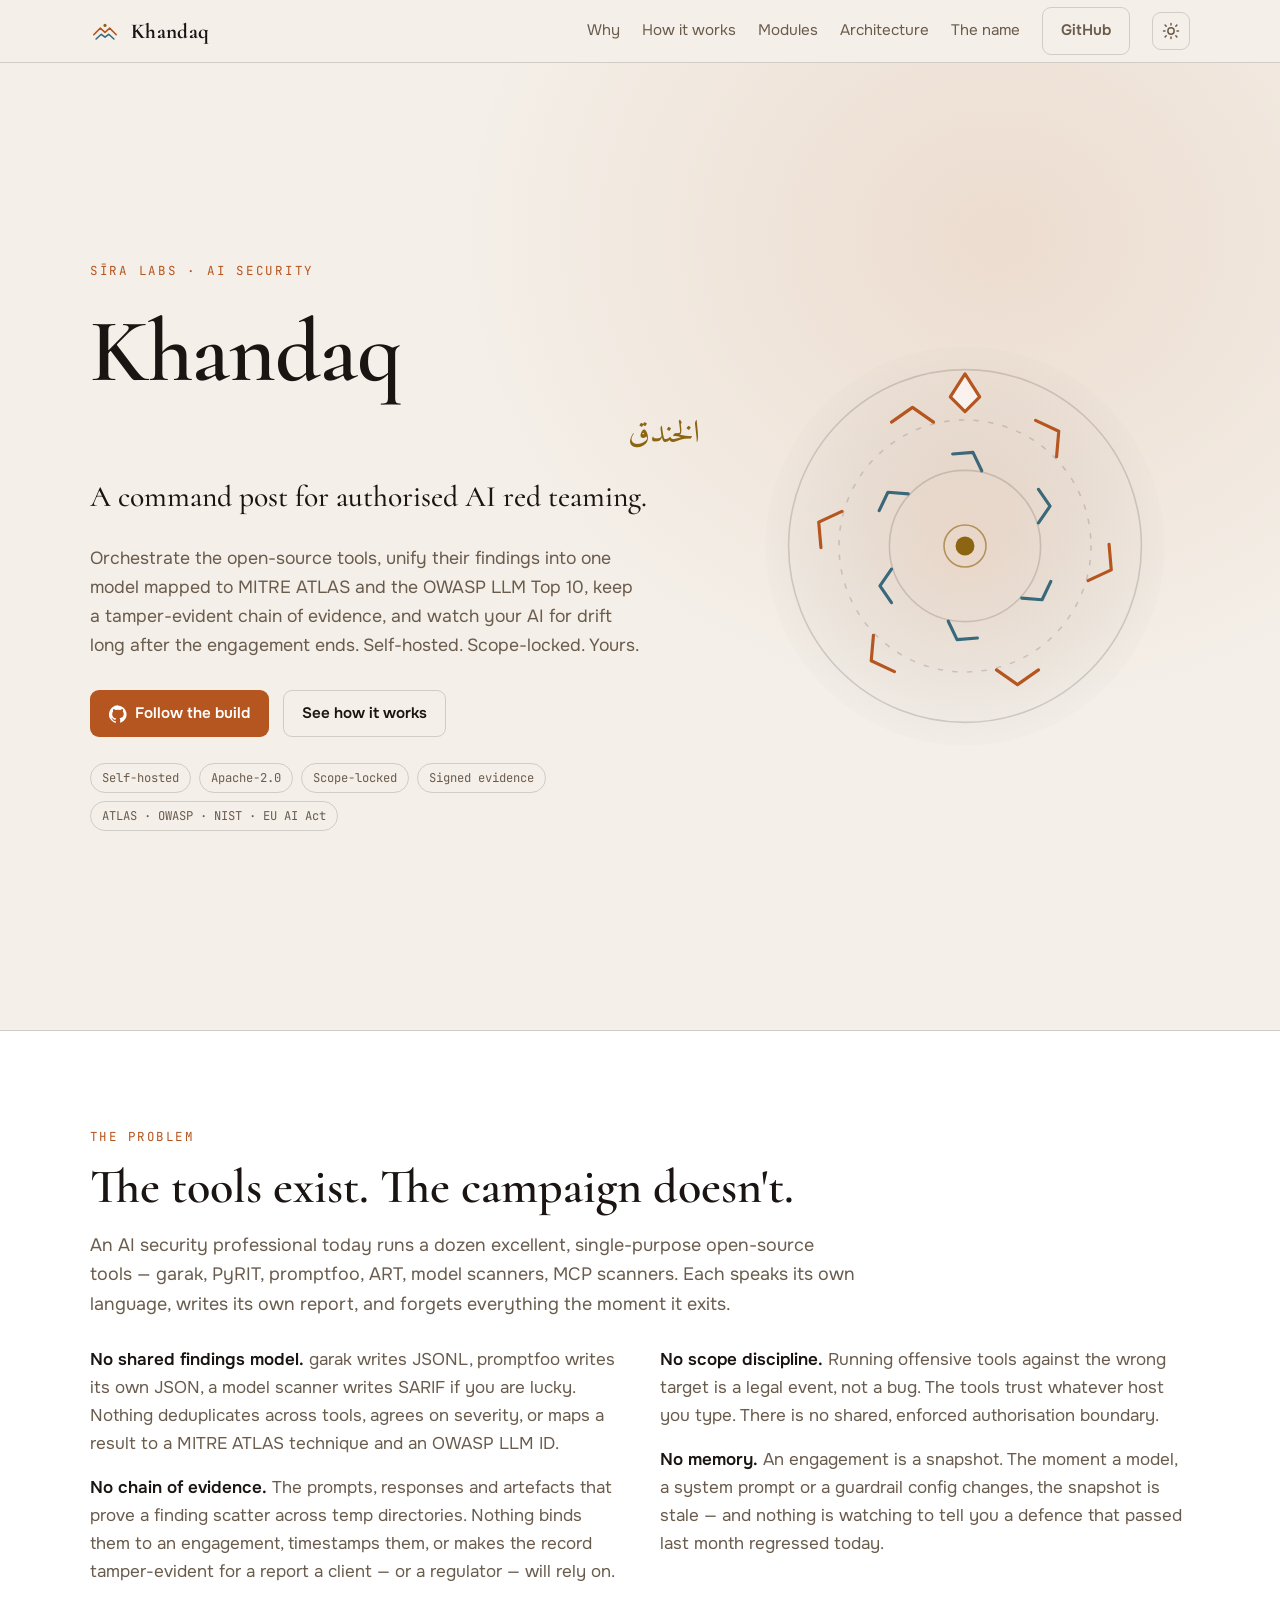
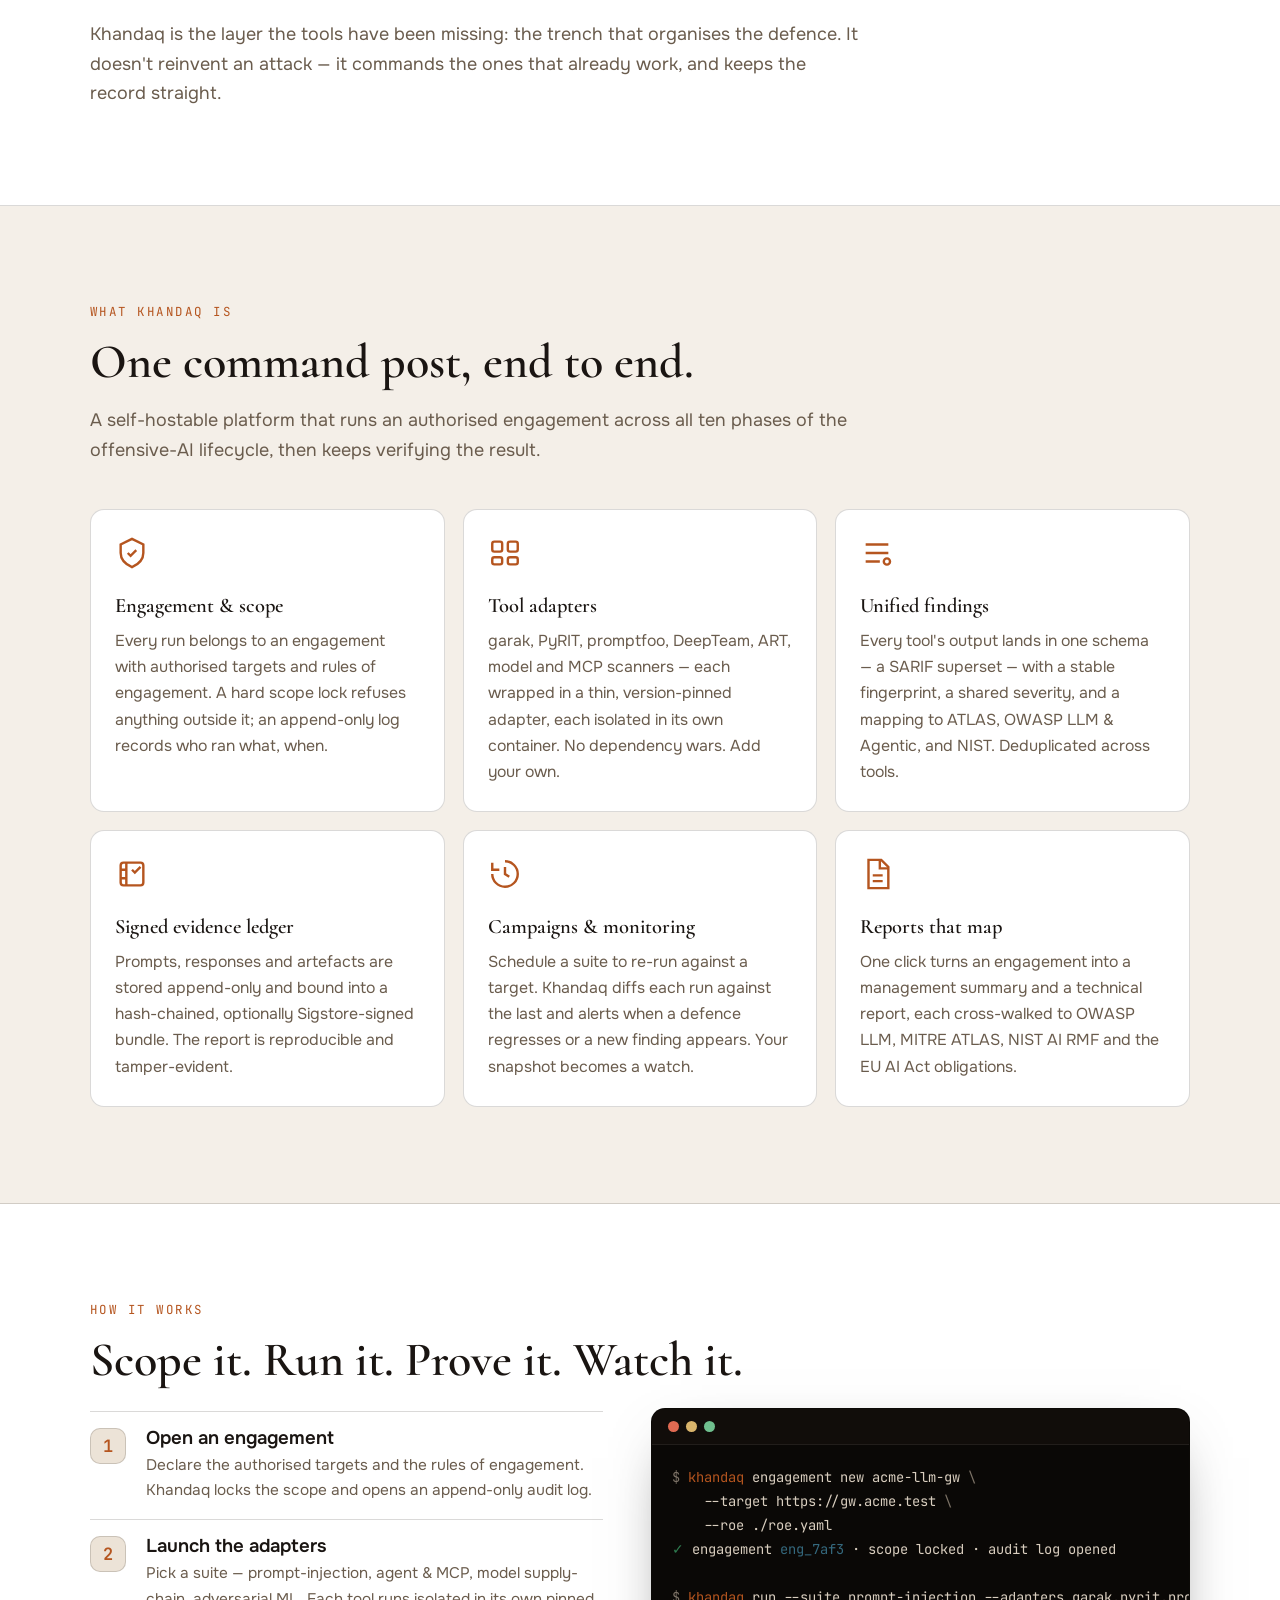
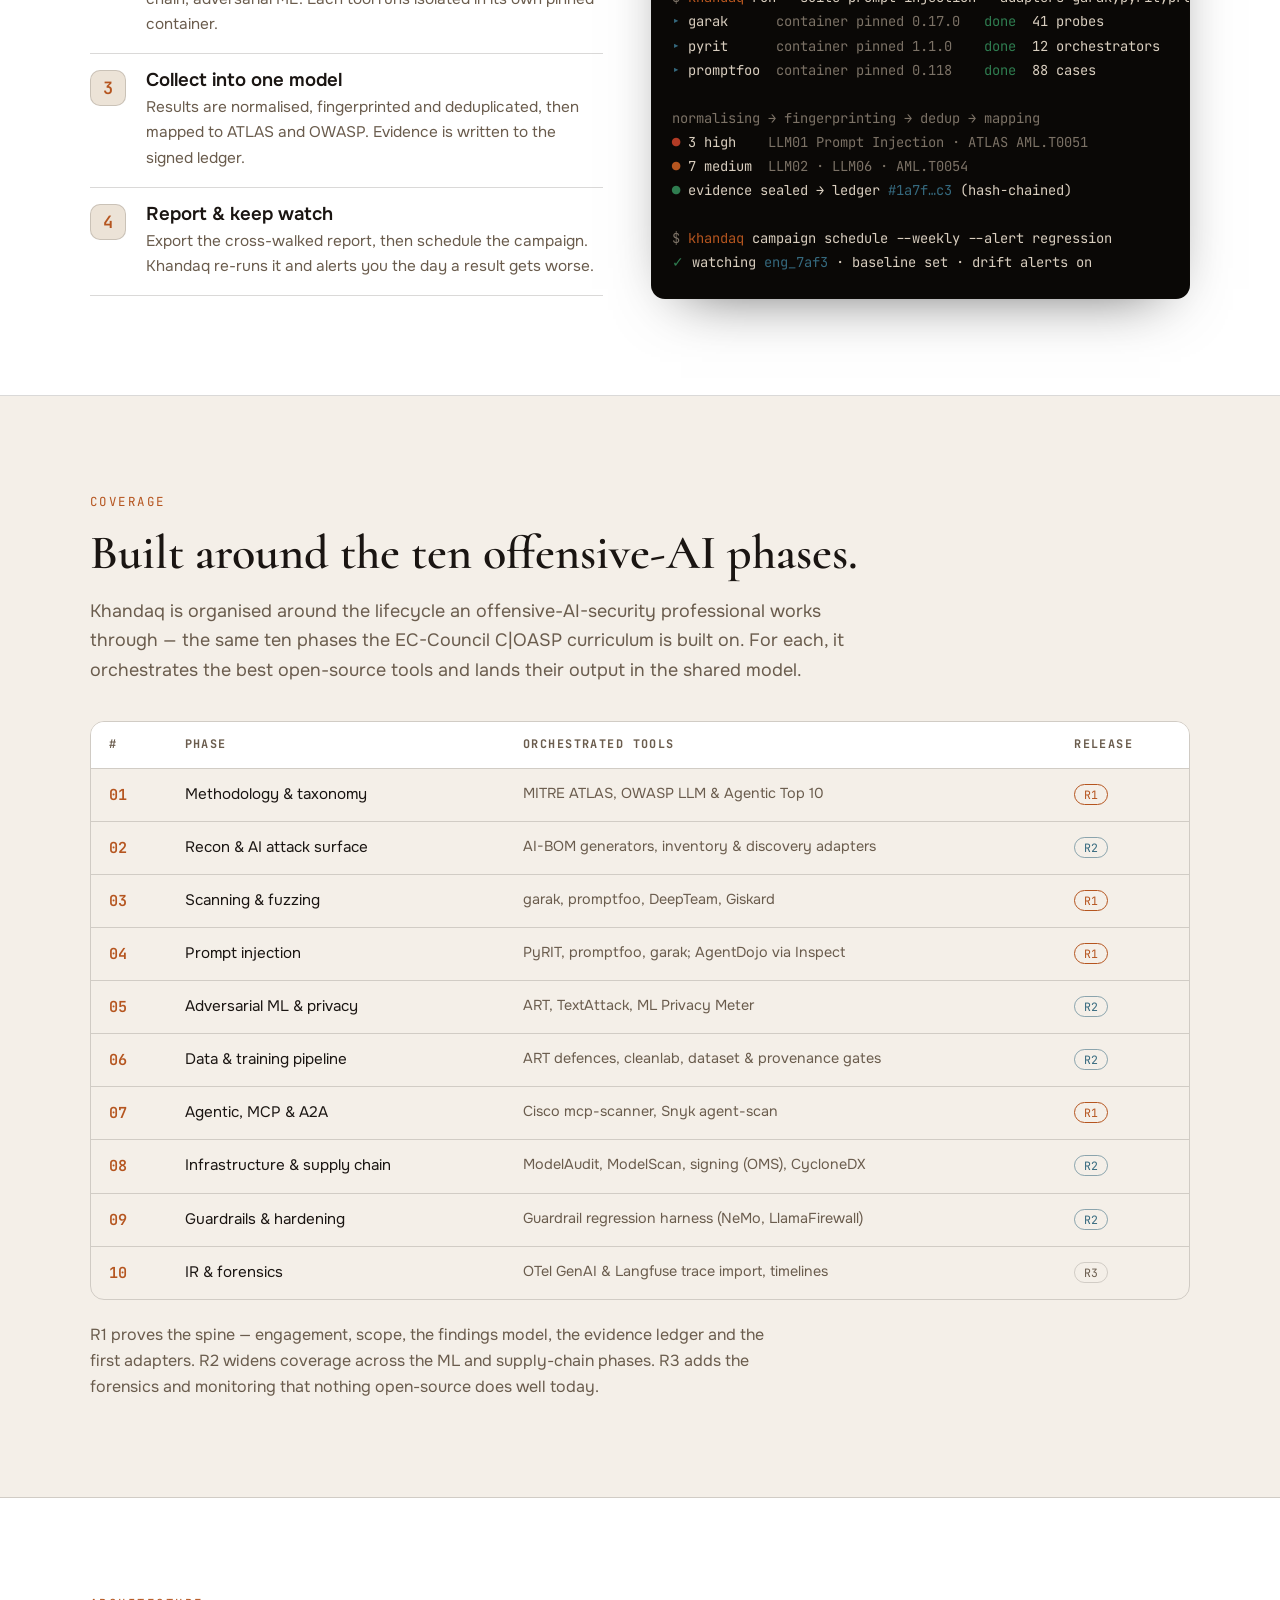
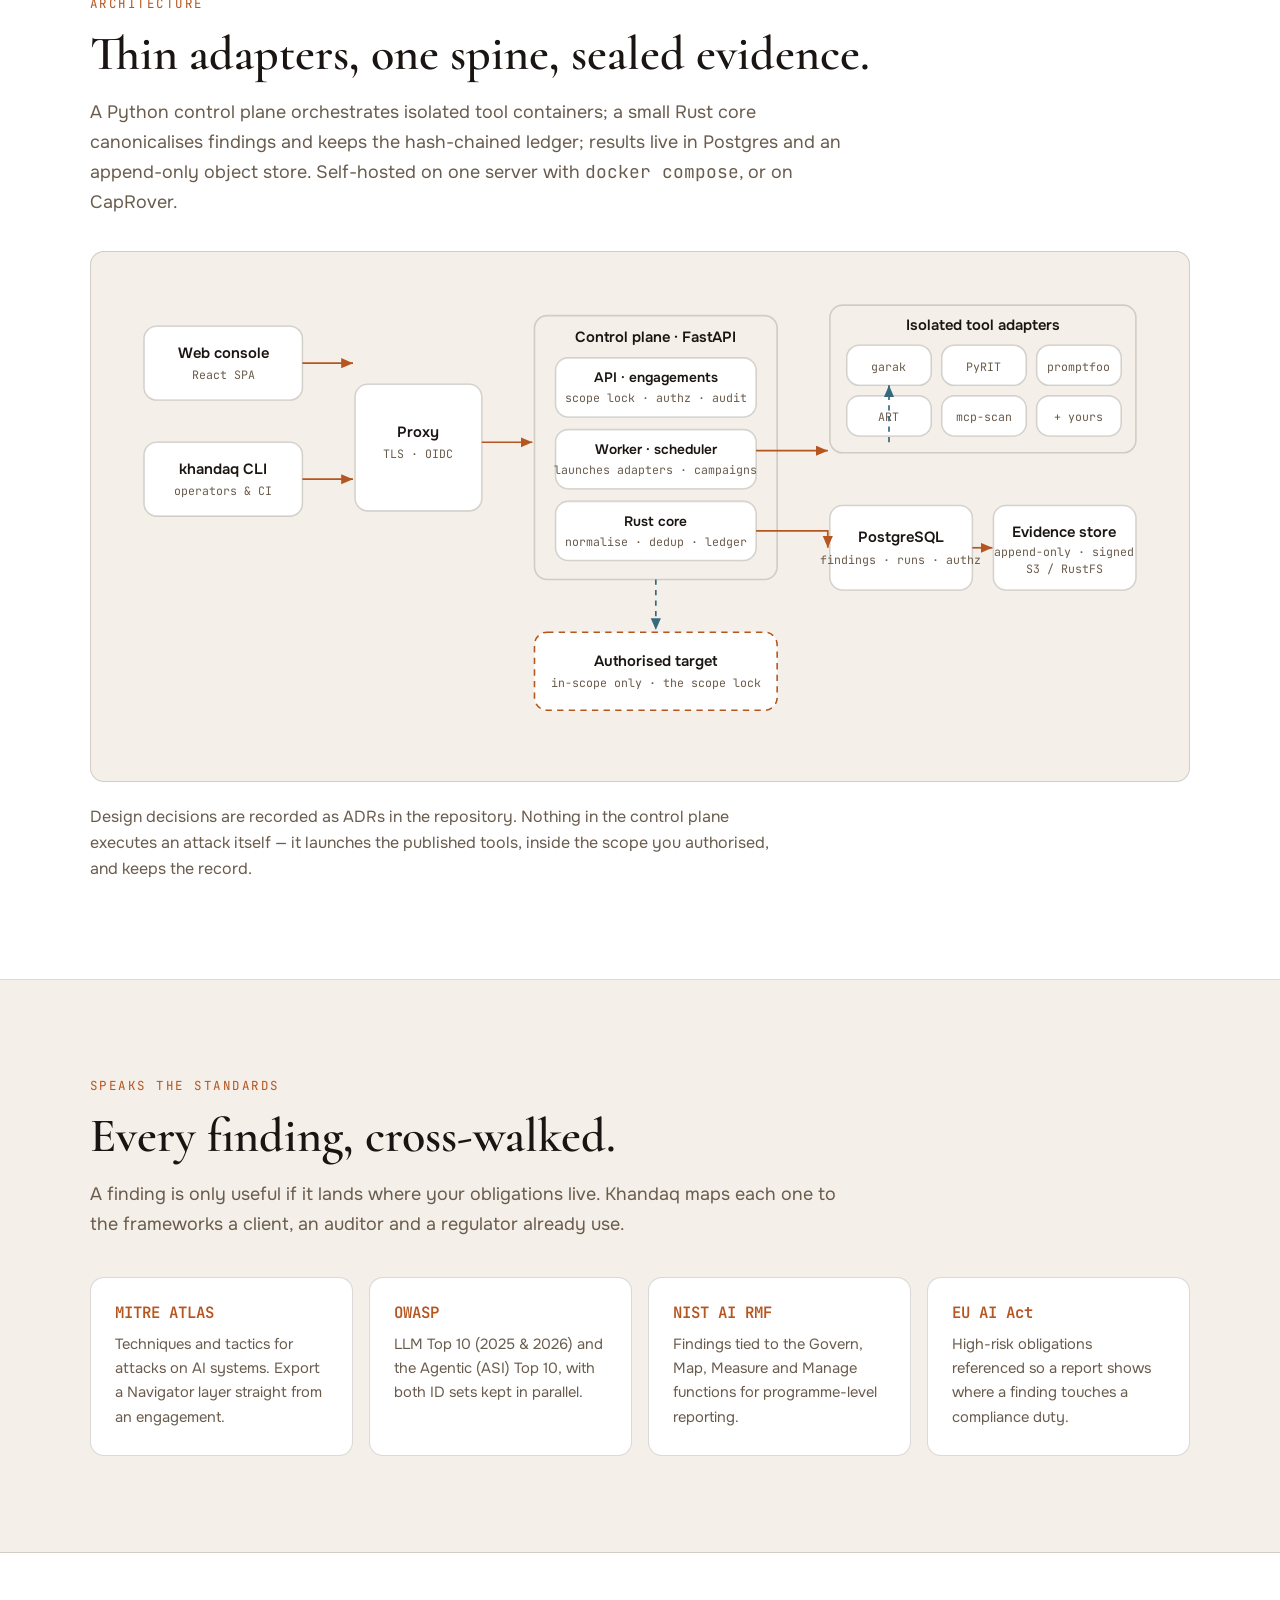
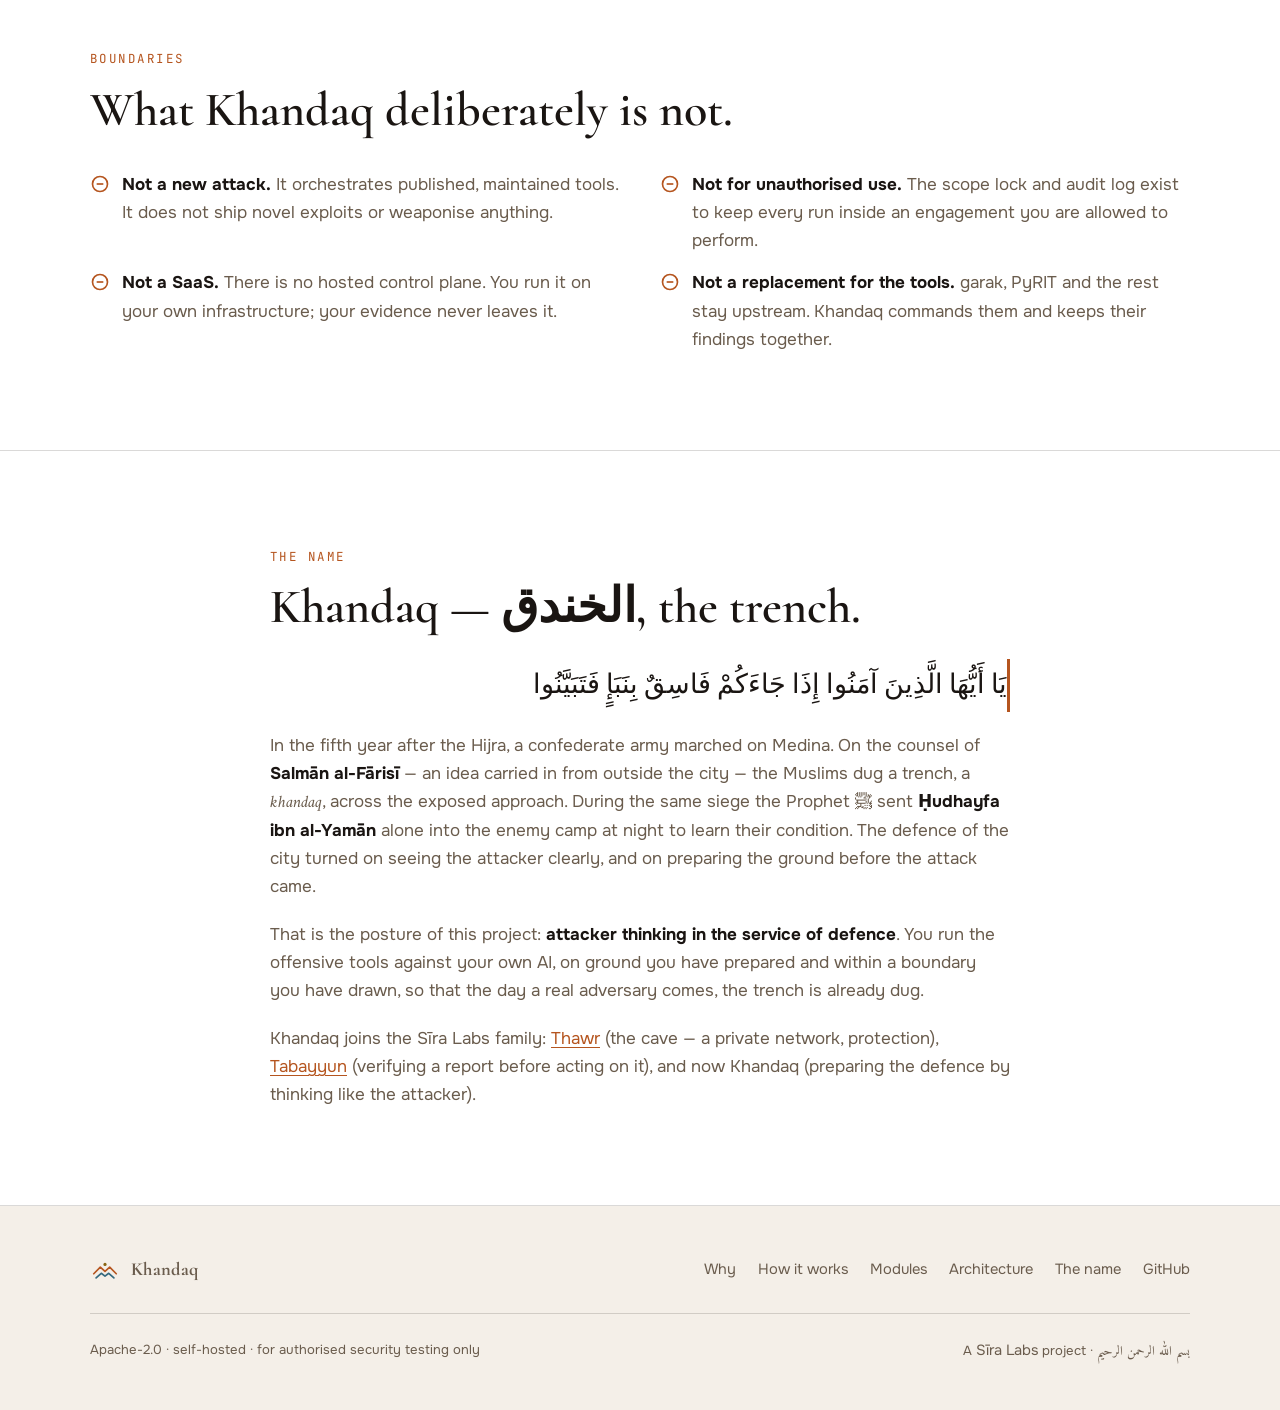
<file: khandaq/index.html>
<!doctype html>
<html lang="en">
<head>
<meta charset="utf-8">
<meta name="viewport" content="width=device-width, initial-scale=1, viewport-fit=cover">
<meta name="color-scheme" content="dark light">
<meta name="description" content="Khandaq is a self-hosted command post for authorised AI red-team engagements. It orchestrates the open-source tools, unifies their findings, keeps a tamper-evident chain of evidence, and watches your AI for drift over time.">
<meta property="og:title" content="Khandaq">
<meta property="og:description" content="A self-hosted command post for authorised AI red teaming. Orchestrate the tools, unify the findings, sign the evidence, watch for drift.">
<meta property="og:type" content="website">
<title>Khandaq</title>
<link rel="icon" href="data:image/svg+xml,%3Csvg xmlns=%22http://www.w3.org/2000/svg%22 viewBox=%220 0 64 64%22 width=%2264%22 height=%2264%22 role=%22img%22 aria-label=%22Khandaq%22%3E%3Crect width=%2264%22 height=%2264%22 rx=%2212%22 fill=%22%23161210%22/%3E%3Cg fill=%22none%22 stroke=%22%23d97a44%22 stroke-width=%223.4%22 stroke-linecap=%22round%22 stroke-linejoin=%22round%22%3E%3Cpath d=%22M10 40 L22 28 L32 36 L42 28 L54 40%22/%3E%3Cpath d=%22M14 48 L24 40 L32 45 L40 40 L50 48%22 stroke=%22%237fa6b8%22/%3E%3C/g%3E%3Ccircle cx=%2232%22 cy=%2222%22 r=%223.2%22 fill=%22%23e8ddcf%22/%3E%3C/svg%3E" type="image/svg+xml">
<link rel="preconnect" href="https://fonts.googleapis.com">
<link rel="preconnect" href="https://fonts.gstatic.com" crossorigin>
<link rel="stylesheet" href="https://fonts.googleapis.com/css2?family=Amiri:wght@400;700&family=Cormorant:wght@500;600;700&family=JetBrains+Mono:wght@400;500&family=Onest:wght@400;500;600&display=swap">
<style>
/* Layout: sticky header, hero (copy left, trench-earthwork rosette right), problem band,
   feature grid, steps beside a console panel, modules coverage table, architecture diagram,
   framework mapping, "not" list, origin note, footer. Geometry only, no figurative imagery. */
:root {
  --bg: #0f0d0b;
  --surface: #1a1613;
  --surface-2: #241e18;
  --fg: #f1ebe3;
  --muted: #b1a493;
  --accent: #d97a44;        /* ember / trench earth — the alert, the dug line */
  --accent-ink: #1a0d05;
  --steel: #7fa6b8;         /* defensive steel — the second line */
  --gold: #d9b46b;
  --bad: #e06a52;
  --ok: #6fbf8e;
  --line: rgba(217, 122, 68, 0.22);
  --glow: rgba(217, 122, 68, 0.14);
  --display: "Cormorant", "Iowan Old Style", Georgia, serif;
  --body: "Onest", system-ui, -apple-system, "Segoe UI", sans-serif;
  --mono: "JetBrains Mono", ui-monospace, SFMono-Regular, Menlo, Consolas, monospace;
  --arabic: "Amiri", "Noto Naskh Arabic", "Traditional Arabic", serif;
  color-scheme: dark;
}
@media (prefers-color-scheme: light) {
  :root:not([data-theme="dark"]) {
    --bg: #f4efe8; --surface: #ffffff; --surface-2: #ece3d7; --fg: #1a1512; --muted: #6a5c4d;
    --accent: #b5551f; --accent-ink: #ffffff; --steel: #35697e; --gold: #8a6512;
    --bad: #b23b25; --ok: #2f7d50;
    --line: rgba(26, 21, 18, 0.16); --glow: rgba(181, 85, 31, 0.12);
    color-scheme: light;
  }
}
:root[data-theme="light"] {
  --bg: #f4efe8; --surface: #ffffff; --surface-2: #ece3d7; --fg: #1a1512; --muted: #6a5c4d;
  --accent: #b5551f; --accent-ink: #ffffff; --steel: #35697e; --gold: #8a6512;
  --bad: #b23b25; --ok: #2f7d50;
  --line: rgba(26, 21, 18, 0.16); --glow: rgba(181, 85, 31, 0.12);
  color-scheme: light;
}

*, *::before, *::after { box-sizing: border-box; }
html { scroll-behavior: smooth; }
body {
  margin: 0; background: var(--bg); color: var(--fg);
  font: 400 1.0625rem/1.65 var(--body);
  -webkit-font-smoothing: antialiased; overflow-x: hidden;
}
a { color: var(--accent); text-underline-offset: 3px; }
a:hover { text-decoration-thickness: 2px; }
:focus-visible { outline: 2px solid var(--accent); outline-offset: 3px; border-radius: 3px; }
h1, h2, h3 { font-family: var(--display); font-weight: 600; margin: 0; text-wrap: balance; line-height: 1.12; }
p { margin: 0; }
code, pre, .mono { font-family: var(--mono); }
.wrap { width: 100%; max-width: 1180px; margin-inline: auto; padding-inline: clamp(16px, 4vw, 40px); }
.sr { position: absolute; width: 1px; height: 1px; overflow: hidden; clip: rect(0 0 0 0); white-space: nowrap; }
.skip { position: absolute; left: 16px; top: -60px; background: var(--accent); color: var(--accent-ink); padding: 8px 14px; z-index: 30; border-radius: 6px; }
.skip:focus { top: 8px; }
.ar { font-family: var(--arabic); }

/* header */
.bar { position: sticky; top: 0; z-index: 20; backdrop-filter: blur(10px);
  background: color-mix(in srgb, var(--bg) 82%, transparent); border-bottom: 1px solid var(--line); }
.bar .wrap { display: flex; align-items: center; gap: 18px; height: 62px; }
.brand { display: flex; align-items: center; gap: 11px; font-family: var(--display); font-size: 1.32rem; font-weight: 700; letter-spacing: .3px; color: var(--fg); text-decoration: none; }
.brand svg { width: 30px; height: 30px; flex: none; }
.nav { margin-left: auto; display: flex; gap: 22px; align-items: center; }
.nav a { color: var(--muted); text-decoration: none; font-size: .95rem; }
.nav a:hover { color: var(--fg); }
.btn { display: inline-flex; align-items: center; gap: 8px; border-radius: 9px; padding: 10px 18px;
  font-weight: 600; font-size: .95rem; text-decoration: none; border: 1px solid transparent; cursor: pointer; }
.btn-primary { background: var(--accent); color: var(--accent-ink); }
.btn-primary:hover { filter: brightness(1.07); }
.btn-ghost { background: transparent; color: var(--fg); border-color: var(--line); }
.btn-ghost:hover { border-color: var(--accent); }
.toggle { background: transparent; border: 1px solid var(--line); color: var(--muted); width: 38px; height: 38px; border-radius: 9px; cursor: pointer; display: grid; place-items: center; }
.toggle:hover { color: var(--fg); border-color: var(--accent); }
@media (max-width: 860px) { .nav a:not(.icononly) { display: none; } }

/* hero */
.hero { position: relative; overflow: hidden; border-bottom: 1px solid var(--line); }
.hero::before { content: ""; position: absolute; inset: 0;
  background: radial-gradient(60% 70% at 78% 18%, var(--glow), transparent 70%); pointer-events: none; }
.hero .wrap { display: grid; grid-template-columns: 1.15fr .85fr; gap: 40px; align-items: center; padding-block: clamp(52px, 8vw, 104px); }
.eyebrow { font-family: var(--mono); font-size: .78rem; letter-spacing: .22em; text-transform: uppercase; color: var(--accent); margin-bottom: 20px; }
.hero h1 { font-size: clamp(3.1rem, 8vw, 5.6rem); letter-spacing: -1px; }
.hero .tagline { font-family: var(--display); font-size: clamp(1.35rem, 3vw, 1.85rem); color: var(--fg); margin-top: 12px; font-weight: 500; }
.hero .ar-name { font-family: var(--arabic); font-size: 2rem; color: var(--gold); margin-top: 6px; direction: rtl; }
.hero p.lede { color: var(--muted); font-size: 1.1rem; margin-top: 22px; max-width: 46ch; }
.cta { margin-top: 30px; display: flex; gap: 14px; flex-wrap: wrap; }
.hero-art { aspect-ratio: 1; width: 100%; max-width: 420px; margin-inline: auto; }
@media (max-width: 880px) { .hero .wrap { grid-template-columns: 1fr; } .hero-art { grid-row: 1; max-width: 300px; } }

.tags { margin-top: 26px; display: flex; flex-wrap: wrap; gap: 8px; }
.tag { font-family: var(--mono); font-size: .76rem; color: var(--muted); border: 1px solid var(--line); border-radius: 999px; padding: 4px 11px; }

/* section scaffolding */
section { padding-block: clamp(52px, 8vw, 96px); border-bottom: 1px solid var(--line); }
.kicker { font-family: var(--mono); font-size: .78rem; letter-spacing: .2em; text-transform: uppercase; color: var(--accent); margin-bottom: 14px; }
.h2 { font-size: clamp(2rem, 4.4vw, 3rem); }
.lead { color: var(--muted); font-size: 1.12rem; max-width: 64ch; margin-top: 16px; }

/* problem band */
.band { background: var(--surface); }
.problem-grid { display: grid; grid-template-columns: 1fr 1fr; gap: 40px; margin-top: 10px; align-items: start; }
@media (max-width: 760px) { .problem-grid { grid-template-columns: 1fr; } }
.problem-grid p { color: var(--muted); margin-top: 16px; }
.problem-grid strong { color: var(--fg); font-weight: 600; }

/* feature grid */
.features { display: grid; grid-template-columns: repeat(3, 1fr); gap: 18px; margin-top: 44px; }
@media (max-width: 920px) { .features { grid-template-columns: repeat(2, 1fr); } }
@media (max-width: 580px) { .features { grid-template-columns: 1fr; } }
.card { background: var(--surface); border: 1px solid var(--line); border-radius: 14px; padding: 26px 24px; }
.card .ic { width: 34px; height: 34px; color: var(--accent); margin-bottom: 16px; }
.card h3 { font-size: 1.28rem; }
.card p { color: var(--muted); margin-top: 10px; font-size: .99rem; }

/* steps + console */
.how { display: grid; grid-template-columns: 1fr 1.05fr; gap: 48px; align-items: center; margin-top: 20px; }
@media (max-width: 860px) { .how { grid-template-columns: 1fr; } }
.steps { list-style: none; margin: 0; padding: 0; counter-reset: s; }
.steps li { position: relative; padding-left: 56px; padding-block: 16px; border-top: 1px solid var(--line); }
.steps li:last-child { border-bottom: 1px solid var(--line); }
.steps li::before { counter-increment: s; content: counter(s); position: absolute; left: 0; top: 16px;
  width: 36px; height: 36px; border-radius: 10px; background: var(--surface-2); color: var(--accent);
  border: 1px solid var(--line); display: grid; place-items: center; font-family: var(--mono); font-weight: 600; }
.steps h3 { font-size: 1.16rem; font-family: var(--body); font-weight: 600; }
.steps p { color: var(--muted); margin-top: 4px; font-size: .96rem; }
.console { background: #0a0806; border: 1px solid var(--line); border-radius: 14px; overflow: hidden; box-shadow: 0 20px 60px -30px rgba(0,0,0,.7); }
:root[data-theme="light"] .console, @media (prefers-color-scheme: light) { }
.console .top { display: flex; gap: 7px; padding: 12px 16px; border-bottom: 1px solid rgba(255,255,255,.07); background: #110d0a; }
.console .top i { width: 11px; height: 11px; border-radius: 50%; display: block; }
.console pre { margin: 0; padding: 20px 20px 24px; font-size: .86rem; line-height: 1.75; color: #d9cebf; overflow-x: auto; }
.console .c-accent { color: var(--accent); }
.console .c-steel { color: var(--steel); }
.console .c-ok { color: var(--ok); }
.console .c-bad { color: var(--bad); }
.console .c-dim { color: #7c7266; }

/* modules table */
.tablewrap { margin-top: 36px; overflow-x: auto; border: 1px solid var(--line); border-radius: 14px; }
table { border-collapse: collapse; width: 100%; font-size: .95rem; min-width: 640px; }
th, td { text-align: left; padding: 13px 18px; border-bottom: 1px solid var(--line); vertical-align: top; }
thead th { font-family: var(--mono); font-size: .74rem; letter-spacing: .12em; text-transform: uppercase; color: var(--muted); background: var(--surface); }
tbody tr:last-child td { border-bottom: none; }
td .m-no { font-family: var(--mono); color: var(--accent); font-weight: 600; }
td.tools { color: var(--muted); font-size: .9rem; }
.pill { font-family: var(--mono); font-size: .72rem; padding: 2px 9px; border-radius: 999px; border: 1px solid var(--line); white-space: nowrap; }
.pill.r1 { color: var(--accent); border-color: var(--accent); }
.pill.r2 { color: var(--steel); border-color: color-mix(in srgb, var(--steel) 55%, transparent); }
.pill.r3 { color: var(--muted); }

/* architecture */
.arch { background: var(--surface); }
.diagram { margin-top: 34px; width: 100%; border: 1px solid var(--line); border-radius: 14px; background: var(--bg); padding: clamp(16px, 3vw, 32px); }
.diagram svg { width: 100%; height: auto; display: block; }

/* framework map */
.fw { display: grid; grid-template-columns: repeat(4, 1fr); gap: 16px; margin-top: 38px; }
@media (max-width: 860px) { .fw { grid-template-columns: repeat(2, 1fr); } }
@media (max-width: 460px) { .fw { grid-template-columns: 1fr; } }
.fw .card h3 { font-family: var(--mono); font-size: .98rem; color: var(--accent); }
.fw .card p { font-size: .92rem; }

/* not list */
.not { display: grid; grid-template-columns: repeat(2, 1fr); gap: 14px 40px; margin-top: 34px; }
@media (max-width: 680px) { .not { grid-template-columns: 1fr; } }
.not div { display: flex; gap: 12px; align-items: flex-start; color: var(--muted); }
.not svg { color: var(--accent); flex: none; margin-top: 3px; }

/* origin */
.origin { background: var(--surface); }
.origin .wrap { max-width: 820px; }
.origin blockquote { border-inline-start: 3px solid var(--accent); margin: 24px 0 0; padding: 4px 0 4px 22px; color: var(--fg); font-family: var(--display); font-size: 1.5rem; }
.origin p { color: var(--muted); margin-top: 20px; }

/* footer */
footer { padding-block: 48px; }
.foot { display: flex; flex-wrap: wrap; gap: 20px 40px; align-items: center; justify-content: space-between; }
.foot .brand { font-size: 1.15rem; }
.foot nav { display: flex; gap: 22px; flex-wrap: wrap; }
.foot a { color: var(--muted); text-decoration: none; font-size: .92rem; }
.foot a:hover { color: var(--fg); }
.foot small { color: var(--muted); font-size: .82rem; }
.sira { color: var(--gold); }
.rot { animation: rot 48s linear infinite; transform-origin: 50% 50%; }
@media (prefers-reduced-motion: reduce) { .rot { animation: none; } html { scroll-behavior: auto; } }
@keyframes rot { to { transform: rotate(360deg); } }
</style>
<link rel="canonical" href="https://siralabs.org/khandaq/">
<meta property="og:url" content="https://siralabs.org/khandaq/">
</head>
<body>
<a class="skip" href="#main">Skip to content</a>

<header class="bar">
  <div class="wrap">
    <a class="brand" href="#top" aria-label="Khandaq home">
      <svg viewBox="0 0 64 64" aria-hidden="true"><rect width="64" height="64" rx="13" fill="none"/>
        <g fill="none" stroke="var(--accent)" stroke-width="3.4" stroke-linecap="round" stroke-linejoin="round">
          <path d="M8 40 L22 26 L32 35 L42 26 L56 40"/></g>
        <g fill="none" stroke="var(--steel)" stroke-width="3.4" stroke-linecap="round" stroke-linejoin="round">
          <path d="M13 49 L24 39 L32 45 L40 39 L51 49"/></g>
        <circle cx="32" cy="20" r="3.4" fill="var(--gold)"/></svg>
      Khandaq
    </a>
    <nav class="nav">
      <a href="#why">Why</a>
      <a href="#how">How it works</a>
      <a href="#modules">Modules</a>
      <a href="#architecture">Architecture</a>
      <a href="#origin">The name</a>
      <a class="btn btn-ghost" href="https://github.com/Sira-Labs/Khandaq">GitHub</a>
      <button class="toggle icononly" id="themeBtn" aria-label="Toggle colour theme" title="Toggle theme">
        <svg width="18" height="18" viewBox="0 0 24 24" fill="none" stroke="currentColor" stroke-width="2" stroke-linecap="round"><circle cx="12" cy="12" r="4.2"/><path d="M12 2v2M12 20v2M4.2 4.2l1.4 1.4M18.4 18.4l1.4 1.4M2 12h2M20 12h2M4.2 19.8l1.4-1.4M18.4 5.6l1.4-1.4"/></svg>
      </button>
    </nav>
  </div>
</header>

<a id="top"></a>
<main id="main">

<!-- HERO -->
<section class="hero" style="border-bottom:1px solid var(--line)">
  <div class="wrap">
    <div>
      <div class="eyebrow">Sīra Labs · AI security</div>
      <h1>Khandaq</h1>
      <div class="ar-name ar">الخندق</div>
      <p class="tagline">A command post for authorised AI red teaming.</p>
      <p class="lede">Orchestrate the open-source tools, unify their findings into one model mapped
        to MITRE ATLAS and the OWASP LLM Top 10, keep a tamper-evident chain of evidence, and
        watch your AI for drift long after the engagement ends. Self-hosted. Scope-locked. Yours.</p>
      <div class="cta">
        <a class="btn btn-primary" href="https://github.com/Sira-Labs/Khandaq">
          <svg width="18" height="18" viewBox="0 0 24 24" fill="currentColor" aria-hidden="true"><path d="M12 .5a12 12 0 0 0-3.8 23.4c.6.1.8-.3.8-.6v-2c-3.3.7-4-1.6-4-1.6-.6-1.4-1.4-1.8-1.4-1.8-1-.7.1-.7.1-.7 1.2.1 1.8 1.2 1.8 1.2 1 1.8 2.8 1.3 3.5 1 .1-.8.4-1.3.8-1.6-2.7-.3-5.5-1.3-5.5-5.9 0-1.3.5-2.4 1.2-3.2 0-.3-.5-1.5.2-3.2 0 0 1-.3 3.3 1.2a11.5 11.5 0 0 1 6 0C17.3 5 18.3 5.3 18.3 5.3c.7 1.7.2 2.9.1 3.2.8.8 1.2 1.9 1.2 3.2 0 4.6-2.8 5.6-5.5 5.9.4.4.8 1.1.8 2.2v3.3c0 .3.2.7.8.6A12 12 0 0 0 12 .5Z"/></svg>
          Follow the build
        </a>
        <a class="btn btn-ghost" href="#how">See how it works</a>
      </div>
      <div class="tags" aria-label="At a glance">
        <span class="tag">Self-hosted</span>
        <span class="tag">Apache-2.0</span>
        <span class="tag">Scope-locked</span>
        <span class="tag">Signed evidence</span>
        <span class="tag">ATLAS · OWASP · NIST · EU AI Act</span>
      </div>
    </div>
    <!-- Trench-earthwork rosette: nested chevron lines ringing a centre (Medina). Geometry only. -->
    <svg class="hero-art" viewBox="0 0 400 400" role="img" aria-label="Nested defensive earthworks ringing a centre point">
      <defs>
        <radialGradient id="rg" cx="50%" cy="50%" r="55%">
          <stop offset="0%" stop-color="var(--glow)"/><stop offset="100%" stop-color="transparent"/>
        </radialGradient>
      </defs>
      <circle cx="200" cy="200" r="190" fill="url(#rg)"/>
      <g class="rot">
        <g fill="none" stroke-linecap="round" stroke-linejoin="round">
          <!-- outer defensive ring, chevroned (the trench profile) -->
          <circle cx="200" cy="200" r="168" stroke="var(--line)" stroke-width="1.5"/>
          <circle cx="200" cy="200" r="120" stroke="var(--line)" stroke-width="1.5" stroke-dasharray="4 10"/>
          <circle cx="200" cy="200" r="72" stroke="var(--line)" stroke-width="1.5"/>
        </g>
        <!-- 12 chevron spokes = earthwork segments -->
        <g fill="none" stroke="var(--accent)" stroke-width="3" stroke-linecap="round" stroke-linejoin="round">
          <g id="chev"><path d="M200 36 l14 22 l-14 14 l-14 -14 z" fill="var(--surface)"/></g>
        </g>
      </g>
      <!-- static radial chevrons -->
      <g fill="none" stroke-linecap="round" stroke-linejoin="round" transform="translate(200,200)">
        <g stroke="var(--accent)" stroke-width="3">
          <path d="M-70 -118 l20 -14 l20 14" transform="rotate(0)"/>
          <path d="M-70 -118 l20 -14 l20 14" transform="rotate(60)"/>
          <path d="M-70 -118 l20 -14 l20 14" transform="rotate(120)"/>
          <path d="M-70 -118 l20 -14 l20 14" transform="rotate(180)"/>
          <path d="M-70 -118 l20 -14 l20 14" transform="rotate(240)"/>
          <path d="M-70 -118 l20 -14 l20 14" transform="rotate(300)"/>
        </g>
        <g stroke="var(--steel)" stroke-width="3">
          <path d="M-54 -70 l16 -11 l16 11" transform="rotate(30)"/>
          <path d="M-54 -70 l16 -11 l16 11" transform="rotate(90)"/>
          <path d="M-54 -70 l16 -11 l16 11" transform="rotate(150)"/>
          <path d="M-54 -70 l16 -11 l16 11" transform="rotate(210)"/>
          <path d="M-54 -70 l16 -11 l16 11" transform="rotate(270)"/>
          <path d="M-54 -70 l16 -11 l16 11" transform="rotate(330)"/>
        </g>
      </g>
      <circle cx="200" cy="200" r="9" fill="var(--gold)"/>
      <circle cx="200" cy="200" r="20" fill="none" stroke="var(--gold)" stroke-width="1.5" opacity=".6"/>
    </svg>
  </div>
</section>

<!-- WHY -->
<section id="why" class="band">
  <div class="wrap">
    <div class="kicker">The problem</div>
    <h2 class="h2">The tools exist. The campaign doesn't.</h2>
    <p class="lead">An AI security professional today runs a dozen excellent, single-purpose open-source
      tools — garak, PyRIT, promptfoo, ART, model scanners, MCP scanners. Each speaks its own language,
      writes its own report, and forgets everything the moment it exits.</p>
    <div class="problem-grid">
      <div>
        <p><strong>No shared findings model.</strong> garak writes JSONL, promptfoo writes its own JSON,
          a model scanner writes SARIF if you are lucky. Nothing deduplicates across tools, agrees on
          severity, or maps a result to a MITRE ATLAS technique and an OWASP LLM ID.</p>
        <p><strong>No chain of evidence.</strong> The prompts, responses and artefacts that prove a finding
          scatter across temp directories. Nothing binds them to an engagement, timestamps them, or makes
          the record tamper-evident for a report a client — or a regulator — will rely on.</p>
      </div>
      <div>
        <p><strong>No scope discipline.</strong> Running offensive tools against the wrong target is a
          legal event, not a bug. The tools trust whatever host you type. There is no shared, enforced
          authorisation boundary.</p>
        <p><strong>No memory.</strong> An engagement is a snapshot. The moment a model, a system prompt or
          a guardrail config changes, the snapshot is stale — and nothing is watching to tell you a defence
          that passed last month regressed today.</p>
      </div>
    </div>
    <p class="lead" style="margin-top:34px">Khandaq is the layer the tools have been missing: the trench
      that organises the defence. It doesn't reinvent an attack — it commands the ones that already work,
      and keeps the record straight.</p>
  </div>
</section>

<!-- WHAT IT IS / FEATURES -->
<section id="what">
  <div class="wrap">
    <div class="kicker">What Khandaq is</div>
    <h2 class="h2">One command post, end to end.</h2>
    <p class="lead">A self-hostable platform that runs an authorised engagement across all ten phases of
      the offensive-AI lifecycle, then keeps verifying the result.</p>
    <div class="features">
      <article class="card">
        <svg class="ic" viewBox="0 0 24 24" fill="none" stroke="currentColor" stroke-width="1.7"><path d="M12 2 4 6v6c0 5 3.5 8 8 10 4.5-2 8-5 8-10V6l-8-4Z"/><path d="M9 12l2 2 4-4"/></svg>
        <h3>Engagement &amp; scope</h3>
        <p>Every run belongs to an engagement with authorised targets and rules of engagement.
          A hard scope lock refuses anything outside it; an append-only log records who ran what, when.</p>
      </article>
      <article class="card">
        <svg class="ic" viewBox="0 0 24 24" fill="none" stroke="currentColor" stroke-width="1.7"><rect x="3" y="4" width="7" height="7" rx="1.5"/><rect x="14" y="4" width="7" height="7" rx="1.5"/><rect x="3" y="15" width="7" height="5" rx="1.5"/><rect x="14" y="15" width="7" height="5" rx="1.5"/></svg>
        <h3>Tool adapters</h3>
        <p>garak, PyRIT, promptfoo, DeepTeam, ART, model and MCP scanners — each wrapped in a thin,
          version-pinned adapter, each isolated in its own container. No dependency wars. Add your own.</p>
      </article>
      <article class="card">
        <svg class="ic" viewBox="0 0 24 24" fill="none" stroke="currentColor" stroke-width="1.7"><path d="M4 6h16M4 12h16M4 18h10"/><circle cx="19" cy="18" r="2.2"/></svg>
        <h3>Unified findings</h3>
        <p>Every tool's output lands in one schema — a SARIF superset — with a stable fingerprint,
          a shared severity, and a mapping to ATLAS, OWASP LLM &amp; Agentic, and NIST. Deduplicated across tools.</p>
      </article>
      <article class="card">
        <svg class="ic" viewBox="0 0 24 24" fill="none" stroke="currentColor" stroke-width="1.7"><rect x="4" y="4" width="16" height="16" rx="2"/><path d="M8 4v16M4 9h4M4 15h4"/><path d="M12 9l2 2 4-4"/></svg>
        <h3>Signed evidence ledger</h3>
        <p>Prompts, responses and artefacts are stored append-only and bound into a hash-chained,
          optionally Sigstore-signed bundle. The report is reproducible and tamper-evident.</p>
      </article>
      <article class="card">
        <svg class="ic" viewBox="0 0 24 24" fill="none" stroke="currentColor" stroke-width="1.7"><path d="M3 12a9 9 0 1 0 9-9"/><path d="M3 4v5h5"/><path d="M12 7v5l3 2"/></svg>
        <h3>Campaigns &amp; monitoring</h3>
        <p>Schedule a suite to re-run against a target. Khandaq diffs each run against the last and
          alerts when a defence regresses or a new finding appears. Your snapshot becomes a watch.</p>
      </article>
      <article class="card">
        <svg class="ic" viewBox="0 0 24 24" fill="none" stroke="currentColor" stroke-width="1.7"><path d="M6 2h9l5 5v15H6z"/><path d="M14 2v6h6M9 13h7M9 17h7"/></svg>
        <h3>Reports that map</h3>
        <p>One click turns an engagement into a management summary and a technical report, each cross-walked
          to OWASP LLM, MITRE ATLAS, NIST AI RMF and the EU AI Act obligations.</p>
      </article>
    </div>
  </div>
</section>

<!-- HOW IT WORKS -->
<section id="how" class="band">
  <div class="wrap">
    <div class="kicker">How it works</div>
    <h2 class="h2">Scope it. Run it. Prove it. Watch it.</h2>
    <div class="how">
      <ol class="steps">
        <li><h3>Open an engagement</h3><p>Declare the authorised targets and the rules of engagement.
          Khandaq locks the scope and opens an append-only audit log.</p></li>
        <li><h3>Launch the adapters</h3><p>Pick a suite — prompt-injection, agent &amp; MCP, model
          supply-chain, adversarial ML. Each tool runs isolated in its own pinned container.</p></li>
        <li><h3>Collect into one model</h3><p>Results are normalised, fingerprinted and deduplicated,
          then mapped to ATLAS and OWASP. Evidence is written to the signed ledger.</p></li>
        <li><h3>Report &amp; keep watch</h3><p>Export the cross-walked report, then schedule the campaign.
          Khandaq re-runs it and alerts you the day a result gets worse.</p></li>
      </ol>
      <div class="console" aria-hidden="true">
        <div class="top"><i style="background:#e06a52"></i><i style="background:#d9b46b"></i><i style="background:#6fbf8e"></i></div>
<pre><span class="c-dim">$</span> <span class="c-accent">khandaq</span> engagement new acme-llm-gw <span class="c-dim">\</span>
    --target https://gw.acme.test <span class="c-dim">\</span>
    --roe ./roe.yaml
<span class="c-ok">✓</span> engagement <span class="c-steel">eng_7af3</span> · scope locked · audit log opened

<span class="c-dim">$</span> <span class="c-accent">khandaq</span> run --suite prompt-injection --adapters garak,pyrit,promptfoo
<span class="c-steel">▸</span> garak      <span class="c-dim">container pinned 0.17.0</span>   <span class="c-ok">done</span>  41 probes
<span class="c-steel">▸</span> pyrit      <span class="c-dim">container pinned 1.1.0</span>    <span class="c-ok">done</span>  12 orchestrators
<span class="c-steel">▸</span> promptfoo  <span class="c-dim">container pinned 0.118</span>    <span class="c-ok">done</span>  88 cases

<span class="c-dim">normalising → fingerprinting → dedup → mapping</span>
<span class="c-bad">●</span> 3 high    <span class="c-dim">LLM01 Prompt Injection · ATLAS AML.T0051</span>
<span class="c-accent">●</span> 7 medium  <span class="c-dim">LLM02 · LLM06 · AML.T0054</span>
<span class="c-ok">●</span> evidence sealed → ledger <span class="c-steel">#1a7f…c3</span> (hash-chained)

<span class="c-dim">$</span> <span class="c-accent">khandaq</span> campaign schedule --weekly --alert regression
<span class="c-ok">✓</span> watching <span class="c-steel">eng_7af3</span> · baseline set · drift alerts on</pre>
      </div>
    </div>
  </div>
</section>

<!-- MODULES -->
<section id="modules">
  <div class="wrap">
    <div class="kicker">Coverage</div>
    <h2 class="h2">Built around the ten offensive-AI phases.</h2>
    <p class="lead">Khandaq is organised around the lifecycle an offensive-AI-security professional works
      through — the same ten phases the EC-Council C|OASP curriculum is built on. For each, it orchestrates
      the best open-source tools and lands their output in the shared model.</p>
    <div class="tablewrap">
      <table>
        <thead><tr><th>#</th><th>Phase</th><th>Orchestrated tools</th><th>Release</th></tr></thead>
        <tbody>
          <tr><td><span class="m-no">01</span></td><td>Methodology &amp; taxonomy</td><td class="tools">MITRE ATLAS, OWASP LLM &amp; Agentic Top 10</td><td><span class="pill r1">R1</span></td></tr>
          <tr><td><span class="m-no">02</span></td><td>Recon &amp; AI attack surface</td><td class="tools">AI-BOM generators, inventory &amp; discovery adapters</td><td><span class="pill r2">R2</span></td></tr>
          <tr><td><span class="m-no">03</span></td><td>Scanning &amp; fuzzing</td><td class="tools">garak, promptfoo, DeepTeam, Giskard</td><td><span class="pill r1">R1</span></td></tr>
          <tr><td><span class="m-no">04</span></td><td>Prompt injection</td><td class="tools">PyRIT, promptfoo, garak; AgentDojo via Inspect</td><td><span class="pill r1">R1</span></td></tr>
          <tr><td><span class="m-no">05</span></td><td>Adversarial ML &amp; privacy</td><td class="tools">ART, TextAttack, ML Privacy Meter</td><td><span class="pill r2">R2</span></td></tr>
          <tr><td><span class="m-no">06</span></td><td>Data &amp; training pipeline</td><td class="tools">ART defences, cleanlab, dataset &amp; provenance gates</td><td><span class="pill r2">R2</span></td></tr>
          <tr><td><span class="m-no">07</span></td><td>Agentic, MCP &amp; A2A</td><td class="tools">Cisco mcp-scanner, Snyk agent-scan</td><td><span class="pill r1">R1</span></td></tr>
          <tr><td><span class="m-no">08</span></td><td>Infrastructure &amp; supply chain</td><td class="tools">ModelAudit, ModelScan, signing (OMS), CycloneDX</td><td><span class="pill r2">R2</span></td></tr>
          <tr><td><span class="m-no">09</span></td><td>Guardrails &amp; hardening</td><td class="tools">Guardrail regression harness (NeMo, LlamaFirewall)</td><td><span class="pill r2">R2</span></td></tr>
          <tr><td><span class="m-no">10</span></td><td>IR &amp; forensics</td><td class="tools">OTel GenAI &amp; Langfuse trace import, timelines</td><td><span class="pill r3">R3</span></td></tr>
        </tbody>
      </table>
    </div>
    <p class="lead" style="margin-top:22px;font-size:1rem">R1 proves the spine — engagement, scope, the findings
      model, the evidence ledger and the first adapters. R2 widens coverage across the ML and supply-chain
      phases. R3 adds the forensics and monitoring that nothing open-source does well today.</p>
  </div>
</section>

<!-- ARCHITECTURE -->
<section id="architecture" class="arch">
  <div class="wrap">
    <div class="kicker">Architecture</div>
    <h2 class="h2">Thin adapters, one spine, sealed evidence.</h2>
    <p class="lead">A Python control plane orchestrates isolated tool containers; a small Rust core
      canonicalises findings and keeps the hash-chained ledger; results live in Postgres and an
      append-only object store. Self-hosted on one server with <code>docker compose</code>, or on CapRover.</p>
    <div class="diagram">
      <svg viewBox="0 0 980 440" role="img" aria-label="Khandaq architecture: browser and CLI talk to the API; a worker launches isolated tool adapters; the Rust core normalises findings into Postgres and a signed evidence store.">
        <defs>
          <style>
            .bx{fill:var(--surface);stroke:var(--line);stroke-width:1.5;rx:12}
            .lbl{font-family:var(--body);font-size:14px;fill:var(--fg);font-weight:600}
            .sub{font-family:var(--mono);font-size:11px;fill:var(--muted)}
            .fl{stroke:var(--accent);stroke-width:1.6;fill:none;marker-end:url(#ar)}
            .fl2{stroke:var(--steel);stroke-width:1.6;fill:none;stroke-dasharray:5 5;marker-end:url(#ar2)}
          </style>
          <marker id="ar" markerWidth="9" markerHeight="9" refX="7" refY="3" orient="auto"><path d="M0 0l7 3-7 3z" fill="var(--accent)"/></marker>
          <marker id="ar2" markerWidth="9" markerHeight="9" refX="7" refY="3" orient="auto"><path d="M0 0l7 3-7 3z" fill="var(--steel)"/></marker>
        </defs>
        <!-- clients -->
        <rect class="bx" x="20" y="40" width="150" height="70" rx="12"/><text class="lbl" x="95" y="70" text-anchor="middle">Web console</text><text class="sub" x="95" y="90" text-anchor="middle">React SPA</text>
        <rect class="bx" x="20" y="150" width="150" height="70" rx="12"/><text class="lbl" x="95" y="180" text-anchor="middle">khandaq CLI</text><text class="sub" x="95" y="200" text-anchor="middle">operators &amp; CI</text>
        <!-- proxy -->
        <rect class="bx" x="220" y="95" width="120" height="120" rx="12"/><text class="lbl" x="280" y="145" text-anchor="middle">Proxy</text><text class="sub" x="280" y="165" text-anchor="middle">TLS · OIDC</text>
        <!-- control plane -->
        <rect class="bx" x="390" y="30" width="230" height="250" rx="12" style="fill:var(--bg)"/>
        <text class="lbl" x="505" y="55" text-anchor="middle">Control plane · FastAPI</text>
        <rect class="bx" x="410" y="70" width="190" height="56" rx="10"/><text class="lbl" x="505" y="93" text-anchor="middle" style="font-size:13px">API · engagements</text><text class="sub" x="505" y="112" text-anchor="middle">scope lock · authz · audit</text>
        <rect class="bx" x="410" y="138" width="190" height="56" rx="10"/><text class="lbl" x="505" y="161" text-anchor="middle" style="font-size:13px">Worker · scheduler</text><text class="sub" x="505" y="180" text-anchor="middle">launches adapters · campaigns</text>
        <rect class="bx" x="410" y="206" width="190" height="56" rx="10"/><text class="lbl" x="505" y="229" text-anchor="middle" style="font-size:13px">Rust core</text><text class="sub" x="505" y="248" text-anchor="middle">normalise · dedup · ledger</text>
        <!-- adapters -->
        <rect class="bx" x="670" y="20" width="290" height="140" rx="12" style="fill:var(--bg)"/>
        <text class="lbl" x="815" y="44" text-anchor="middle">Isolated tool adapters</text>
        <rect class="bx" x="686" y="58" width="80" height="38" rx="9"/><text class="sub" x="726" y="82" text-anchor="middle">garak</text>
        <rect class="bx" x="776" y="58" width="80" height="38" rx="9"/><text class="sub" x="816" y="82" text-anchor="middle">PyRIT</text>
        <rect class="bx" x="866" y="58" width="80" height="38" rx="9"/><text class="sub" x="906" y="82" text-anchor="middle">promptfoo</text>
        <rect class="bx" x="686" y="106" width="80" height="38" rx="9"/><text class="sub" x="726" y="130" text-anchor="middle">ART</text>
        <rect class="bx" x="776" y="106" width="80" height="38" rx="9"/><text class="sub" x="816" y="130" text-anchor="middle">mcp-scan</text>
        <rect class="bx" x="866" y="106" width="80" height="38" rx="9"/><text class="sub" x="906" y="130" text-anchor="middle">+ yours</text>
        <!-- storage -->
        <rect class="bx" x="670" y="210" width="135" height="80" rx="12"/><text class="lbl" x="737" y="245" text-anchor="middle">PostgreSQL</text><text class="sub" x="737" y="265" text-anchor="middle">findings · runs · authz</text>
        <rect class="bx" x="825" y="210" width="135" height="80" rx="12"/><text class="lbl" x="892" y="240" text-anchor="middle">Evidence store</text><text class="sub" x="892" y="258" text-anchor="middle">append-only · signed</text><text class="sub" x="892" y="274" text-anchor="middle">S3 / RustFS</text>
        <!-- target -->
        <rect class="bx" x="390" y="330" width="230" height="74" rx="12" style="stroke:var(--accent);stroke-dasharray:6 5"/>
        <text class="lbl" x="505" y="362" text-anchor="middle">Authorised target</text><text class="sub" x="505" y="382" text-anchor="middle">in-scope only · the scope lock</text>
        <!-- flows -->
        <path class="fl" d="M170 75 H218"/><path class="fl" d="M170 185 H218"/>
        <path class="fl" d="M340 150 H388"/>
        <path class="fl" d="M600 158 H668"/>
        <path class="fl" d="M600 234 H668 V250"/>
        <path class="fl" d="M805 250 H824"/>
        <path class="fl2" d="M726 150 V96"/>
        <path class="fl2" d="M505 280 V328"/>
      </svg>
    </div>
    <p class="lead" style="margin-top:22px;font-size:1rem">Design decisions are recorded as ADRs in the
      repository. Nothing in the control plane executes an attack itself — it launches the published tools,
      inside the scope you authorised, and keeps the record.</p>
  </div>
</section>

<!-- FRAMEWORK MAP -->
<section id="frameworks">
  <div class="wrap">
    <div class="kicker">Speaks the standards</div>
    <h2 class="h2">Every finding, cross-walked.</h2>
    <p class="lead">A finding is only useful if it lands where your obligations live. Khandaq maps each one
      to the frameworks a client, an auditor and a regulator already use.</p>
    <div class="fw">
      <article class="card"><h3>MITRE ATLAS</h3><p>Techniques and tactics for attacks on AI systems. Export a Navigator layer straight from an engagement.</p></article>
      <article class="card"><h3>OWASP</h3><p>LLM Top 10 (2025 &amp; 2026) and the Agentic (ASI) Top 10, with both ID sets kept in parallel.</p></article>
      <article class="card"><h3>NIST AI RMF</h3><p>Findings tied to the Govern, Map, Measure and Manage functions for programme-level reporting.</p></article>
      <article class="card"><h3>EU AI Act</h3><p>High-risk obligations referenced so a report shows where a finding touches a compliance duty.</p></article>
    </div>
  </div>
</section>

<!-- NOT -->
<section class="band">
  <div class="wrap">
    <div class="kicker">Boundaries</div>
    <h2 class="h2">What Khandaq deliberately is not.</h2>
    <div class="not">
      <div><svg width="20" height="20" viewBox="0 0 24 24" fill="none" stroke="currentColor" stroke-width="2"><circle cx="12" cy="12" r="9"/><path d="M8 12h8"/></svg><span><strong style="color:var(--fg)">Not a new attack.</strong> It orchestrates published, maintained tools. It does not ship novel exploits or weaponise anything.</span></div>
      <div><svg width="20" height="20" viewBox="0 0 24 24" fill="none" stroke="currentColor" stroke-width="2"><circle cx="12" cy="12" r="9"/><path d="M8 12h8"/></svg><span><strong style="color:var(--fg)">Not for unauthorised use.</strong> The scope lock and audit log exist to keep every run inside an engagement you are allowed to perform.</span></div>
      <div><svg width="20" height="20" viewBox="0 0 24 24" fill="none" stroke="currentColor" stroke-width="2"><circle cx="12" cy="12" r="9"/><path d="M8 12h8"/></svg><span><strong style="color:var(--fg)">Not a SaaS.</strong> There is no hosted control plane. You run it on your own infrastructure; your evidence never leaves it.</span></div>
      <div><svg width="20" height="20" viewBox="0 0 24 24" fill="none" stroke="currentColor" stroke-width="2"><circle cx="12" cy="12" r="9"/><path d="M8 12h8"/></svg><span><strong style="color:var(--fg)">Not a replacement for the tools.</strong> garak, PyRIT and the rest stay upstream. Khandaq commands them and keeps their findings together.</span></div>
    </div>
  </div>
</section>

<!-- ORIGIN -->
<section id="origin" class="origin">
  <div class="wrap">
    <div class="kicker">The name</div>
    <h2 class="h2">Khandaq — الخندق, the trench.</h2>
    <blockquote class="ar" dir="rtl" style="font-size:1.7rem">يَا أَيُّهَا الَّذِينَ آمَنُوا إِذَا جَاءَكُمْ فَاسِقٌ بِنَبَإٍ فَتَبَيَّنُوا</blockquote>
    <p>In the fifth year after the Hijra, a confederate army marched on Medina. On the counsel of
      <strong style="color:var(--fg)">Salmān al-Fārisī</strong> — an idea carried in from outside the city — the
      Muslims dug a trench, a <em class="ar">khandaq</em>, across the exposed approach. During the same siege
      the Prophet ﷺ sent <strong style="color:var(--fg)">Ḥudhayfa ibn al-Yamān</strong> alone into the enemy
      camp at night to learn their condition. The defence of the city turned on seeing the attacker clearly,
      and on preparing the ground before the attack came.</p>
    <p>That is the posture of this project: <strong style="color:var(--fg)">attacker thinking in the service of
      defence</strong>. You run the offensive tools against your own AI, on ground you have prepared and within
      a boundary you have drawn, so that the day a real adversary comes, the trench is already dug.</p>
    <p>Khandaq joins the Sīra Labs family: <a href="https://github.com/Sira-Labs/Thawr">Thawr</a> (the cave —
      a private network, protection), <a href="https://github.com/Sira-Labs/Tabayyun">Tabayyun</a> (verifying a
      report before acting on it), and now Khandaq (preparing the defence by thinking like the attacker).</p>
  </div>
</section>

</main>

<footer>
  <div class="wrap">
    <div class="foot">
      <a class="brand" href="#top">
        <svg viewBox="0 0 64 64" width="26" height="26" aria-hidden="true">
          <g fill="none" stroke="var(--accent)" stroke-width="3.6" stroke-linecap="round" stroke-linejoin="round"><path d="M8 40 L22 26 L32 35 L42 26 L56 40"/></g>
          <g fill="none" stroke="var(--steel)" stroke-width="3.6" stroke-linecap="round" stroke-linejoin="round"><path d="M13 49 L24 39 L32 45 L40 39 L51 49"/></g>
          <circle cx="32" cy="20" r="3.4" fill="var(--gold)"/></svg>
        Khandaq
      </a>
      <nav>
        <a href="#why">Why</a><a href="#how">How it works</a><a href="#modules">Modules</a>
        <a href="#architecture">Architecture</a><a href="#origin">The name</a>
        <a href="https://github.com/Sira-Labs/Khandaq">GitHub</a>
      </nav>
    </div>
    <div class="foot" style="margin-top:28px;border-top:1px solid var(--line);padding-top:24px">
      <small>Apache-2.0 · self-hosted · for authorised security testing only</small>
      <small>A <a class="sira" href="/">Sīra Labs</a> project · <span class="ar">بسم الله الرحمن الرحيم</span></small>
    </div>
  </div>
</footer>

<script>
  (function () {
    var key = "khandaq-theme";
    var btn = document.getElementById("themeBtn");
    try { var saved = localStorage.getItem(key); if (saved) document.documentElement.setAttribute("data-theme", saved); } catch (e) {}
    btn.addEventListener("click", function () {
      var cur = document.documentElement.getAttribute("data-theme");
      var next = cur === "light" ? "dark" : (cur === "dark" ? "light" : (matchMedia("(prefers-color-scheme: dark)").matches ? "light" : "dark"));
      document.documentElement.setAttribute("data-theme", next);
      try { localStorage.setItem(key, next); } catch (e) {}
    });
  })();
</script>
</body>
</html>
</file>
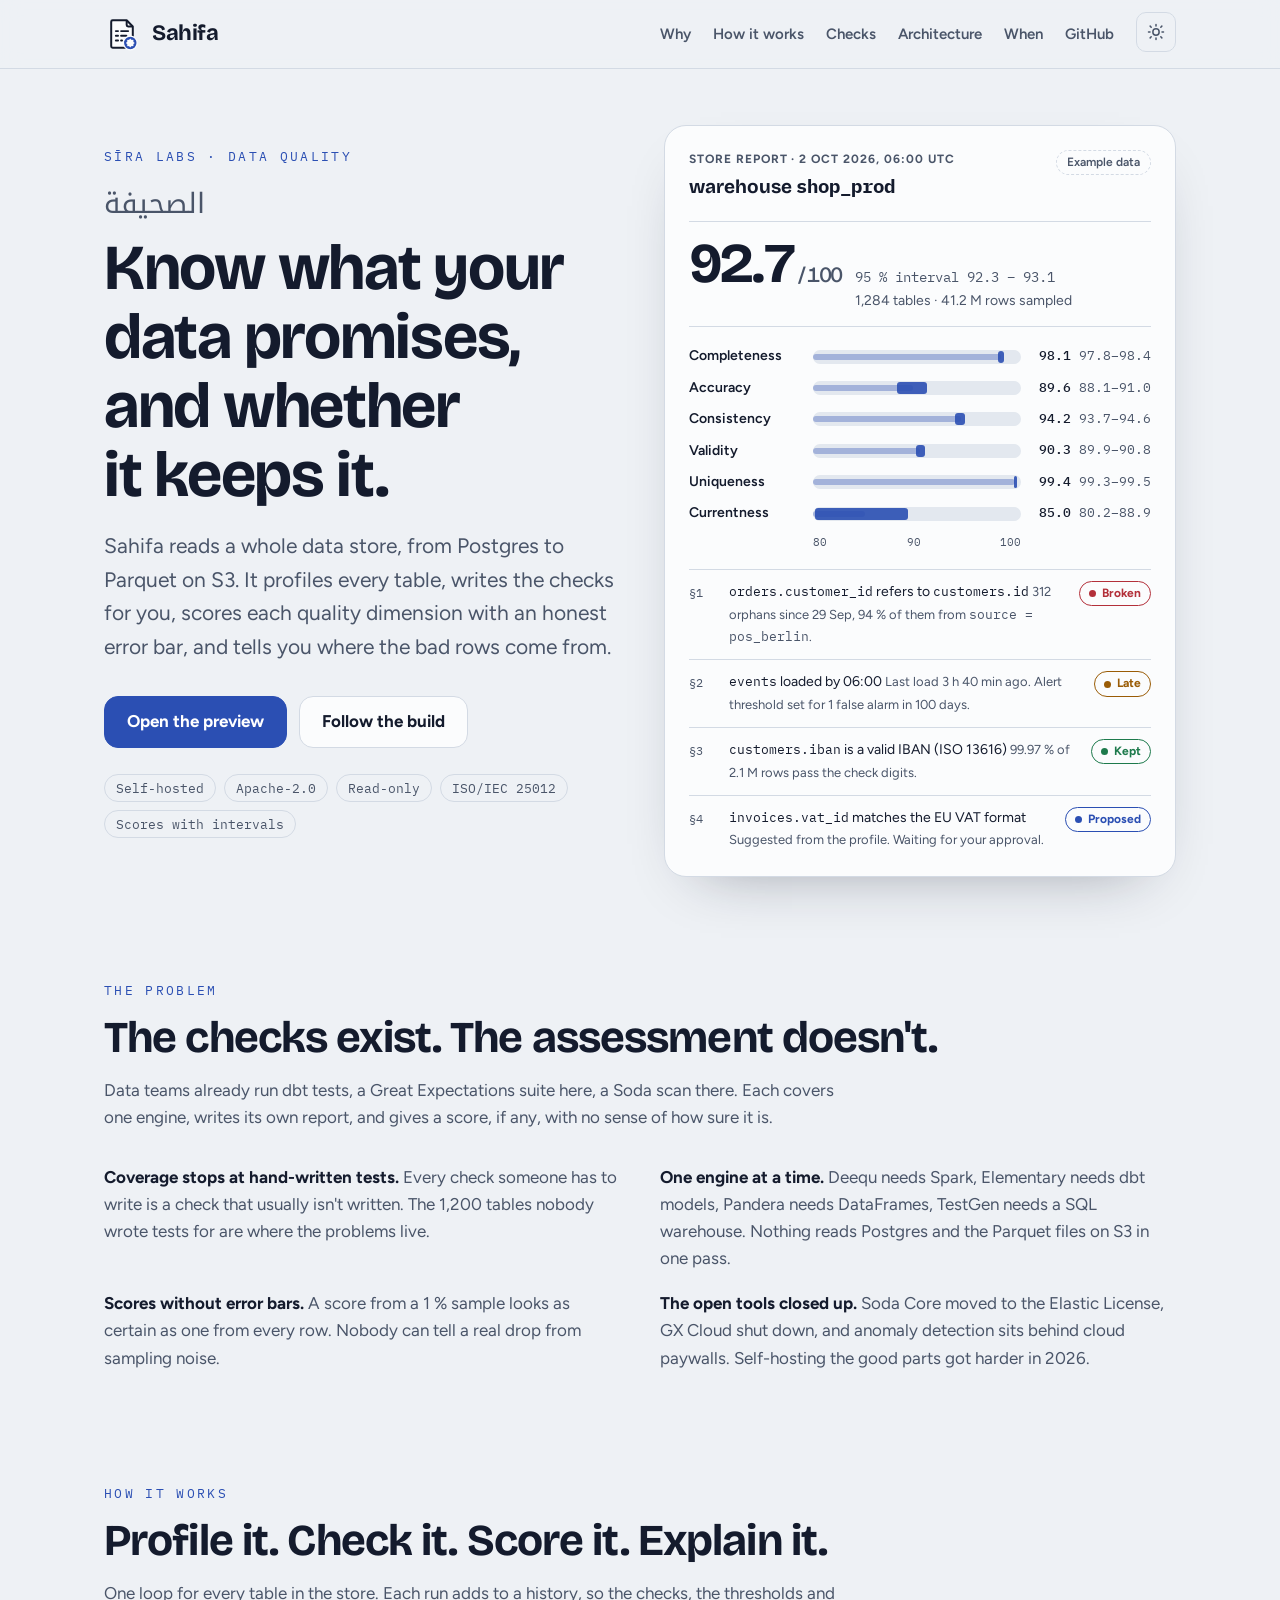
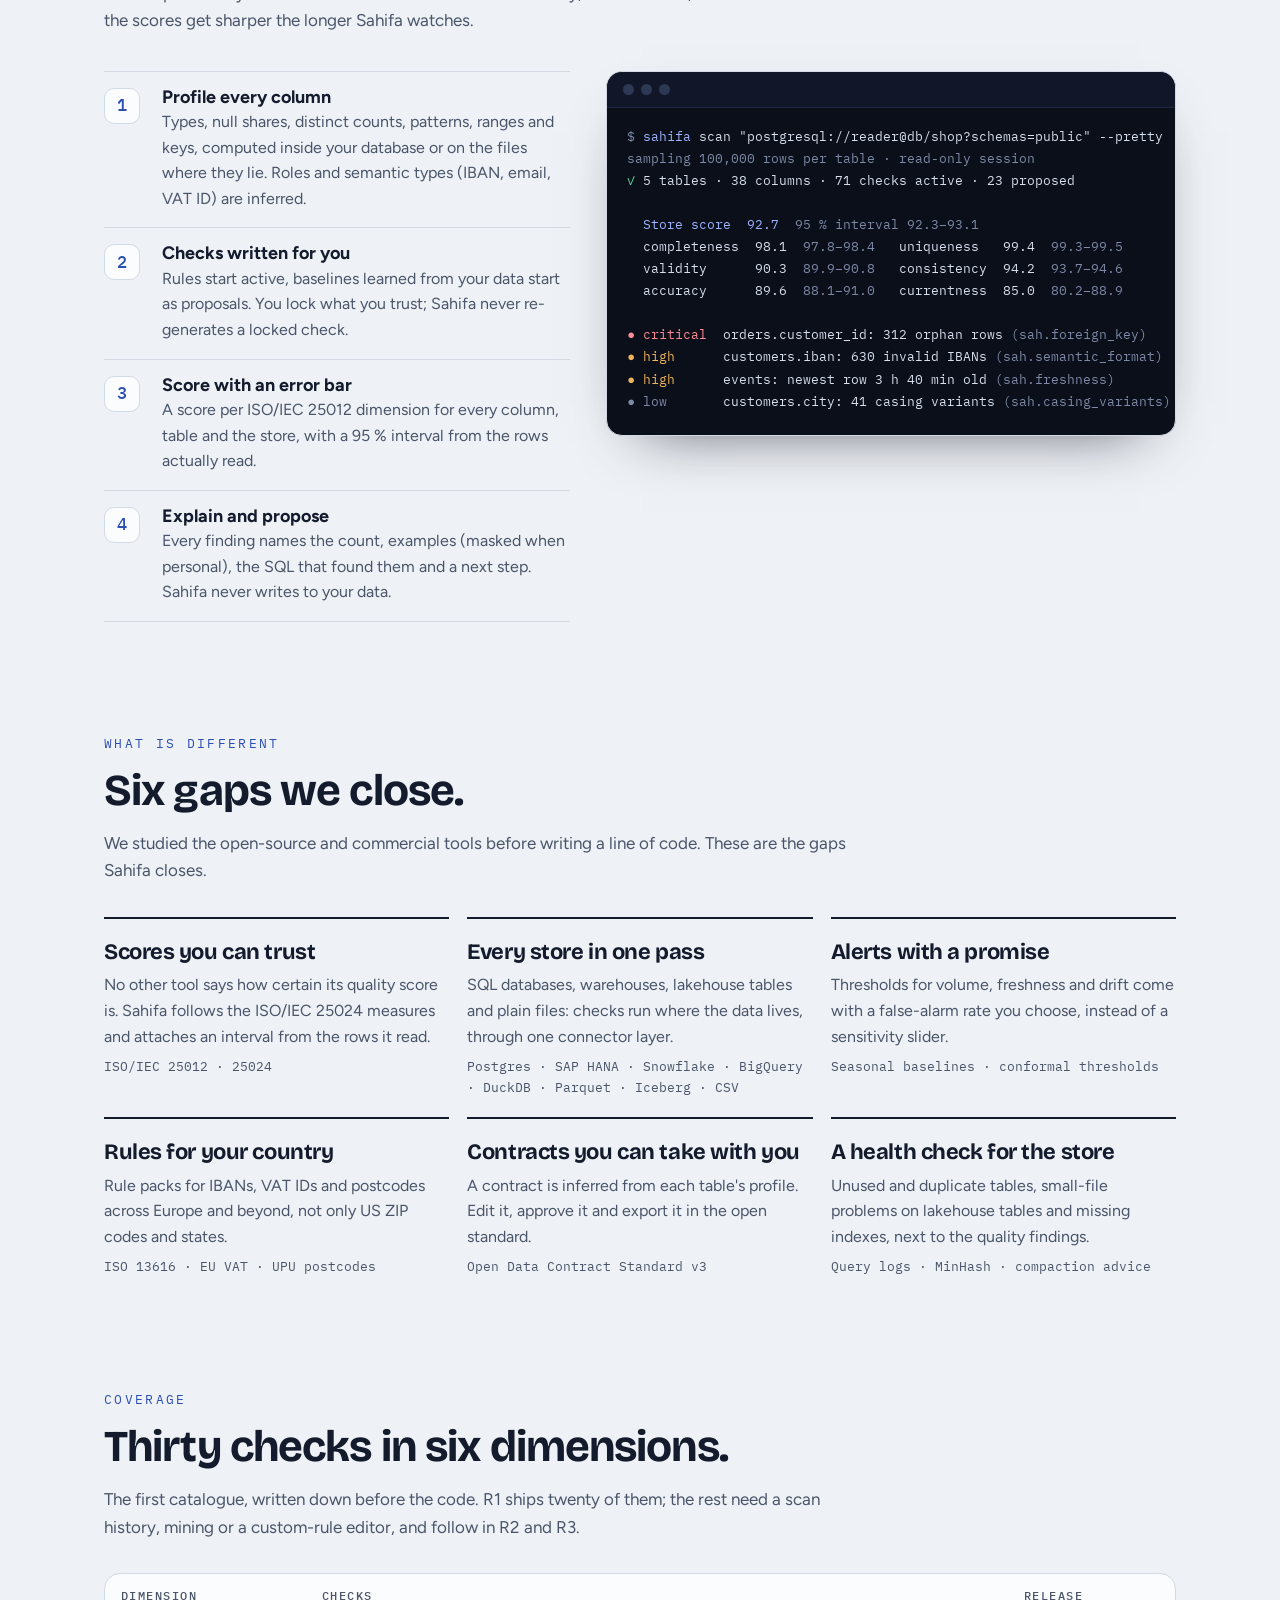
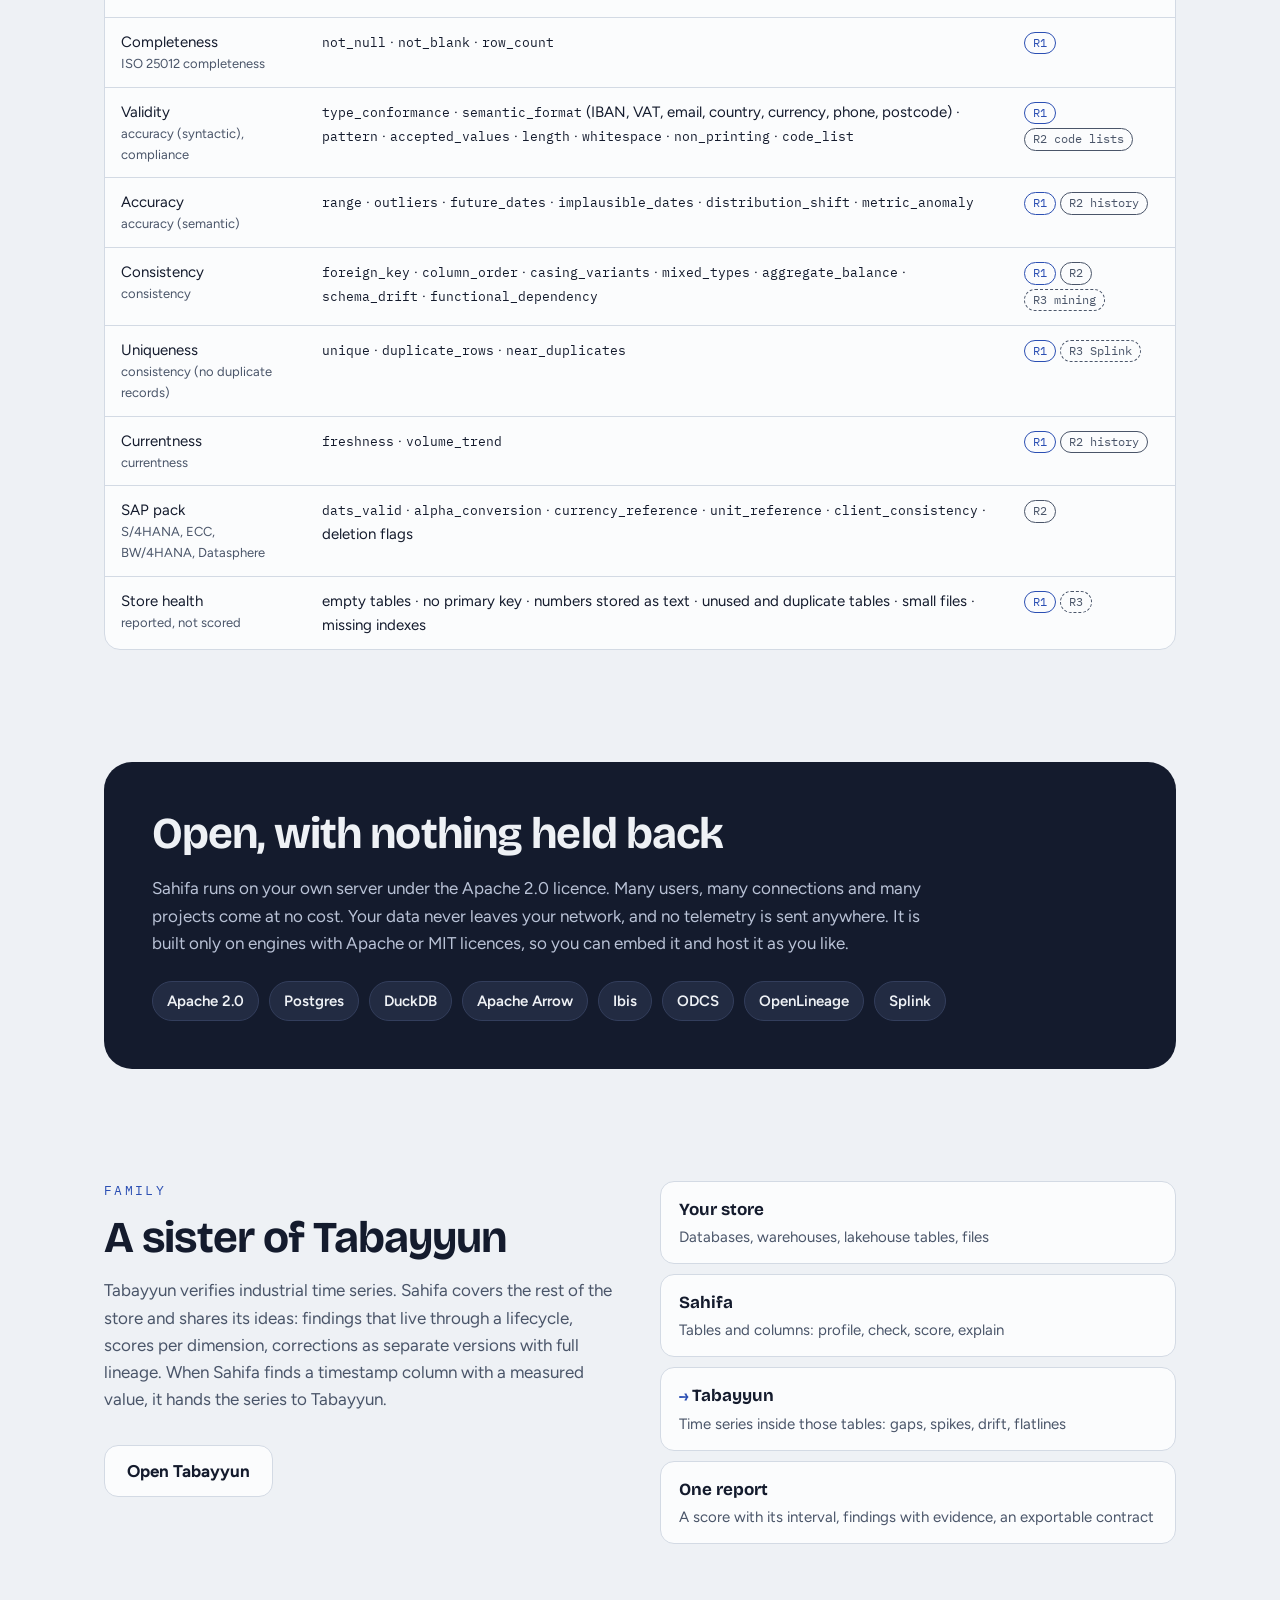
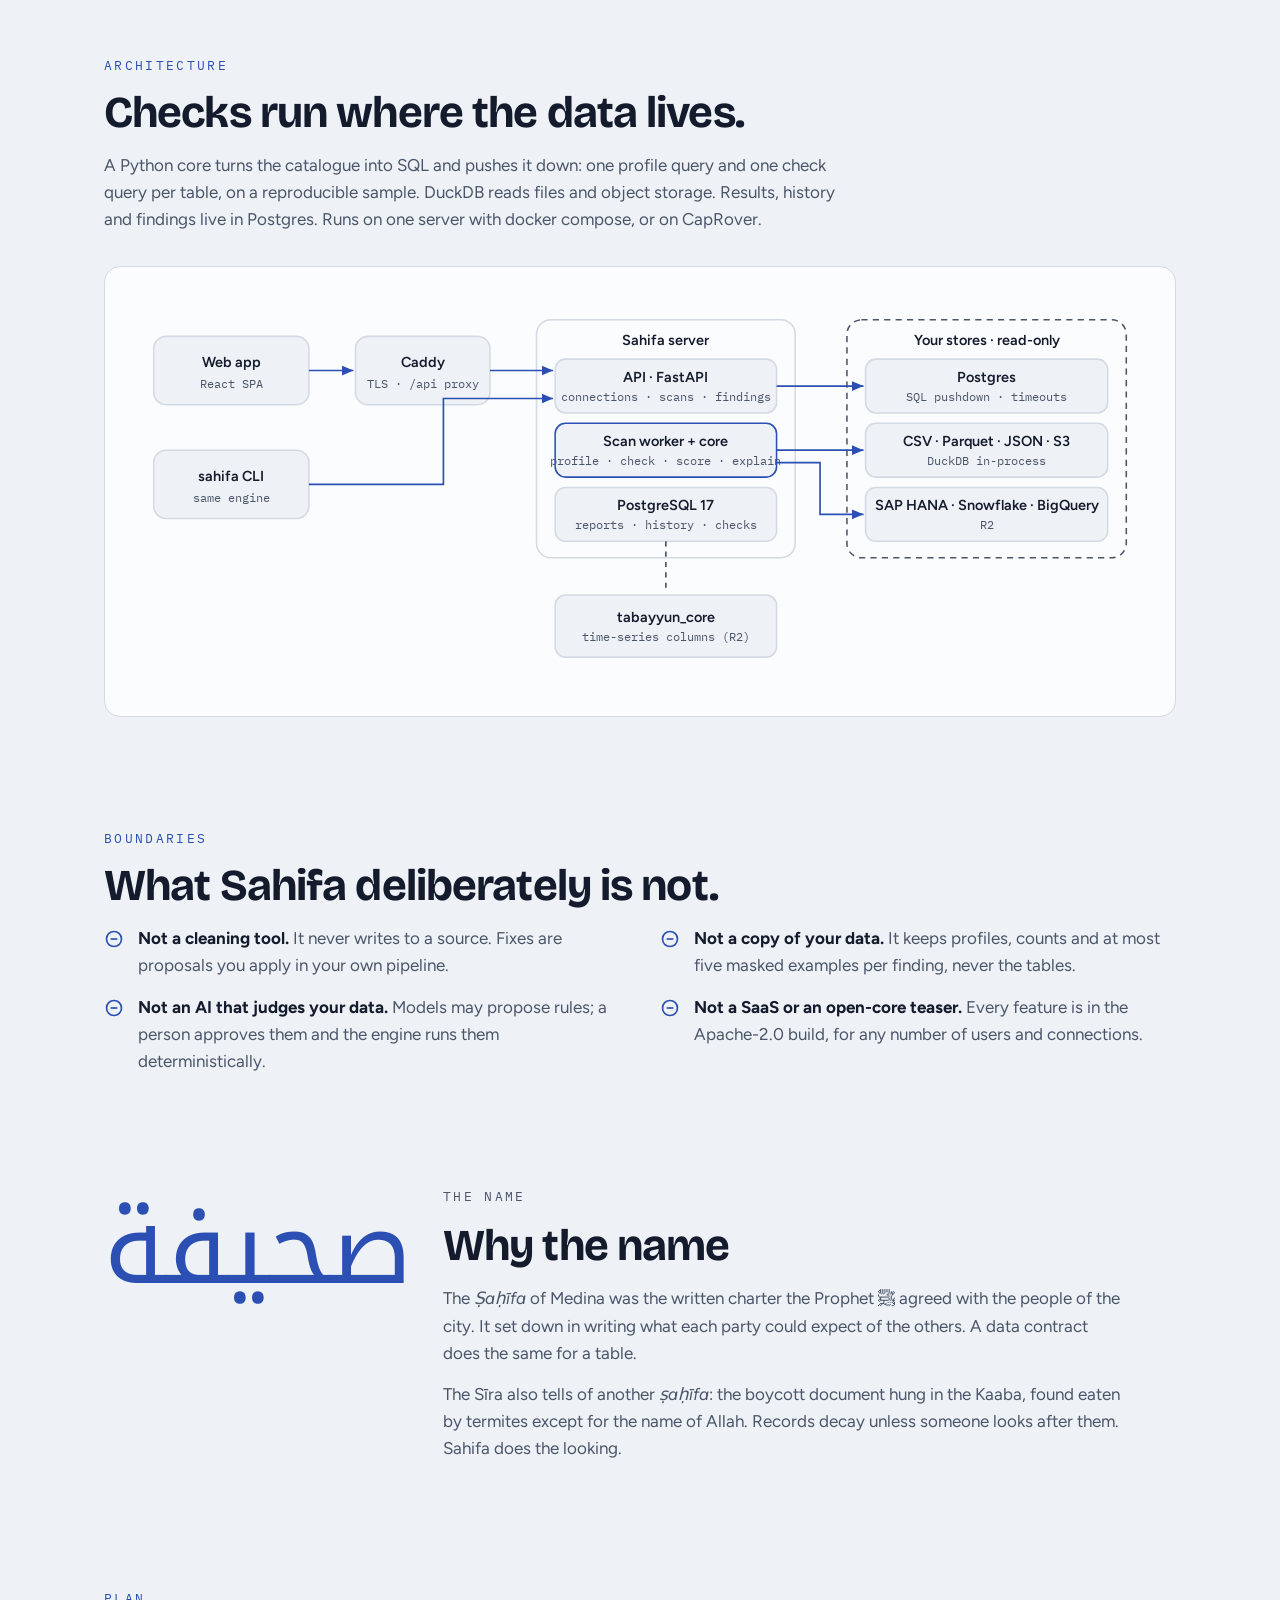
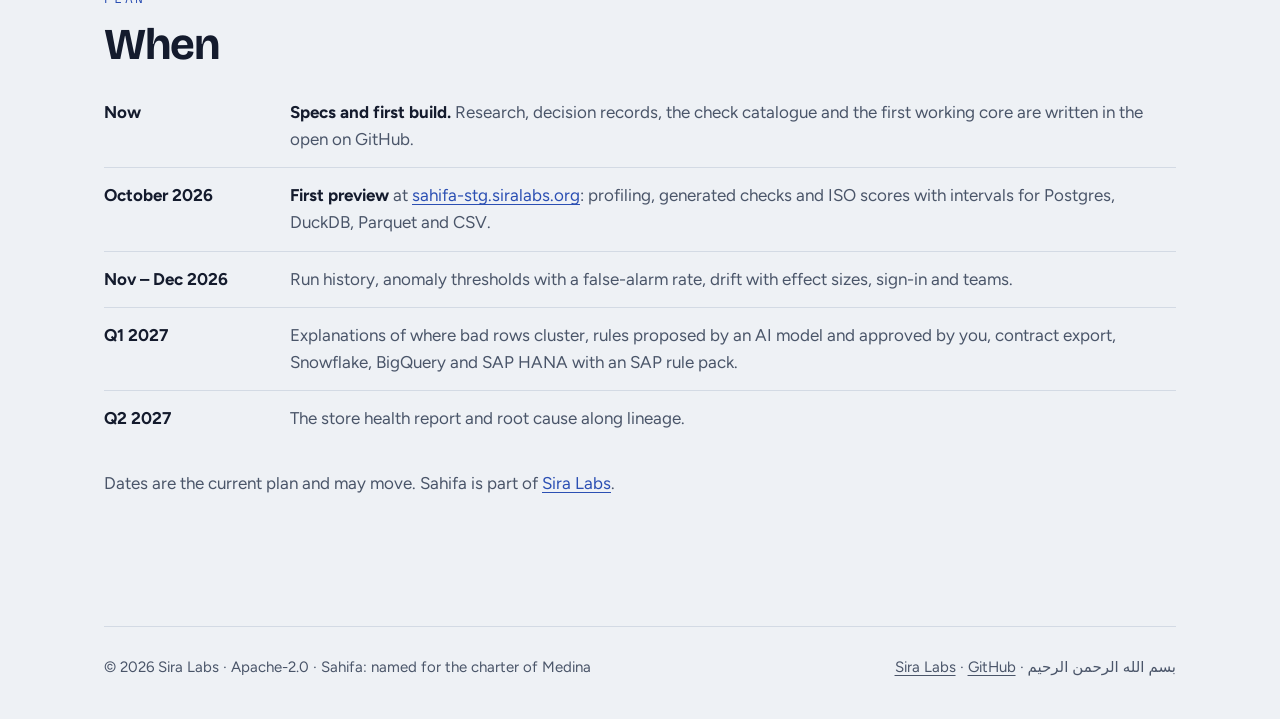
<file: sahifa/index.html>
<!doctype html>
<html lang="en">
<head>
<meta charset="utf-8">
<meta name="viewport" content="width=device-width, initial-scale=1, viewport-fit=cover">
<meta name="color-scheme" content="light dark">
<title>Sahifa</title>
<meta name="description" content="Sahifa assesses whole data stores: it profiles every table, generates the checks, scores each ISO/IEC 25012 dimension with a 95 % interval, and explains every finding. Self-hosted, read-only, Apache-2.0.">
<meta name="theme-color" content="#141b2d">
<meta property="og:title" content="Sahifa">
<meta property="og:description" content="Know what your data promises, and whether it keeps it. Self-hosted data quality for whole data stores.">
<meta property="og:image" content="https://siralabs.org/sahifa/assets/social-preview.png">
<meta property="og:type" content="website">
<meta name="twitter:card" content="summary_large_image">
<link rel="icon" href="assets/favicon.svg" type="image/svg+xml">
<link rel="preconnect" href="https://fonts.googleapis.com">
<link rel="preconnect" href="https://fonts.gstatic.com" crossorigin>
<link rel="stylesheet" href="https://fonts.googleapis.com/css2?family=Bricolage+Grotesque:opsz,wght@12..96,500;12..96,700&family=Figtree:wght@400;500;600;700&family=IBM+Plex+Mono:wght@400;500&family=Noto+Kufi+Arabic:wght@500;700&display=swap">
<style>
/* Layout: Sira Labs product page. Header, hero (thesis left, an example "charter" report right:
   a store score with its interval, ISO 25012 dimensions as interval bars, numbered clauses),
   the four-step loop, what sets it apart, the open band, sister-of-Tabayyun, the name, when.
   Fonts and spacing follow siralabs.org (assets/site.css); the lapis-ink palette is Sahifa's. */
:root {
  --bg: #eef1f5;
  --surface: #fbfcfd;
  --surface-2: #e3e8ef;
  --line: #d3dae4;
  --fg: #141b2d;
  --muted: #4a5569;
  --accent: #2b4fb3;
  --accent-ink: #ffffff;
  --ok: #1d7a4c;
  --warn: #9a5c06;
  --bad: #b3303a;
  --band-bg: #141b2d;
  --band-fg: #eef1f5;
  --band-muted: #b9c2d6;
  --band-chip: #222b42;
  --band-line: #333e5c;
  --band-accent: #9db4ff;
  --radius: 18px;
  --max: 1120px;
  --font-display: "Bricolage Grotesque", "Segoe UI", system-ui, sans-serif;
  --font-body: Figtree, "Segoe UI", system-ui, sans-serif;
  --font-mono: "IBM Plex Mono", ui-monospace, SFMono-Regular, Menlo, Consolas, monospace;
  --font-ar: "Noto Kufi Arabic", "Geeza Pro", sans-serif;
}
@media (prefers-color-scheme: dark) {
  :root:not([data-theme="light"]) {
    --bg: #0d1220; --surface: #151c2e; --surface-2: #1c2539; --line: #283350;
    --fg: #e8ecf4; --muted: #a6b0c5; --accent: #93abff; --accent-ink: #0d1220;
    --ok: #4cc38a; --warn: #e3a440; --bad: #f2777f;
    --band-bg: #e8ecf4; --band-fg: #141b2d; --band-muted: #4a5569; --band-chip: #d6dce7;
    --band-line: #c3cad8; --band-accent: #2b4fb3;
    color-scheme: dark;
  }
}
:root[data-theme="dark"] {
  --bg: #0d1220; --surface: #151c2e; --surface-2: #1c2539; --line: #283350;
  --fg: #e8ecf4; --muted: #a6b0c5; --accent: #93abff; --accent-ink: #0d1220;
  --ok: #4cc38a; --warn: #e3a440; --bad: #f2777f;
  --band-bg: #e8ecf4; --band-fg: #141b2d; --band-muted: #4a5569; --band-chip: #d6dce7;
  --band-line: #c3cad8; --band-accent: #2b4fb3;
  color-scheme: dark;
}

* { box-sizing: border-box; }
html { scroll-behavior: smooth; }
@media (prefers-reduced-motion: reduce) { html { scroll-behavior: auto; } }
body {
  margin: 0;
  background: var(--bg);
  color: var(--fg);
  font-family: var(--font-body);
  font-size: 17px;
  line-height: 1.6;
  -webkit-font-smoothing: antialiased;
}
a { color: var(--accent); text-underline-offset: 3px; }
a:focus-visible, .button:focus-visible { outline: 3px solid var(--accent); outline-offset: 3px; border-radius: 6px; }
.wrap { max-width: var(--max); margin: 0 auto; padding-inline: clamp(16px, 4vw, 24px); }
.skip { position: absolute; left: -999px; }
.skip:focus { left: 16px; top: 16px; background: var(--surface); padding: 8px 12px; z-index: 10; }
.mono { font-family: var(--font-mono); font-variant-numeric: tabular-nums; }

h1, h2, h3 { font-family: var(--font-display); letter-spacing: -0.02em; line-height: 1.08; margin: 0; text-wrap: balance; }
h1 { font-size: clamp(38px, 5.4vw, 64px); font-weight: 700; }
h2 { font-size: clamp(30px, 4vw, 44px); font-weight: 700; margin-bottom: 16px; }
h3 { font-size: 22px; font-weight: 700; }
p { margin: 0; }

/* Header */
.site-header { display: flex; align-items: center; justify-content: space-between; gap: 16px; padding-block: 22px; flex-wrap: wrap; }
.brand { display: flex; align-items: center; gap: 12px; color: var(--fg); text-decoration: none; font-family: var(--font-display); font-weight: 700; font-size: 22px; letter-spacing: -0.02em; }
.brand svg { width: 36px; height: 36px; }
.nav { display: flex; gap: 22px; flex-wrap: wrap; }
.nav a { color: var(--muted); text-decoration: none; font-weight: 600; font-size: 15px; min-height: 44px; display: inline-flex; align-items: center; }
.nav a:hover { color: var(--fg); }

/* Hero */
.hero { padding-block: 56px 48px; display: grid; grid-template-columns: minmax(0, 1fr) minmax(0, 1fr); gap: 48px; align-items: center; }
.hero .ar { font-family: var(--font-ar); font-size: 28px; color: var(--muted); margin: 0 0 6px; }
.lede { font-size: clamp(19px, 2vw, 21px); color: var(--muted); max-width: 32em; margin-top: 20px; text-wrap: pretty; }
.actions { display: flex; flex-wrap: wrap; gap: 12px; margin-top: 32px; }
.button { display: inline-flex; align-items: center; min-height: 52px; padding-inline: 22px; border-radius: 14px; font-weight: 700; text-decoration: none; border: 1px solid var(--line); color: var(--fg); background: var(--surface); }
.button.primary { background: var(--accent); color: var(--accent-ink); border-color: var(--accent); }

/* The charter: an example store report */
.charter { background: var(--surface); border: 1px solid var(--line); border-radius: 22px; padding: 24px; display: grid; gap: 18px; box-shadow: 0 24px 60px -36px rgba(20, 27, 45, 0.45); min-width: 0; }
.charter-head { display: flex; justify-content: space-between; align-items: flex-start; gap: 12px; flex-wrap: wrap; }
.eyebrow { font-size: 12px; font-weight: 700; letter-spacing: 0.08em; text-transform: uppercase; color: var(--muted); }
.charter-title { font-family: var(--font-display); font-weight: 700; font-size: 19px; margin-top: 2px; }
.example { font-size: 12px; font-weight: 600; color: var(--muted); border: 1px dashed var(--line); border-radius: 999px; padding: 2px 10px; white-space: nowrap; }
.score-row { display: flex; align-items: baseline; gap: 14px; flex-wrap: wrap; border-block: 1px solid var(--line); padding-block: 14px; }
.score { font-family: var(--font-display); font-weight: 700; font-size: 56px; line-height: 1; letter-spacing: -0.03em; }
.score small { font-size: 22px; color: var(--muted); font-weight: 500; }
.score-meta { font-size: 14px; color: var(--muted); display: grid; gap: 2px; }

.dims { display: grid; gap: 9px; margin: 0; padding: 0; list-style: none; }
.dim { display: grid; grid-template-columns: 112px minmax(0, 1fr) 118px; align-items: center; gap: 12px; font-size: 14px; }
.dim .name { font-weight: 600; }
.dim .val { text-align: right; font-size: 13px; color: var(--muted); }
.dim .val b { color: var(--fg); font-weight: 500; }
.track { position: relative; height: 14px; border-radius: 7px; background: var(--surface-2); }
/* Scale: 80 % at the left edge, 100 % at the right. left = (v - 80) / 20. */
.track .fill { position: absolute; inset-block: 4px; left: 0; border-radius: 3px; background: color-mix(in srgb, var(--accent) 35%, transparent); }
.track .ci { position: absolute; inset-block: 1px; border-radius: 3px; background: var(--accent); opacity: 0.9; min-width: 3px; }
.axis { display: grid; grid-template-columns: 112px minmax(0, 1fr) 118px; gap: 12px; font-size: 11px; color: var(--muted); }
.axis span:nth-child(2) { display: flex; justify-content: space-between; }

.clauses { list-style: none; margin: 0; padding: 0; display: grid; border-top: 1px solid var(--line); }
.clause { display: grid; grid-template-columns: 30px minmax(0, 1fr) auto; gap: 10px; padding-block: 11px; border-bottom: 1px solid var(--line); font-size: 14px; align-items: start; }
.clause:last-child { border-bottom: 0; padding-bottom: 0; }
.clause .n { font-family: var(--font-mono); color: var(--muted); font-size: 12px; padding-top: 2px; }
.clause code { font-family: var(--font-mono); font-size: 12.5px; }
.clause .why { color: var(--muted); font-size: 13px; margin-top: 2px; }
.chip { font-size: 12px; font-weight: 700; border-radius: 999px; padding: 2px 9px; border: 1px solid currentColor; white-space: nowrap; display: inline-flex; align-items: center; gap: 6px; }
.chip::before { content: ""; width: 7px; height: 7px; border-radius: 50%; background: currentColor; }
.chip.ok { color: var(--ok); }
.chip.bad { color: var(--bad); }
.chip.warn { color: var(--warn); }
.chip.info { color: var(--accent); }

/* Sections */
section { padding-block: 56px; }
.section-intro { color: var(--muted); max-width: 44em; margin: 0 0 32px; }
.grid { display: grid; gap: 18px; }
.grid-4 { grid-template-columns: repeat(4, minmax(0, 1fr)); }
.grid-3 { grid-template-columns: repeat(3, minmax(0, 1fr)); }
.card { background: var(--surface); border: 1px solid var(--line); border-radius: var(--radius); padding: 24px; display: flex; flex-direction: column; gap: 10px; min-width: 0; }
.card p { color: var(--muted); font-size: 16px; }
.step-number { font-family: var(--font-display); font-weight: 700; font-size: 15px; color: var(--accent); letter-spacing: 0.06em; text-transform: uppercase; }
.feature { padding: 22px 0 0; border-top: 2px solid var(--fg); display: grid; gap: 8px; align-content: start; }
.feature p { color: var(--muted); font-size: 16px; }
.feature .proof { font-size: 13px; color: var(--muted); font-family: var(--font-mono); }

.band { background: var(--band-bg); color: var(--band-fg); border-radius: 28px; padding: clamp(28px, 5vw, 48px); display: grid; gap: 18px; }
.band h2 { color: var(--band-fg); margin: 0; }
.band p { color: var(--band-muted); max-width: 46em; }
.band a { color: var(--band-accent); }
.sources { display: flex; flex-wrap: wrap; gap: 10px; padding: 0; margin: 6px 0 0; list-style: none; }
.sources li { padding: 7px 14px; border-radius: 999px; background: var(--band-chip); border: 1px solid var(--band-line); color: var(--band-fg); font-weight: 600; font-size: 15px; }

.split { display: grid; grid-template-columns: minmax(0, 1fr) minmax(0, 1fr); gap: 40px; align-items: start; }
.flow { display: grid; gap: 10px; margin: 0; padding: 0; list-style: none; }
.flow li { background: var(--surface); border: 1px solid var(--line); border-radius: 14px; padding: 14px 18px; display: grid; gap: 2px; }
.flow li b { font-family: var(--font-display); font-size: 17px; }
.flow li span { color: var(--muted); font-size: 15px; }
.flow .to { color: var(--accent); font-weight: 700; }

.name-block { display: grid; grid-template-columns: auto minmax(0, 1fr); gap: 32px; align-items: start; }
.name-block .big-ar { font-family: var(--font-ar); font-size: clamp(56px, 9vw, 104px); line-height: 1.2; color: var(--accent); }
.name-block p { color: var(--muted); max-width: 40em; margin-bottom: 14px; }

.timeline { list-style: none; padding: 0; margin: 0; display: grid; }
.timeline li { display: grid; grid-template-columns: 170px minmax(0, 1fr); gap: 16px; padding-block: 14px; border-bottom: 1px solid var(--line); }
.timeline li:last-child { border-bottom: 0; }
.timeline .when { font-weight: 700; }
.timeline span:last-child { color: var(--muted); }
.timeline strong { color: var(--fg); }

.site-footer { border-top: 1px solid var(--line); padding-block: 28px 40px; margin-top: 40px; color: var(--muted); font-size: 15px; display: flex; justify-content: space-between; flex-wrap: wrap; gap: 12px; }
.site-footer a { color: var(--muted); }

@media (max-width: 960px) {
  .hero, .split { grid-template-columns: 1fr; }
  .grid-4 { grid-template-columns: repeat(2, minmax(0, 1fr)); }
  .grid-3 { grid-template-columns: 1fr; }
  .name-block { grid-template-columns: 1fr; gap: 8px; }
  .timeline li { grid-template-columns: 1fr; gap: 2px; }
}
@media (max-width: 560px) {
  .grid-4 { grid-template-columns: 1fr; }
  .charter { padding: 18px; }
  .dim, .axis { grid-template-columns: 92px minmax(0, 1fr); }
  .dim .val { grid-column: 2; text-align: left; margin-top: -4px; }
  .axis span:last-child { display: none; }
  .clause { grid-template-columns: 24px minmax(0, 1fr); }
  .clause .chip { grid-column: 2; justify-self: start; }
  .score { font-size: 46px; }
}

/* Sticky header with theme toggle (family pattern, as on the Thawr and Khandaq pages) */
.topbar { position: sticky; top: env(safe-area-inset-top, 0px); z-index: 20; backdrop-filter: blur(10px);
  background: color-mix(in srgb, var(--bg) 84%, transparent); border-bottom: 1px solid var(--line); }
.topbar .site-header { padding-block: 12px; }
.toggle { background: transparent; border: 1px solid var(--line); color: var(--muted); width: 40px; height: 40px;
  border-radius: 10px; cursor: pointer; display: inline-grid; place-items: center; }
.toggle:hover { color: var(--fg); border-color: var(--accent); }
.eyebrow-top { font-family: var(--font-mono); font-size: 13px; letter-spacing: 0.18em; text-transform: uppercase; color: var(--accent); margin-bottom: 14px; }
.tags { margin-top: 26px; display: flex; flex-wrap: wrap; gap: 8px; padding: 0; list-style: none; }
.tags li { font-family: var(--font-mono); font-size: 12.5px; color: var(--muted); border: 1px solid var(--line); border-radius: 999px; padding: 3px 11px; }
.kicker { font-family: var(--font-mono); font-size: 13px; letter-spacing: 0.18em; text-transform: uppercase; color: var(--accent); margin-bottom: 12px; }

/* Problem band */
.problem { display: grid; grid-template-columns: minmax(0, 1fr) minmax(0, 1fr); gap: 18px 40px; }
.problem p { color: var(--muted); }
.problem strong { color: var(--fg); }

/* Terminal */
.how-split { display: grid; grid-template-columns: minmax(0, 0.9fr) minmax(0, 1.1fr); gap: 36px; align-items: start; margin-top: 36px; }
.console { background: #0b0f1a; border: 1px solid var(--line); border-radius: 16px; overflow: hidden; min-width: 0;
  box-shadow: 0 24px 60px -36px rgba(13, 18, 32, 0.8); }
.console .top { display: flex; gap: 7px; padding: 12px 16px; background: #111728; border-bottom: 1px solid #1f2840; }
.console .top i { width: 11px; height: 11px; border-radius: 50%; display: block; background: #2d3854; }
.console pre { margin: 0; padding: 18px 20px 22px; font: 13px/1.7 var(--font-mono); color: #d7deec; overflow-x: auto; }
.console .d { color: #7d89a6; } .console .a { color: #9db4ff; } .console .g { color: #5fd09a; }
.console .w { color: #f0b45a; } .console .b { color: #ff8c94; }
.loop { list-style: none; margin: 0; padding: 0; display: grid; gap: 0; }
.loop li { display: grid; grid-template-columns: 44px minmax(0, 1fr); gap: 14px; padding-block: 16px; border-top: 1px solid var(--line); }
.loop li:last-child { border-bottom: 1px solid var(--line); }
.loop .n { width: 36px; height: 36px; border-radius: 10px; display: grid; place-items: center; font-family: var(--font-mono);
  font-weight: 500; color: var(--accent); background: var(--surface); border: 1px solid var(--line); }
.loop h3 { font-family: var(--font-body); font-size: 18px; font-weight: 700; letter-spacing: 0; }
.loop p { color: var(--muted); font-size: 16px; margin-top: 2px; }

/* Coverage table */
.tablewrap { overflow-x: auto; border: 1px solid var(--line); border-radius: 16px; background: var(--surface); }
table { border-collapse: collapse; width: 100%; min-width: 640px; font-size: 15px; }
th, td { text-align: left; padding: 12px 16px; border-bottom: 1px solid var(--line); vertical-align: top; }
thead th { font-family: var(--font-mono); font-size: 12px; letter-spacing: 0.12em; text-transform: uppercase; color: var(--muted); font-weight: 500; }
tbody tr:last-child td { border-bottom: 0; }
td code { font-family: var(--font-mono); font-size: 13px; }
td .iso { color: var(--muted); font-size: 13px; display: block; }
.pill { font-family: var(--font-mono); font-size: 11.5px; padding: 1px 8px; border-radius: 999px; border: 1px solid currentColor; white-space: nowrap; margin: 2px 4px 2px 0; display: inline-block; }
.pill.r1 { color: var(--accent); } .pill.r2 { color: var(--muted); } .pill.r3 { color: var(--muted); border-style: dashed; }

/* Architecture */
.diagram { border: 1px solid var(--line); border-radius: 16px; background: var(--surface); padding: clamp(14px, 3vw, 28px); overflow-x: auto; }
.diagram svg { width: 100%; min-width: 640px; height: auto; display: block; }
.diagram .bx { fill: var(--bg); stroke: var(--line); stroke-width: 1.5; }
.diagram .bx-hi { fill: var(--bg); stroke: var(--accent); stroke-width: 1.5; }
.diagram .bx-ro { fill: none; stroke: var(--muted); stroke-width: 1.5; stroke-dasharray: 6 5; }
.diagram .lbl { font: 600 14px var(--font-body); fill: var(--fg); }
.diagram .sub { font: 11.5px var(--font-mono); fill: var(--muted); }
.diagram .fl { stroke: var(--accent); stroke-width: 1.6; fill: none; }
.diagram .fl2 { stroke: var(--muted); stroke-width: 1.6; fill: none; stroke-dasharray: 5 5; }

/* Not list */
.not { display: grid; grid-template-columns: repeat(2, minmax(0, 1fr)); gap: 14px 40px; }
.not div { display: grid; grid-template-columns: 22px minmax(0, 1fr); gap: 12px; color: var(--muted); }
.not svg { color: var(--accent); margin-top: 4px; }
.not strong { color: var(--fg); }
.foot-note { color: var(--muted); font-size: 14px; }

@media (max-width: 960px) {
  .problem, .how-split, .not { grid-template-columns: 1fr; }
  .nav a.hide-sm { display: none; }
}
</style>
<link rel="canonical" href="https://siralabs.org/sahifa/">
<meta property="og:url" content="https://siralabs.org/sahifa/">
</head>
<body>

<a class="skip" href="#main">Skip to content</a>
<div class="topbar"><div class="wrap">
  <header class="site-header">
    <a class="brand" href="#main" aria-label="Sahifa">
      <svg viewBox="0 0 400 400" aria-hidden="true"><g transform="translate(0,0) scale(1.0)"><path d="M96 48 H252 L320 116 V336 Q320 352 304 352 H96 Q80 352 80 336 V64 Q80 48 96 48 Z" fill="var(--surface)" stroke="var(--fg)" stroke-width="22" stroke-linejoin="round"/><path d="M252 48 V100 Q252 116 268 116 H320" fill="none" stroke="var(--fg)" stroke-width="22" stroke-linejoin="round"/><g stroke="var(--fg)" stroke-width="22" stroke-linecap="round"><line x1="132" y1="168" x2="156" y2="168"/><line x1="190" y1="168" x2="268" y2="168"/><line x1="132" y1="220" x2="156" y2="220"/><line x1="190" y1="220" x2="248" y2="220"/><line x1="132" y1="272" x2="156" y2="272"/><line x1="190" y1="272" x2="200" y2="272"/></g><circle cx="292" cy="300" r="76" fill="var(--accent)" stroke="var(--surface)" stroke-width="14"/><path d="M292.00 254.00 L305.47 267.47 L324.53 267.47 L324.53 286.53 L338.00 300.00 L324.53 313.47 L324.53 332.53 L305.47 332.53 L292.00 346.00 L278.53 332.53 L259.47 332.53 L259.47 313.47 L246.00 300.00 L259.47 286.53 L259.47 267.47 L278.53 267.47 Z" fill="var(--surface)" stroke="var(--surface)" stroke-width="4" stroke-linejoin="round"/></g></svg>
      Sahifa
    </a>
    <nav class="nav" aria-label="Main">
      <a class="hide-sm" href="#why">Why</a>
      <a class="hide-sm" href="#how">How it works</a>
      <a class="hide-sm" href="#coverage">Checks</a>
      <a class="hide-sm" href="#architecture">Architecture</a>
      <a class="hide-sm" href="#when">When</a>
      <a href="https://github.com/Sira-Labs/Sahifa">GitHub</a>
      <button class="toggle" id="theme-toggle" type="button" aria-label="Switch between light and dark theme" title="Switch theme">
        <svg width="18" height="18" viewBox="0 0 24 24" fill="none" stroke="currentColor" stroke-width="2" stroke-linecap="round" aria-hidden="true"><circle cx="12" cy="12" r="4.2"/><path d="M12 2v2M12 20v2M4.2 4.2l1.4 1.4M18.4 18.4l1.4 1.4M2 12h2M20 12h2M4.2 19.8l1.4-1.4M18.4 5.6l1.4-1.4"/></svg>
      </button>
    </nav>
  </header>
</div></div>
<div class="wrap">

  <main id="main">
    <section class="hero" aria-labelledby="hero-title">
      <div>
        <p class="eyebrow-top">Sīra Labs · Data quality</p>
        <p class="ar" lang="ar" dir="rtl" style="text-align: left">الصحيفة</p>
        <h1 id="hero-title">Know what your data promises, and whether it keeps it.</h1>
        <p class="lede">Sahifa reads a whole data store, from Postgres to Parquet on S3. It profiles every table, writes the checks for you, scores each quality dimension with an honest error bar, and tells you where the bad rows come from.</p>
        <div class="actions">
          <a class="button primary" href="https://sahifa-stg.siralabs.org/">Open the preview</a>
          <a class="button" href="https://github.com/Sira-Labs/Sahifa">Follow the build</a>
        </div>
        <ul class="tags" aria-label="At a glance">
          <li>Self-hosted</li><li>Apache-2.0</li><li>Read-only</li><li>ISO/IEC 25012</li><li>Scores with intervals</li>
        </ul>
      </div>

      <article class="charter" aria-label="Example report for one data store">
        <div class="charter-head">
          <div>
            <div class="eyebrow">Store report · 2 Oct 2026, 06:00 UTC</div>
            <div class="charter-title">warehouse <span class="mono">shop_prod</span></div>
          </div>
          <span class="example">Example data</span>
        </div>

        <div class="score-row">
          <div class="score mono">92.7<small> / 100</small></div>
          <div class="score-meta">
            <span class="mono">95 % interval 92.3 – 93.1</span>
            <span>1,284 tables · 41.2 M rows sampled</span>
          </div>
        </div>

        <ul class="dims" aria-label="Scores per ISO/IEC 25012 characteristic, with 95 % intervals">
          <!-- Each bar: fill to the point estimate, dark segment = interval. Scale 80–100. -->
          <li class="dim"><span class="name">Completeness</span><span class="track"><span class="fill" style="width:90.5%"></span><span class="ci" style="left:89%;width:3%"></span></span><span class="val mono"><b>98.1</b> 97.8–98.4</span></li>
          <li class="dim"><span class="name">Accuracy</span><span class="track"><span class="fill" style="width:48%"></span><span class="ci" style="left:40.5%;width:14.5%"></span></span><span class="val mono"><b>89.6</b> 88.1–91.0</span></li>
          <li class="dim"><span class="name">Consistency</span><span class="track"><span class="fill" style="width:71%"></span><span class="ci" style="left:68.5%;width:4.5%"></span></span><span class="val mono"><b>94.2</b> 93.7–94.6</span></li>
          <li class="dim"><span class="name">Validity</span><span class="track"><span class="fill" style="width:51.5%"></span><span class="ci" style="left:49.5%;width:4.5%"></span></span><span class="val mono"><b>90.3</b> 89.9–90.8</span></li>
          <li class="dim"><span class="name">Uniqueness</span><span class="track"><span class="fill" style="width:97%"></span><span class="ci" style="left:96.5%;width:1%"></span></span><span class="val mono"><b>99.4</b> 99.3–99.5</span></li>
          <li class="dim"><span class="name">Currentness</span><span class="track"><span class="fill" style="width:25%"></span><span class="ci" style="left:1%;width:44.5%"></span></span><span class="val mono"><b>85.0</b> 80.2–88.9</span></li>
          <li class="axis" aria-hidden="true"><span></span><span class="mono"><span>80</span><span>90</span><span>100</span></span><span></span></li>
        </ul>

        <ol class="clauses" aria-label="Clauses of the store's contract">
          <li class="clause">
            <span class="n">§1</span>
            <span><code>orders.customer_id</code> refers to <code>customers.id</code>
              <span class="why">312 orphans since 29 Sep, 94 % of them from <code>source = pos_berlin</code>.</span></span>
            <span class="chip bad">Broken</span>
          </li>
          <li class="clause">
            <span class="n">§2</span>
            <span><code>events</code> loaded by 06:00
              <span class="why">Last load 3 h 40 min ago. Alert threshold set for 1 false alarm in 100 days.</span></span>
            <span class="chip warn">Late</span>
          </li>
          <li class="clause">
            <span class="n">§3</span>
            <span><code>customers.iban</code> is a valid IBAN (ISO 13616)
              <span class="why">99.97 % of 2.1 M rows pass the check digits.</span></span>
            <span class="chip ok">Kept</span>
          </li>
          <li class="clause">
            <span class="n">§4</span>
            <span><code>invoices.vat_id</code> matches the EU VAT format
              <span class="why">Suggested from the profile. Waiting for your approval.</span></span>
            <span class="chip info">Proposed</span>
          </li>
        </ol>
      </article>
    </section>


    <section id="why" aria-labelledby="why-title">
      <p class="kicker">The problem</p>
      <h2 id="why-title">The checks exist. The assessment doesn't.</h2>
      <p class="section-intro">Data teams already run dbt tests, a Great Expectations suite here, a Soda scan there. Each covers one engine, writes its own report, and gives a score, if any, with no sense of how sure it is.</p>
      <div class="problem">
        <p><strong>Coverage stops at hand-written tests.</strong> Every check someone has to write is a check that usually isn't written. The 1,200 tables nobody wrote tests for are where the problems live.</p>
        <p><strong>One engine at a time.</strong> Deequ needs Spark, Elementary needs dbt models, Pandera needs DataFrames, TestGen needs a SQL warehouse. Nothing reads Postgres and the Parquet files on S3 in one pass.</p>
        <p><strong>Scores without error bars.</strong> A score from a 1 % sample looks as certain as one from every row. Nobody can tell a real drop from sampling noise.</p>
        <p><strong>The open tools closed up.</strong> Soda Core moved to the Elastic License, GX Cloud shut down, and anomaly detection sits behind cloud paywalls. Self-hosting the good parts got harder in 2026.</p>
      </div>
    </section>
    <section id="how" aria-labelledby="how-title">
      <p class="kicker">How it works</p>
      <h2 id="how-title">Profile it. Check it. Score it. Explain it.</h2>
      <p class="section-intro">One loop for every table in the store. Each run adds to a history, so the checks, the thresholds and the scores get sharper the longer Sahifa watches.</p>
      <div class="how-split">
        <ol class="loop">
          <li><span class="n">1</span><div><h3>Profile every column</h3><p>Types, null shares, distinct counts, patterns, ranges and keys, computed inside your database or on the files where they lie. Roles and semantic types (IBAN, email, VAT ID) are inferred.</p></div></li>
          <li><span class="n">2</span><div><h3>Checks written for you</h3><p>Rules start active, baselines learned from your data start as proposals. You lock what you trust; Sahifa never re-generates a locked check.</p></div></li>
          <li><span class="n">3</span><div><h3>Score with an error bar</h3><p>A score per ISO/IEC 25012 dimension for every column, table and the store, with a 95 % interval from the rows actually read.</p></div></li>
          <li><span class="n">4</span><div><h3>Explain and propose</h3><p>Every finding names the count, examples (masked when personal), the SQL that found them and a next step. Sahifa never writes to your data.</p></div></li>
        </ol>
        <div class="console" aria-label="Example terminal session">
          <div class="top"><i></i><i></i><i></i></div>
<pre><span class="d">$</span> <span class="a">sahifa</span> scan "postgresql://reader@db/shop?schemas=public" --pretty
<span class="d">sampling 100,000 rows per table · read-only session</span>
<span class="g">✓</span> 5 tables · 38 columns · 71 checks active · 23 proposed

  <span class="a">Store score  92.7</span>  <span class="d">95 % interval 92.3–93.1</span>
  completeness  98.1  <span class="d">97.8–98.4</span>   uniqueness   99.4  <span class="d">99.3–99.5</span>
  validity      90.3  <span class="d">89.9–90.8</span>   consistency  94.2  <span class="d">93.7–94.6</span>
  accuracy      89.6  <span class="d">88.1–91.0</span>   currentness  85.0  <span class="d">80.2–88.9</span>

<span class="b">● critical</span>  orders.customer_id: 312 orphan rows <span class="d">(sah.foreign_key)</span>
<span class="w">● high</span>      customers.iban: 630 invalid IBANs <span class="d">(sah.semantic_format)</span>
<span class="w">● high</span>      events: newest row 3 h 40 min old <span class="d">(sah.freshness)</span>
<span class="d">● low</span>       customers.city: 41 casing variants <span class="d">(sah.casing_variants)</span></pre>
        </div>
      </div>
    </section>

    <section id="different" aria-labelledby="different-title">
      <p class="kicker">What is different</p>
      <h2 id="different-title">Six gaps we close.</h2>
      <p class="section-intro">We studied the open-source and commercial tools before writing a line of code. These are the gaps Sahifa closes.</p>
      <div class="grid grid-3">
        <div class="feature">
          <h3>Scores you can trust</h3>
          <p>No other tool says how certain its quality score is. Sahifa follows the ISO/IEC 25024 measures and attaches an interval from the rows it read.</p>
          <span class="proof">ISO/IEC 25012 · 25024</span>
        </div>
        <div class="feature">
          <h3>Every store in one pass</h3>
          <p>SQL databases, warehouses, lakehouse tables and plain files: checks run where the data lives, through one connector layer.</p>
          <span class="proof">Postgres · SAP HANA · Snowflake · BigQuery · DuckDB · Parquet · Iceberg · CSV</span>
        </div>
        <div class="feature">
          <h3>Alerts with a promise</h3>
          <p>Thresholds for volume, freshness and drift come with a false-alarm rate you choose, instead of a sensitivity slider.</p>
          <span class="proof">Seasonal baselines · conformal thresholds</span>
        </div>
        <div class="feature">
          <h3>Rules for your country</h3>
          <p>Rule packs for IBANs, VAT IDs and postcodes across Europe and beyond, not only US ZIP codes and states.</p>
          <span class="proof">ISO 13616 · EU VAT · UPU postcodes</span>
        </div>
        <div class="feature">
          <h3>Contracts you can take with you</h3>
          <p>A contract is inferred from each table's profile. Edit it, approve it and export it in the open standard.</p>
          <span class="proof">Open Data Contract Standard v3</span>
        </div>
        <div class="feature">
          <h3>A health check for the store</h3>
          <p>Unused and duplicate tables, small-file problems on lakehouse tables and missing indexes, next to the quality findings.</p>
          <span class="proof">Query logs · MinHash · compaction advice</span>
        </div>
      </div>
    </section>

    <section id="coverage" aria-labelledby="coverage-title">
      <p class="kicker">Coverage</p>
      <h2 id="coverage-title">Thirty checks in six dimensions.</h2>
      <p class="section-intro">The first catalogue, written down before the code. R1 ships twenty of them; the rest need a scan history, mining or a custom-rule editor, and follow in R2 and R3.</p>
      <div class="tablewrap">
        <table>
          <thead><tr><th>Dimension</th><th>Checks</th><th>Release</th></tr></thead>
          <tbody>
            <tr><td>Completeness<span class="iso">ISO 25012 completeness</span></td><td><code>not_null</code> · <code>not_blank</code> · <code>row_count</code></td><td><span class="pill r1">R1</span></td></tr>
            <tr><td>Validity<span class="iso">accuracy (syntactic), compliance</span></td><td><code>type_conformance</code> · <code>semantic_format</code> (IBAN, VAT, email, country, currency, phone, postcode) · <code>pattern</code> · <code>accepted_values</code> · <code>length</code> · <code>whitespace</code> · <code>non_printing</code> · <code>code_list</code></td><td><span class="pill r1">R1</span><span class="pill r2">R2 code lists</span></td></tr>
            <tr><td>Accuracy<span class="iso">accuracy (semantic)</span></td><td><code>range</code> · <code>outliers</code> · <code>future_dates</code> · <code>implausible_dates</code> · <code>distribution_shift</code> · <code>metric_anomaly</code></td><td><span class="pill r1">R1</span><span class="pill r2">R2 history</span></td></tr>
            <tr><td>Consistency<span class="iso">consistency</span></td><td><code>foreign_key</code> · <code>column_order</code> · <code>casing_variants</code> · <code>mixed_types</code> · <code>aggregate_balance</code> · <code>schema_drift</code> · <code>functional_dependency</code></td><td><span class="pill r1">R1</span><span class="pill r2">R2</span><span class="pill r3">R3 mining</span></td></tr>
            <tr><td>Uniqueness<span class="iso">consistency (no duplicate records)</span></td><td><code>unique</code> · <code>duplicate_rows</code> · <code>near_duplicates</code></td><td><span class="pill r1">R1</span><span class="pill r3">R3 Splink</span></td></tr>
            <tr><td>Currentness<span class="iso">currentness</span></td><td><code>freshness</code> · <code>volume_trend</code></td><td><span class="pill r1">R1</span><span class="pill r2">R2 history</span></td></tr>
            <tr><td>SAP pack<span class="iso">S/4HANA, ECC, BW/4HANA, Datasphere</span></td><td><code>dats_valid</code> · <code>alpha_conversion</code> · <code>currency_reference</code> · <code>unit_reference</code> · <code>client_consistency</code> · deletion flags</td><td><span class="pill r2">R2</span></td></tr>
            <tr><td>Store health<span class="iso">reported, not scored</span></td><td>empty tables · no primary key · numbers stored as text · unused and duplicate tables · small files · missing indexes</td><td><span class="pill r1">R1</span><span class="pill r3">R3</span></td></tr>
          </tbody>
        </table>
      </div>
    </section>

    <section aria-labelledby="open-title">
      <div class="band">
        <h2 id="open-title">Open, with nothing held back</h2>
        <p>Sahifa runs on your own server under the Apache 2.0 licence. Many users, many connections and many projects come at no cost. Your data never leaves your network, and no telemetry is sent anywhere. It is built only on engines with Apache or MIT licences, so you can embed it and host it as you like.</p>
        <ul class="sources" aria-label="Open foundations">
          <li>Apache 2.0</li>
          <li>Postgres</li>
          <li>DuckDB</li>
          <li>Apache Arrow</li>
          <li>Ibis</li>
          <li>ODCS</li>
          <li>OpenLineage</li>
          <li>Splink</li>
        </ul>
      </div>
    </section>

    <section aria-labelledby="sister-title">
      <div class="split">
        <div>
          <p class="kicker">Family</p>
          <h2 id="sister-title">A sister of Tabayyun</h2>
          <p class="section-intro">Tabayyun verifies industrial time series. Sahifa covers the rest of the store and shares its ideas: findings that live through a lifecycle, scores per dimension, corrections as separate versions with full lineage. When Sahifa finds a timestamp column with a measured value, it hands the series to Tabayyun.</p>
          <a class="button" href="https://tabayyun-stg.siralabs.org/">Open Tabayyun</a>
        </div>
        <ol class="flow" aria-label="How a store is assessed">
          <li><b>Your store</b><span>Databases, warehouses, lakehouse tables, files</span></li>
          <li><b>Sahifa</b><span>Tables and columns: profile, check, score, explain</span></li>
          <li><b><span class="to">→</span> Tabayyun</b><span>Time series inside those tables: gaps, spikes, drift, flatlines</span></li>
          <li><b>One report</b><span>A score with its interval, findings with evidence, an exportable contract</span></li>
        </ol>
      </div>
    </section>


    <section id="architecture" aria-labelledby="arch-title">
      <p class="kicker">Architecture</p>
      <h2 id="arch-title">Checks run where the data lives.</h2>
      <p class="section-intro">A Python core turns the catalogue into SQL and pushes it down: one profile query and one check query per table, on a reproducible sample. DuckDB reads files and object storage. Results, history and findings live in Postgres. Runs on one server with docker compose, or on CapRover.</p>
      <div class="diagram">
        <svg viewBox="0 0 980 380" role="img" aria-label="Sahifa architecture: the browser and the CLI reach the API through Caddy; the scan worker runs the core, which sends read-only SQL to Postgres and warehouses and reads files through DuckDB; results go to Sahifa's own Postgres.">
          <defs><marker id="ar" markerWidth="9" markerHeight="9" refX="7" refY="3" orient="auto"><path d="M0 0l7 3-7 3z" fill="var(--accent)"/></marker></defs>
          <rect class="bx" x="20" y="40" width="150" height="66" rx="12"/><text class="lbl" x="95" y="70" text-anchor="middle">Web app</text><text class="sub" x="95" y="90" text-anchor="middle">React SPA</text>
          <rect class="bx" x="20" y="150" width="150" height="66" rx="12"/><text class="lbl" x="95" y="180" text-anchor="middle">sahifa CLI</text><text class="sub" x="95" y="200" text-anchor="middle">same engine</text>
          <rect class="bx" x="215" y="40" width="130" height="66" rx="12"/><text class="lbl" x="280" y="70" text-anchor="middle">Caddy</text><text class="sub" x="280" y="90" text-anchor="middle">TLS · /api proxy</text>
          <rect class="bx" x="390" y="24" width="250" height="230" rx="14" style="fill:none"/>
          <text class="lbl" x="515" y="48" text-anchor="middle">Sahifa server</text>
          <rect class="bx" x="408" y="62" width="214" height="52" rx="10"/><text class="lbl" x="515" y="84" text-anchor="middle">API · FastAPI</text><text class="sub" x="515" y="102" text-anchor="middle">connections · scans · findings</text>
          <rect class="bx-hi" x="408" y="124" width="214" height="52" rx="10"/><text class="lbl" x="515" y="146" text-anchor="middle">Scan worker + core</text><text class="sub" x="515" y="164" text-anchor="middle">profile · check · score · explain</text>
          <rect class="bx" x="408" y="186" width="214" height="52" rx="10"/><text class="lbl" x="515" y="208" text-anchor="middle">PostgreSQL 17</text><text class="sub" x="515" y="226" text-anchor="middle">reports · history · checks</text>
          <rect class="bx-ro" x="690" y="24" width="270" height="230" rx="14"/>
          <text class="lbl" x="825" y="48" text-anchor="middle">Your stores · read-only</text>
          <rect class="bx" x="708" y="62" width="234" height="52" rx="10"/><text class="lbl" x="825" y="84" text-anchor="middle">Postgres</text><text class="sub" x="825" y="102" text-anchor="middle">SQL pushdown · timeouts</text>
          <rect class="bx" x="708" y="124" width="234" height="52" rx="10"/><text class="lbl" x="825" y="146" text-anchor="middle">CSV · Parquet · JSON · S3</text><text class="sub" x="825" y="164" text-anchor="middle">DuckDB in-process</text>
          <rect class="bx" x="708" y="186" width="234" height="52" rx="10"/><text class="lbl" x="825" y="208" text-anchor="middle">SAP HANA · Snowflake · BigQuery</text><text class="sub" x="825" y="226" text-anchor="middle">R2</text>
          <rect class="bx" x="408" y="290" width="214" height="60" rx="10"/><text class="lbl" x="515" y="316" text-anchor="middle">tabayyun_core</text><text class="sub" x="515" y="334" text-anchor="middle">time-series columns (R2)</text>
          <path class="fl" d="M170 73 H213" marker-end="url(#ar)"/><path class="fl" d="M345 73 H406" marker-end="url(#ar)"/>
          <path class="fl" d="M170 183 H300 V100 H406" marker-end="url(#ar)" style="fill:none"/>
          <path class="fl" d="M622 88 H706" marker-end="url(#ar)"/><path class="fl" d="M622 150 H706" marker-end="url(#ar)"/>
          <path class="fl" d="M622 162 H664 V212 H706" marker-end="url(#ar)"/>
          <path class="fl2" d="M515 238 V288"/>
        </svg>
      </div>
    </section>

    <section aria-labelledby="not-title">
      <p class="kicker">Boundaries</p>
      <h2 id="not-title">What Sahifa deliberately is not.</h2>
      <div class="not">
        <div><svg width="20" height="20" viewBox="0 0 24 24" fill="none" stroke="currentColor" stroke-width="2" aria-hidden="true"><circle cx="12" cy="12" r="9"/><path d="M8 12h8"/></svg><span><strong>Not a cleaning tool.</strong> It never writes to a source. Fixes are proposals you apply in your own pipeline.</span></div>
        <div><svg width="20" height="20" viewBox="0 0 24 24" fill="none" stroke="currentColor" stroke-width="2" aria-hidden="true"><circle cx="12" cy="12" r="9"/><path d="M8 12h8"/></svg><span><strong>Not a copy of your data.</strong> It keeps profiles, counts and at most five masked examples per finding, never the tables.</span></div>
        <div><svg width="20" height="20" viewBox="0 0 24 24" fill="none" stroke="currentColor" stroke-width="2" aria-hidden="true"><circle cx="12" cy="12" r="9"/><path d="M8 12h8"/></svg><span><strong>Not an AI that judges your data.</strong> Models may propose rules; a person approves them and the engine runs them deterministically.</span></div>
        <div><svg width="20" height="20" viewBox="0 0 24 24" fill="none" stroke="currentColor" stroke-width="2" aria-hidden="true"><circle cx="12" cy="12" r="9"/><path d="M8 12h8"/></svg><span><strong>Not a SaaS or an open-core teaser.</strong> Every feature is in the Apache-2.0 build, for any number of users and connections.</span></div>
      </div>
    </section>

    <section aria-labelledby="name-title">
      <div class="name-block">
        <span class="big-ar" lang="ar" dir="rtl">صحيفة</span>
        <div>
          <p class="kicker">The name</p>
          <h2 id="name-title">Why the name</h2>
          <p>The <em>Ṣaḥīfa</em> of Medina was the written charter the Prophet ﷺ agreed with the people of the city. It set down in writing what each party could expect of the others. A data contract does the same for a table.</p>
          <p>The Sīra also tells of another <em>ṣaḥīfa</em>: the boycott document hung in the Kaaba, found eaten by termites except for the name of Allah. Records decay unless someone looks after them. Sahifa does the looking.</p>
        </div>
      </div>
    </section>

    <section id="when" aria-labelledby="when-title">
      <p class="kicker">Plan</p>
      <h2 id="when-title">When</h2>
      <ol class="timeline">
        <li><span class="when">Now</span><span><strong>Specs and first build.</strong> Research, decision records, the check catalogue and the first working core are written in the open on GitHub.</span></li>
        <li><span class="when">October 2026</span><span><strong>First preview</strong> at <a href="https://sahifa-stg.siralabs.org/">sahifa-stg.siralabs.org</a>: profiling, generated checks and ISO scores with intervals for Postgres, DuckDB, Parquet and CSV.</span></li>
        <li><span class="when">Nov – Dec 2026</span><span>Run history, anomaly thresholds with a false-alarm rate, drift with effect sizes, sign-in and teams.</span></li>
        <li><span class="when">Q1 2027</span><span>Explanations of where bad rows cluster, rules proposed by an AI model and approved by you, contract export, Snowflake, BigQuery and SAP HANA with an SAP rule pack.</span></li>
        <li><span class="when">Q2 2027</span><span>The store health report and root cause along lineage.</span></li>
      </ol>
      <p class="section-intro" style="margin-top: 24px">Dates are the current plan and may move. Sahifa is part of <a href="https://siralabs.org/">Sira Labs</a>.</p>
    </section>
  </main>

  <footer class="site-footer">
    <span>© 2026 Sira Labs · Apache-2.0 · Sahifa: named for the charter of Medina</span>
    <span><a href="https://siralabs.org/">Sira Labs</a> · <a href="https://github.com/Sira-Labs/Sahifa">GitHub</a> · <span lang="ar" dir="rtl">بسم الله الرحمن الرحيم</span></span>
  </footer>
</div>

<script>
  (function () {
    var key = "sahifa-theme";
    var root = document.documentElement;
    try { var saved = localStorage.getItem(key); if (saved) root.setAttribute("data-theme", saved); } catch (e) {}
    var btn = document.getElementById("theme-toggle");
    if (!btn) return;
    btn.addEventListener("click", function () {
      var cur = root.getAttribute("data-theme");
      var dark = cur ? cur === "dark" : matchMedia("(prefers-color-scheme: dark)").matches;
      var next = dark ? "light" : "dark";
      root.setAttribute("data-theme", next);
      try { localStorage.setItem(key, next); } catch (e) {}
    });
  })();
</script>
</body>
</html>
</file>
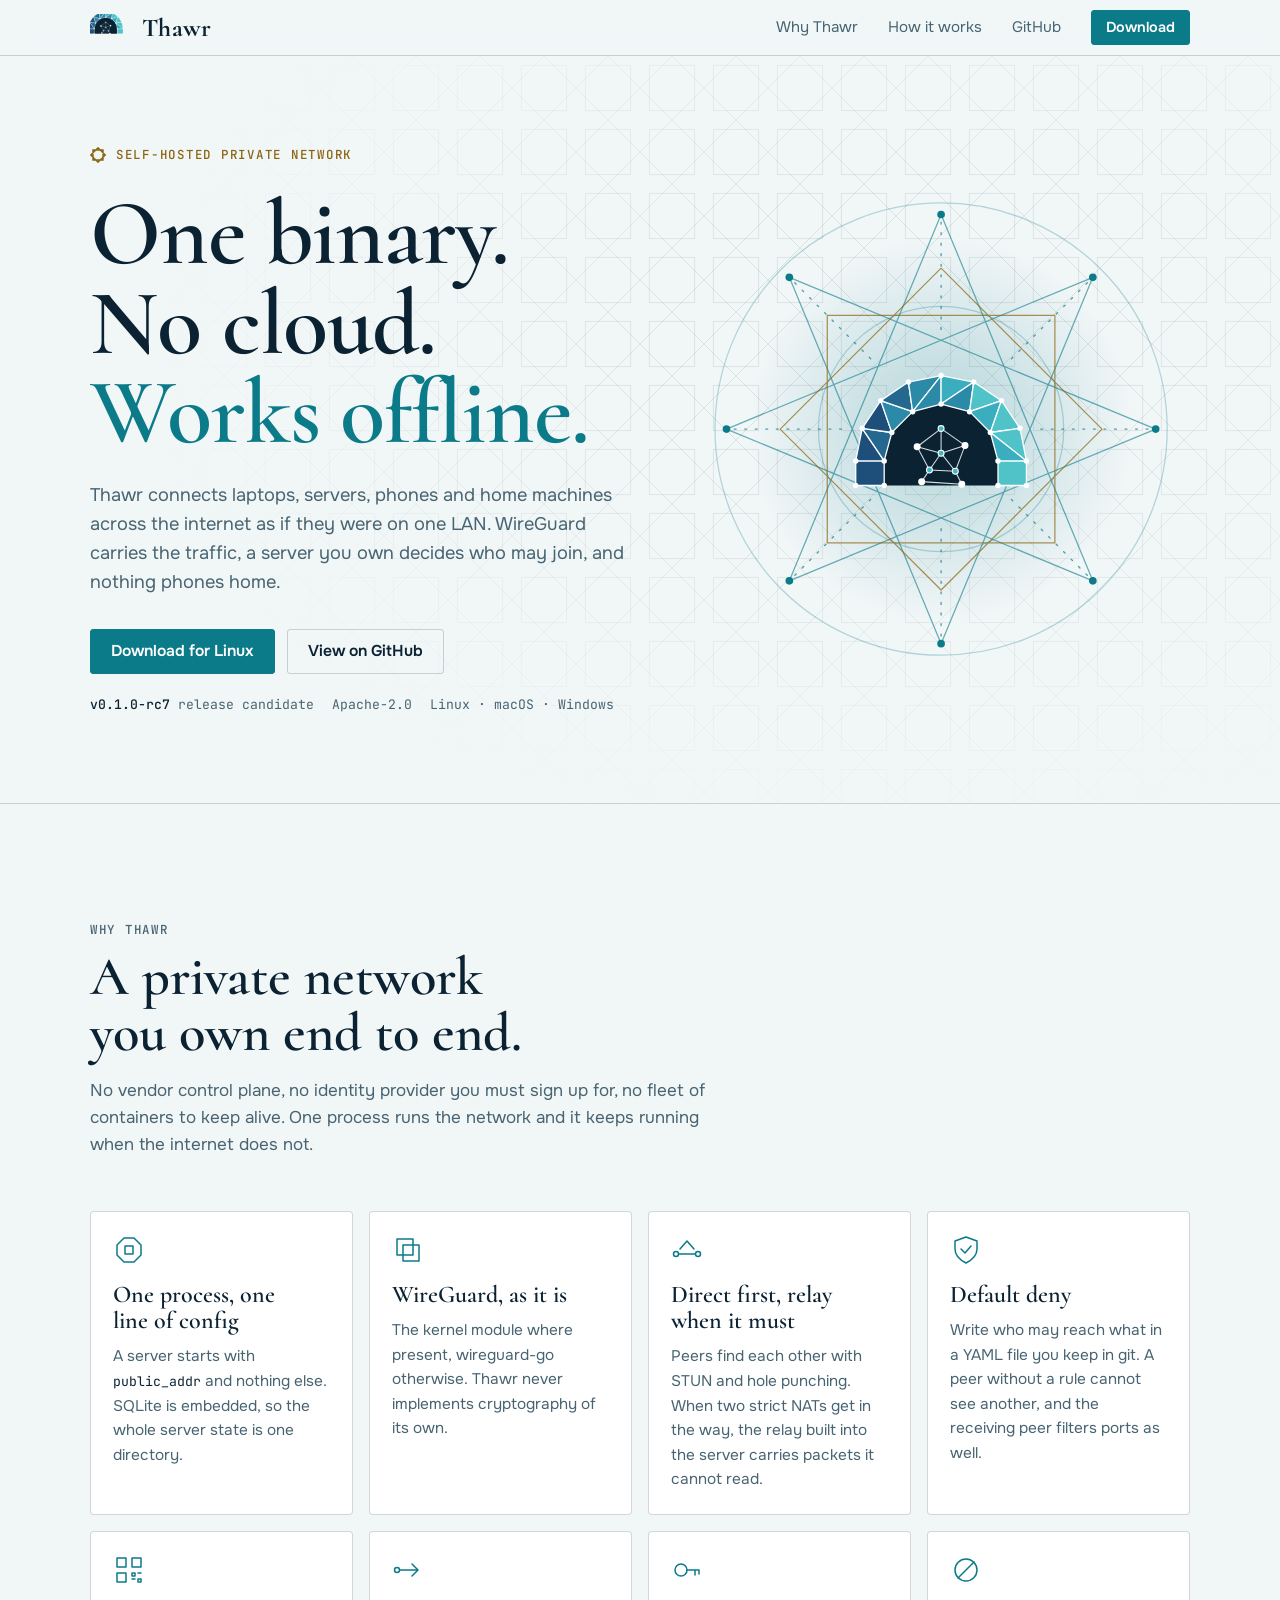
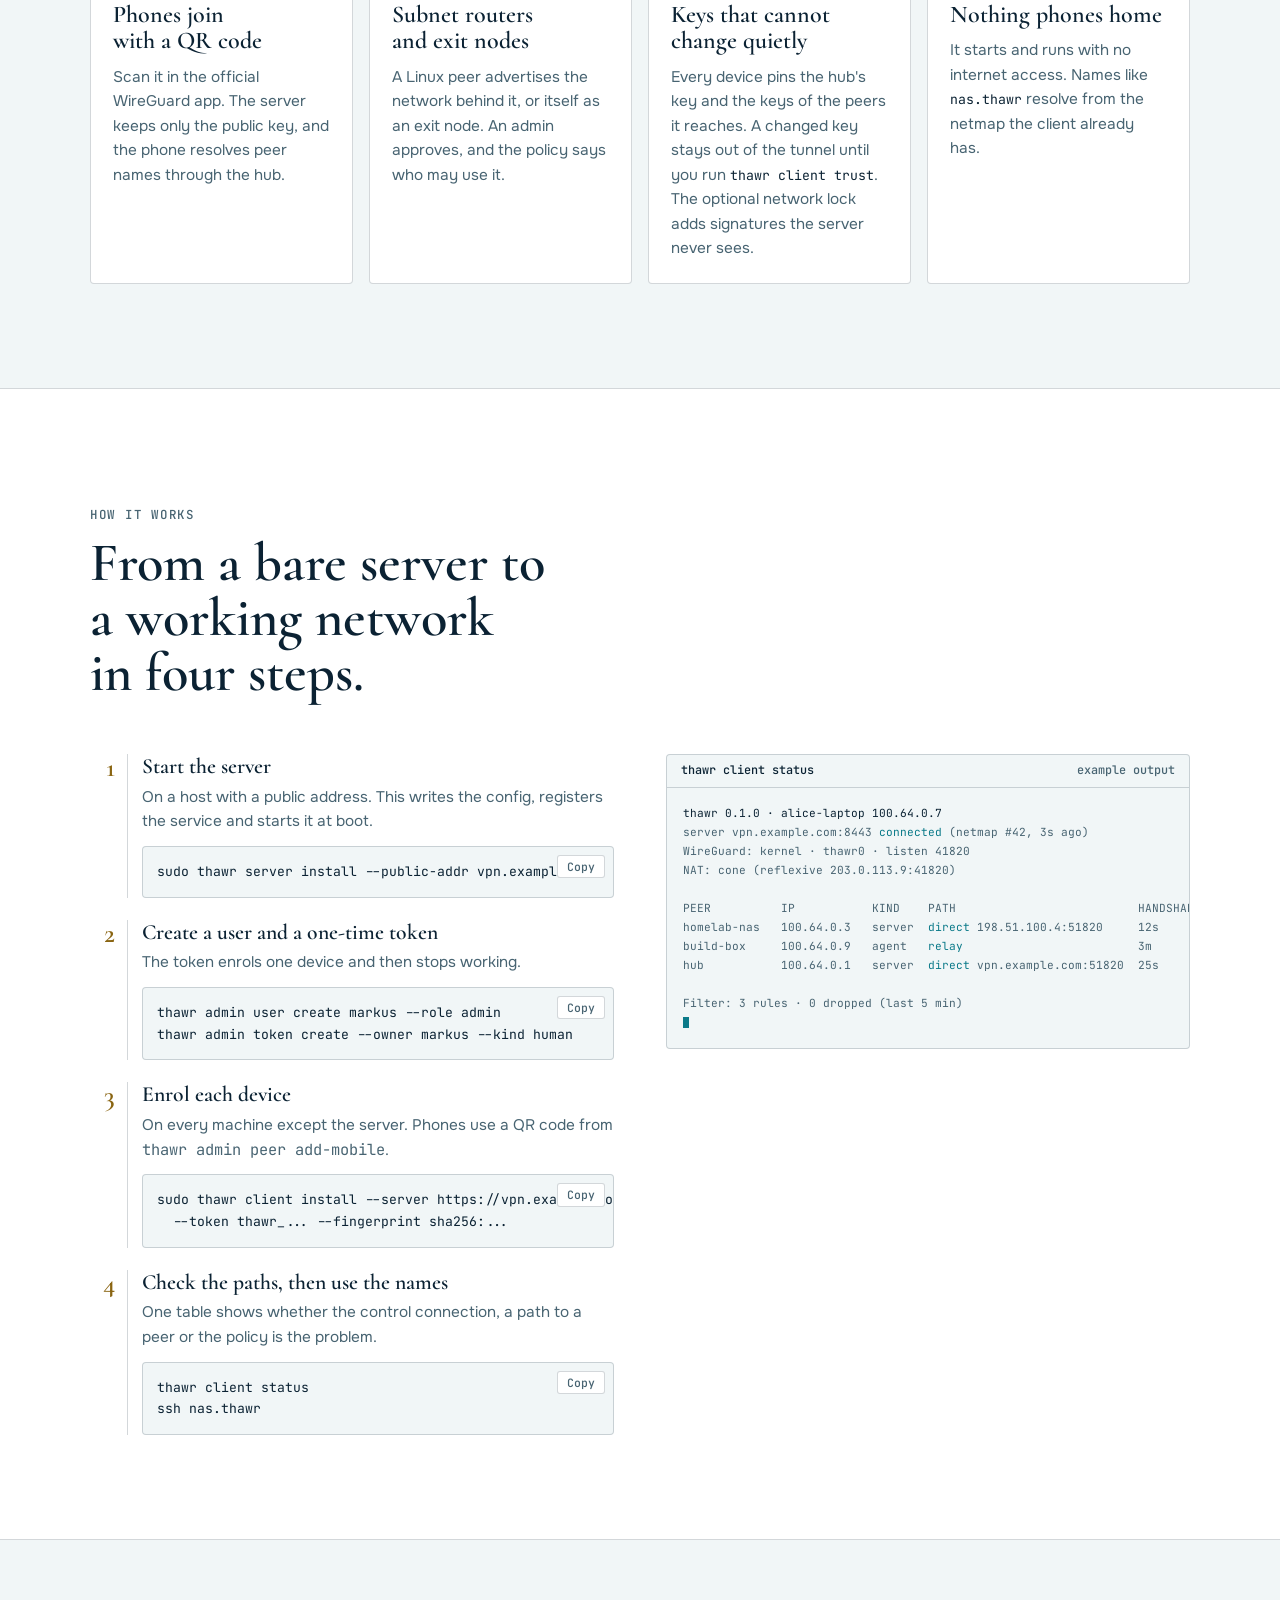
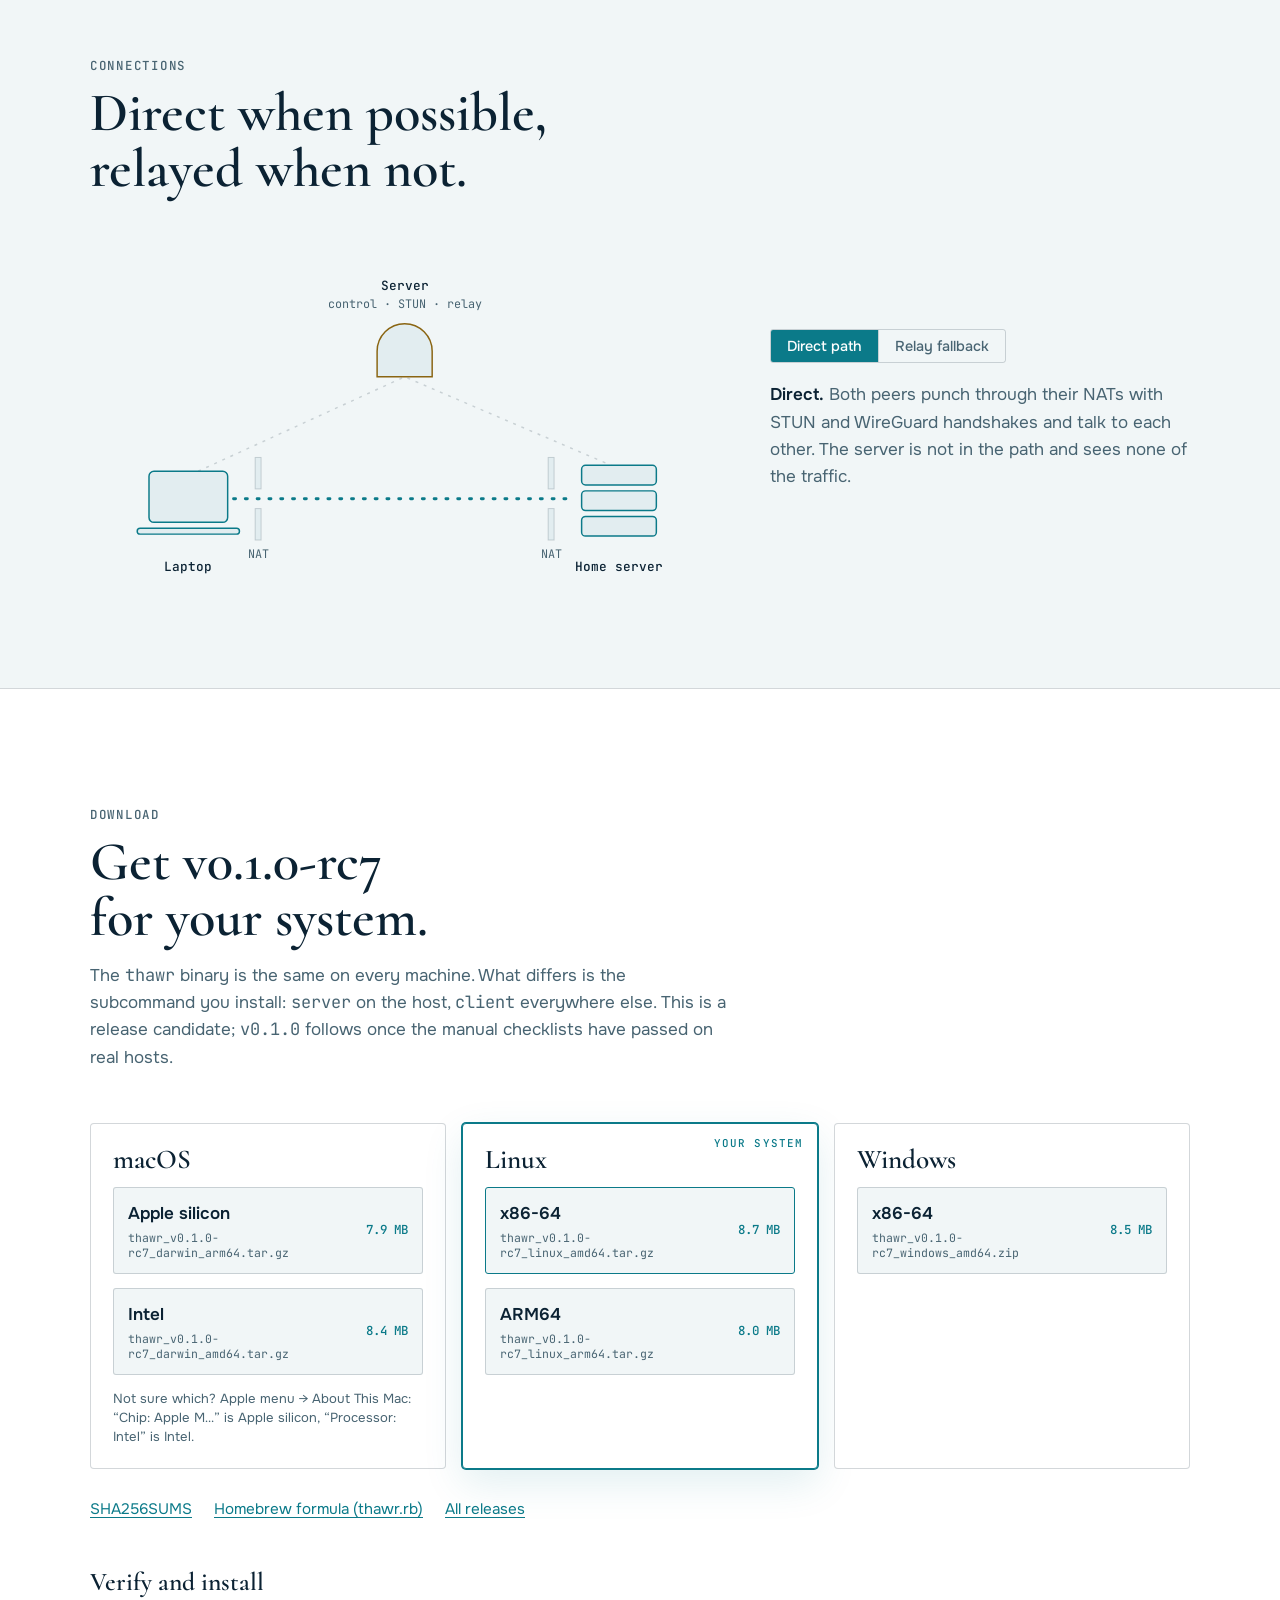
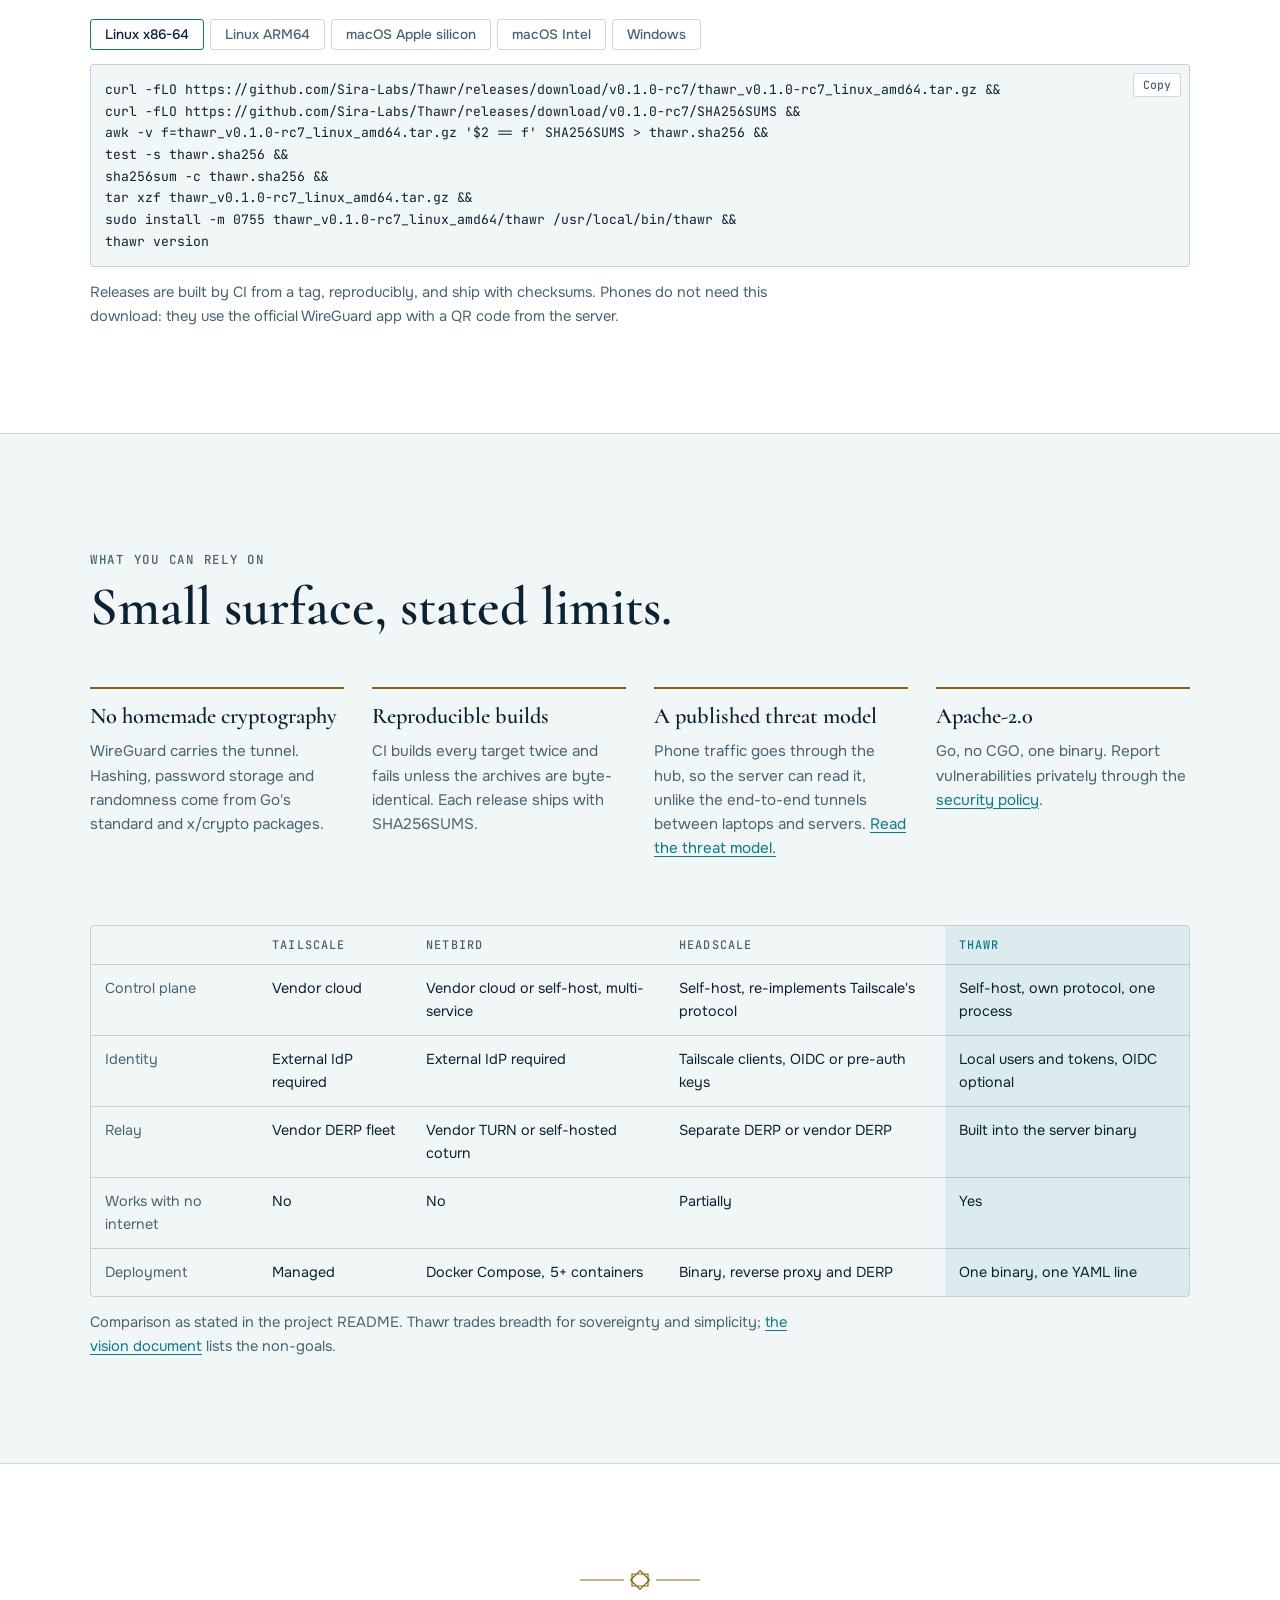
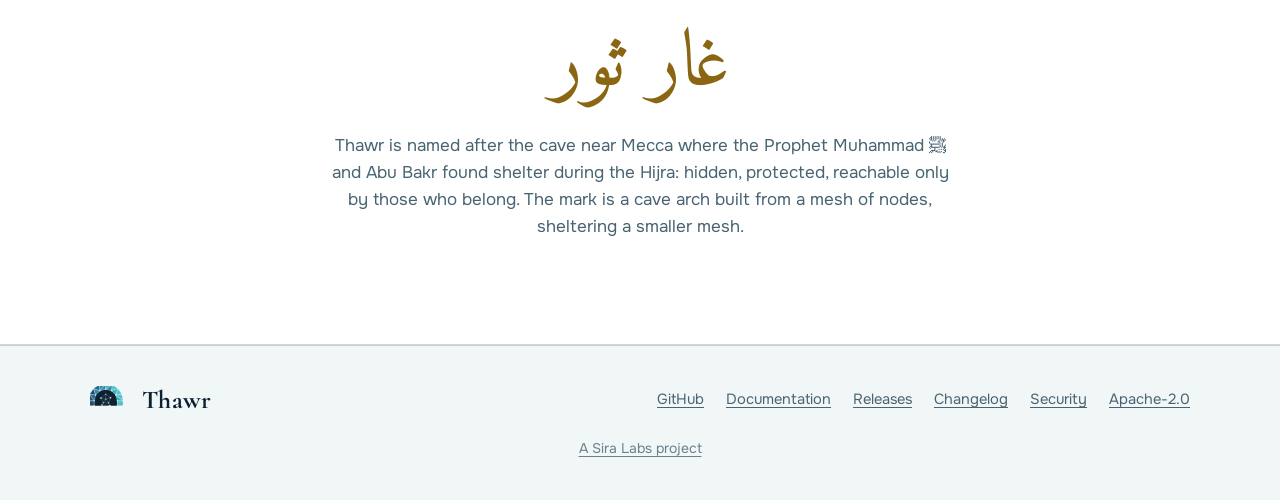
<file: thawr/index.html>
<!doctype html>
<html lang="en">
<head>
<meta charset="utf-8">
<meta name="viewport" content="width=device-width, initial-scale=1, viewport-fit=cover">
<meta name="color-scheme" content="dark light">
<meta name="description" content="Thawr is a self-hosted WireGuard private network. One binary, no cloud, works offline.">
<meta property="og:title" content="Thawr">
<meta property="og:description" content="One binary. No cloud. Works offline. A self-hosted WireGuard private network for your laptops, servers and phones.">
<title>Thawr</title>
<link rel="icon" href="data:image/svg+xml,%3Csvg xmlns=%22http://www.w3.org/2000/svg%22 viewBox=%220 0 64 64%22 width=%2264%22 height=%2264%22 role=%22img%22 aria-label=%22Thawr%22%3E%0A%3Crect width=%2264%22 height=%2264%22 rx=%2212%22 fill=%22%230b2233%22/%3E%0A%3Cdefs%3E%3ClinearGradient id=%22g%22 x1=%220%22 y1=%220%22 x2=%221%22 y2=%220%22%3E%3Cstop offset=%220%22 stop-color=%22%231d4f7a%22/%3E%3Cstop offset=%221%22 stop-color=%22%234fc3c8%22/%3E%3C/linearGradient%3E%3C/defs%3E%0A%3Cpath d=%22M13.0%2C48.0 L13.0%2C36.0 A19.0%2C19.0 0 0 1 51.0%2C36.0 L51.0%2C48.0%22 fill=%22none%22 stroke=%22url%28%23g%29%22 stroke-width=%229%22 stroke-linecap=%22butt%22/%3E%0A%3Ccircle cx=%2213.0%22 cy=%2236.0%22 r=%223%22 fill=%22%23ffffff%22/%3E%0A%3Ccircle cx=%2218.6%22 cy=%2222.6%22 r=%223%22 fill=%22%23ffffff%22/%3E%0A%3Ccircle cx=%2232.0%22 cy=%2217.0%22 r=%223%22 fill=%22%23ffffff%22/%3E%0A%3Ccircle cx=%2245.4%22 cy=%2222.6%22 r=%223%22 fill=%22%23ffffff%22/%3E%0A%3Ccircle cx=%2251.0%22 cy=%2236.0%22 r=%223%22 fill=%22%23ffffff%22/%3E%0A%3Cline x1=%2232%22 y1=%2233%22 x2=%2225%22 y2=%2243%22 stroke=%22%23ffffff%22 stroke-width=%221.6%22/%3E%0A%3Cline x1=%2232%22 y1=%2233%22 x2=%2239%22 y2=%2243%22 stroke=%22%23ffffff%22 stroke-width=%221.6%22/%3E%0A%3Cline x1=%2225%22 y1=%2243%22 x2=%2239%22 y2=%2243%22 stroke=%22%23ffffff%22 stroke-width=%221.6%22/%3E%0A%3Ccircle cx=%2232%22 cy=%2233%22 r=%223.2%22 fill=%22%233fb8c4%22/%3E%0A%3Ccircle cx=%2225%22 cy=%2243%22 r=%222.6%22 fill=%22%23ffffff%22/%3E%0A%3Ccircle cx=%2239%22 cy=%2243%22 r=%222.6%22 fill=%22%23ffffff%22/%3E%0A%3C/svg%3E" type="image/svg+xml">
<link rel="preconnect" href="https://fonts.googleapis.com">
<link rel="preconnect" href="https://fonts.gstatic.com" crossorigin>
<link rel="stylesheet" href="https://fonts.googleapis.com/css2?family=Amiri:wght@400;700&family=Cormorant:wght@500;600;700&family=JetBrains+Mono:wght@400;500&family=Onest:wght@400;500;600&display=swap">
<style>
/* Layout: sticky header, hero (copy left, rotating star rosette right), feature grid,
   steps beside a status terminal, direct/relay diagram, download cards, trust + comparison,
   origin note, footer. Geometry only: no figurative imagery anywhere. */
:root {
  --bg: #07141f;
  --surface: #0b2233;
  --surface-2: #103049;
  --fg: #e8f3f5;
  --muted: #9db8c2;
  --accent: #3fb8c4;
  --accent-ink: #04121b;
  --gold: #d9b46b;
  --line: rgba(79, 195, 200, 0.22);
  --glow: rgba(63, 184, 196, 0.16);
  --display: "Cormorant", "Iowan Old Style", Georgia, serif;
  --body: "Onest", system-ui, -apple-system, "Segoe UI", sans-serif;
  --mono: "JetBrains Mono", ui-monospace, SFMono-Regular, Menlo, Consolas, monospace;
  --arabic: "Amiri", "Noto Naskh Arabic", "Traditional Arabic", serif;
  color-scheme: dark;
}
@media (prefers-color-scheme: light) {
  :root:not([data-theme="dark"]) {
    --bg: #f1f6f7; --surface: #ffffff; --surface-2: #e2edf0; --fg: #0b2233; --muted: #486472;
    --accent: #0b7a89; --accent-ink: #ffffff; --gold: #8a6512;
    --line: rgba(11, 34, 51, 0.18); --glow: rgba(11, 122, 137, 0.12);
    color-scheme: light;
  }
}
:root[data-theme="light"] {
  --bg: #f1f6f7; --surface: #ffffff; --surface-2: #e2edf0; --fg: #0b2233; --muted: #486472;
  --accent: #0b7a89; --accent-ink: #ffffff; --gold: #8a6512;
  --line: rgba(11, 34, 51, 0.18); --glow: rgba(11, 122, 137, 0.12);
  color-scheme: light;
}

*, *::before, *::after { box-sizing: border-box; }
html { scroll-behavior: smooth; }
body {
  margin: 0;
  background: var(--bg);
  color: var(--fg);
  font: 400 1.0625rem/1.6 var(--body);
  -webkit-font-smoothing: antialiased;
  overflow-x: hidden;
}
a { color: var(--accent); text-underline-offset: 3px; }
a:hover { text-decoration-thickness: 2px; }
:focus-visible { outline: 2px solid var(--accent); outline-offset: 3px; border-radius: 3px; }
h1, h2, h3 { font-family: var(--display); font-weight: 600; margin: 0; text-wrap: balance; }
p { margin: 0; }
code, pre, .mono { font-family: var(--mono); }
.wrap { width: 100%; max-width: 1180px; margin-inline: auto; padding-inline: clamp(16px, 4vw, 40px); }
.sr { position: absolute; width: 1px; height: 1px; overflow: hidden; clip: rect(0 0 0 0); white-space: nowrap; }
.skip { position: absolute; left: 16px; top: -60px; background: var(--accent); color: var(--accent-ink); padding: 8px 14px; z-index: 30; }
.skip:focus { top: 8px; }

/* header */
.bar { position: sticky; top: env(safe-area-inset-top, 0px); z-index: 20; background: color-mix(in srgb, var(--bg) 88%, transparent); backdrop-filter: blur(10px); border-bottom: 1px solid var(--line); }
.bar .wrap { display: flex; align-items: center; justify-content: space-between; gap: 16px; padding-block: 10px; }
.brand { display: flex; align-items: center; gap: 10px; color: var(--fg); text-decoration: none; font: 700 1.6rem/1 var(--display); letter-spacing: 0.01em; }
.brand svg { width: 42px; height: 27px; }
.nav { display: flex; align-items: center; gap: clamp(14px, 3vw, 30px); font-size: 0.95rem; }
.nav a { color: var(--muted); text-decoration: none; }
.nav a:hover { color: var(--fg); }
.nav .btn { color: var(--accent-ink); }
@media (max-width: 720px) { .nav a:not(.btn) { display: none; } }

/* buttons */
.btn { display: inline-flex; align-items: center; gap: 10px; padding: 12px 20px; border-radius: 3px; border: 1px solid var(--accent); background: var(--accent); color: var(--accent-ink); font: 600 0.98rem/1.2 var(--body); text-decoration: none; cursor: pointer; transition: transform .2s, box-shadow .2s, background .2s; }
.btn:hover { transform: translateY(-2px); box-shadow: 0 8px 24px var(--glow); text-decoration: none; }
.btn.ghost { background: transparent; color: var(--fg); border-color: var(--line); }
.btn.ghost:hover { border-color: var(--accent); }
.btn.sm { padding: 8px 14px; font-size: 0.9rem; }

/* hero */
.hero { position: relative; overflow: hidden; border-bottom: 1px solid var(--line); }
.lattice { position: absolute; inset: 0; width: 100%; height: 100%; color: var(--line); opacity: 0.55; -webkit-mask-image: radial-gradient(ellipse 80% 90% at 70% 40%, #000 20%, transparent 75%); mask-image: radial-gradient(ellipse 80% 90% at 70% 40%, #000 20%, transparent 75%); }
.hero .wrap { position: relative; display: grid; grid-template-columns: minmax(0, 1.05fr) minmax(0, 0.95fr); align-items: center; gap: clamp(16px, 4vw, 56px); padding-block: clamp(40px, 7vw, 88px); }
.kicker { display: inline-flex; align-items: center; gap: 10px; font: 500 0.78rem/1 var(--mono); letter-spacing: 0.14em; text-transform: uppercase; color: var(--gold); }
.kicker svg { width: 16px; height: 16px; fill: none; stroke: currentColor; stroke-width: 1.4; }
.hero h1 { margin-top: 18px; font-size: clamp(3rem, 7.4vw, 5.8rem); line-height: 0.96; letter-spacing: -0.012em; }
.hero h1 span { display: block; }
.hero h1 .last { color: var(--accent); }
.lead { margin-top: 24px; max-width: 34rem; color: var(--muted); font-size: 1.14rem; }
.cta { margin-top: 32px; display: flex; flex-wrap: wrap; gap: 12px; }
.meta { margin-top: 22px; display: flex; flex-wrap: wrap; gap: 8px 18px; font: 400 0.82rem/1.4 var(--mono); color: var(--muted); }
.meta b { color: var(--fg); font-weight: 500; }
[hidden] { display: none !important; }
.art { justify-self: center; width: 100%; max-width: 540px; aspect-ratio: 1; }
.art svg { display: block; width: 100%; height: 100%; overflow: visible; }
@media (max-width: 860px) {
  .hero .wrap { grid-template-columns: minmax(0, 1fr); }
  .art { max-width: 280px; order: -1; }
}

/* hero art */
.ro-line { fill: none; stroke: var(--accent); stroke-width: 1.3; stroke-linejoin: round; opacity: 0.6; stroke-dasharray: 1; stroke-dashoffset: 0; animation: draw 2.6s cubic-bezier(.5,0,.2,1) both; }
.ro-line.gold { stroke: var(--gold); opacity: 0.7; }
.ro-line.faint { opacity: 0.28; }
.spin { transform-origin: 0 0; animation: spin 300s linear infinite; }
.spin.rev { animation-direction: reverse; animation-duration: 180s; }
.ro-link { stroke: var(--accent); stroke-width: 1.4; stroke-dasharray: 2 9; stroke-linecap: round; opacity: 0.7; animation: flow 1.6s linear infinite; }
.ro-node { fill: var(--accent); transform-box: fill-box; transform-origin: center; animation: pulse 3.2s ease-in-out infinite; }
.ro-glow { fill: url(#glow); }
@keyframes draw { from { stroke-dashoffset: 1; } to { stroke-dashoffset: 0; } }
@keyframes spin { to { transform: rotate(360deg); } }
@keyframes flow { to { stroke-dashoffset: -22; } }
@keyframes pulse { 0%, 100% { transform: scale(1); opacity: 0.9; } 50% { transform: scale(1.7); opacity: 0.5; } }

/* sections */
section { padding-block: clamp(56px, 9vw, 104px); }
.head { max-width: 40rem; margin-bottom: clamp(28px, 5vw, 52px); }
.eyebrow { font: 500 0.78rem/1 var(--mono); letter-spacing: 0.14em; text-transform: uppercase; color: var(--gold); }
.head h2 { margin-top: 14px; font-size: clamp(2.2rem, 4.6vw, 3.4rem); line-height: 1.02; }
.head p { margin-top: 16px; color: var(--muted); }
.alt { background: var(--surface); border-block: 1px solid var(--line); }

/* features */
.grid { display: grid; grid-template-columns: repeat(4, minmax(0, 1fr)); gap: 16px; }
@media (max-width: 1000px) { .grid { grid-template-columns: repeat(2, minmax(0, 1fr)); } }
@media (max-width: 560px) { .grid { grid-template-columns: minmax(0, 1fr); } }
.feat { padding: 22px; border: 1px solid var(--line); border-radius: 4px; background: var(--surface); transition: border-color .25s, transform .25s; }
.feat:hover { border-color: var(--accent); transform: translateY(-3px); }
.feat svg { display: block; width: 32px; height: 32px; fill: none; stroke: var(--accent); stroke-width: 1.5; stroke-linejoin: round; stroke-linecap: round; }
.feat h3 { margin-top: 16px; font-size: 1.5rem; line-height: 1.1; }
.feat p { margin-top: 10px; font-size: 0.96rem; color: var(--muted); }
.feat code { font-size: 0.86em; color: var(--fg); }

/* steps + terminal */
.split { display: grid; grid-template-columns: minmax(0, 1fr) minmax(0, 1fr); gap: clamp(24px, 4vw, 56px); align-items: start; }
@media (max-width: 900px) { .split { grid-template-columns: minmax(0, 1fr); } }
.steps { list-style: none; margin: 0; padding: 0; display: grid; gap: 22px; counter-reset: step; }
.steps li { counter-increment: step; display: grid; grid-template-columns: 2.4rem minmax(0, 1fr); gap: 14px; }
.steps li::before { content: counter(step); font: 600 1.7rem/1 var(--display); color: var(--gold); border-right: 1px solid var(--line); padding-right: 12px; text-align: right; }
.steps h3 { font-size: 1.35rem; line-height: 1.15; }
.steps p { margin-top: 6px; color: var(--muted); font-size: 0.96rem; }
.code { position: relative; margin-top: 12px; border: 1px solid var(--line); border-radius: 4px; background: var(--bg); }
.code pre { margin: 0; padding: 14px 52px 14px 14px; overflow-x: auto; font-size: 0.82rem; line-height: 1.65; color: var(--fg); white-space: pre; }
.copy { position: absolute; top: 8px; right: 8px; padding: 5px 9px; border: 1px solid var(--line); border-radius: 3px; background: var(--surface); color: var(--muted); font: 500 0.72rem/1 var(--mono); cursor: pointer; }
.copy:hover { color: var(--fg); border-color: var(--accent); }
.term { border: 1px solid var(--line); border-radius: 4px; background: var(--bg); overflow: hidden; }
.term header { display: flex; justify-content: space-between; gap: 12px; padding: 10px 14px; border-bottom: 1px solid var(--line); font: 500 0.74rem/1 var(--mono); color: var(--muted); }
.term header b { color: var(--fg); font-weight: 500; }
.term pre { margin: 0; padding: 16px; overflow-x: auto; font-size: 0.7rem; line-height: 1.7; color: var(--muted); }
.term .ok { color: var(--accent); }
.term .hl { color: var(--fg); }
.term .cur { display: inline-block; width: 0.55em; height: 1em; vertical-align: -0.15em; background: var(--accent); animation: blink 1.1s steps(1) infinite; }
@keyframes blink { 50% { opacity: 0; } }

/* diagram */
.dia-wrap { display: grid; grid-template-columns: minmax(0, 1.5fr) minmax(0, 1fr); gap: clamp(24px, 4vw, 56px); align-items: center; }
@media (max-width: 900px) { .dia-wrap { grid-template-columns: minmax(0, 1fr); } }
.dia { width: 100%; height: auto; display: block; }
.dia text { font-family: var(--mono); font-size: 12px; fill: var(--muted); }
.dia .t-strong { fill: var(--fg); font-size: 13px; font-weight: 500; }
.dia .dev { fill: var(--surface-2); stroke: var(--accent); stroke-width: 1.5; }
.dia .hub { fill: var(--surface-2); stroke: var(--gold); stroke-width: 1.5; }
.dia .nat { fill: var(--surface-2); stroke: var(--line); stroke-width: 1; }
.dia .ctl { fill: none; stroke: var(--line); stroke-width: 1.5; stroke-dasharray: 3 6; }
.dia .pd, .dia .pr { fill: none; stroke-width: 3; stroke-linecap: round; stroke-dasharray: 2 10; opacity: 0; transition: opacity .5s; animation: flow 1.2s linear infinite; }
.dia .pd { stroke: var(--accent); }
.dia .pr { stroke: var(--gold); }
.dia[data-mode="direct"] .pd, .dia[data-mode="relay"] .pr { opacity: 1; }
.seg { display: inline-flex; border: 1px solid var(--line); border-radius: 3px; overflow: hidden; }
.seg button { padding: 9px 16px; background: transparent; border: 0; color: var(--muted); font: 500 0.9rem/1 var(--body); cursor: pointer; }
.seg button + button { border-left: 1px solid var(--line); }
.seg button[aria-pressed="true"] { background: var(--accent); color: var(--accent-ink); }
.dia-note { margin-top: 18px; min-height: 7.2em; color: var(--muted); }
.dia-note b { color: var(--fg); font-weight: 600; }

/* download */
.dl-grid { display: grid; grid-template-columns: repeat(3, minmax(0, 1fr)); gap: 16px; }
@media (max-width: 900px) { .dl-grid { grid-template-columns: minmax(0, 1fr); } }
.os { position: relative; padding: 22px; border: 1px solid var(--line); border-radius: 4px; background: var(--surface); display: flex; flex-direction: column; gap: 14px; }
.os.me { border-color: var(--accent); box-shadow: 0 0 0 1px var(--accent), 0 14px 40px var(--glow); }
.os h3 { font-size: 1.7rem; line-height: 1; }
.os .tag { display: none; position: absolute; top: 14px; right: 14px; font: 500 0.68rem/1 var(--mono); letter-spacing: 0.1em; text-transform: uppercase; color: var(--accent); }
.os.me .tag { display: block; }
.dl { display: grid; grid-template-columns: minmax(0, 1fr) auto; align-items: center; gap: 4px 12px; padding: 12px 14px; border: 1px solid var(--line); border-radius: 3px; color: var(--fg); text-decoration: none; background: var(--bg); transition: border-color .2s, transform .2s; }
.dl:hover { border-color: var(--accent); transform: translateX(3px); }
.dl.pick { border-color: var(--accent); }
.os .hint { margin: 0; color: var(--muted); font-size: 0.82rem; line-height: 1.45; }
.dl b { font-weight: 600; }
.dl small { grid-column: 1; color: var(--muted); font: 400 0.72rem/1.3 var(--mono); overflow-wrap: anywhere; }
.dl span { grid-row: 1 / span 2; grid-column: 2; font: 500 0.78rem/1 var(--mono); color: var(--accent); }
.rel { margin-top: 28px; display: flex; flex-wrap: wrap; gap: 8px 22px; align-items: center; color: var(--muted); font-size: 0.95rem; }
.verify { margin-top: 40px; }
.verify h3 { font-size: 1.6rem; }
.tabs { margin-top: 16px; display: flex; gap: 6px; overflow-x: auto; padding-bottom: 2px; }
.tabs button { flex: none; padding: 8px 14px; border: 1px solid var(--line); border-radius: 3px; background: transparent; color: var(--muted); font: 500 0.85rem/1 var(--body); cursor: pointer; }
.tabs button[aria-pressed="true"] { border-color: var(--accent); color: var(--fg); background: var(--surface); }
.note { margin-top: 14px; color: var(--muted); font-size: 0.92rem; max-width: 46rem; }

/* trust + compare */
.trust { display: grid; grid-template-columns: repeat(4, minmax(0, 1fr)); gap: 28px; }
@media (max-width: 1000px) { .trust { grid-template-columns: repeat(2, minmax(0, 1fr)); } }
@media (max-width: 560px) { .trust { grid-template-columns: minmax(0, 1fr); } }
.trust h3 { font-size: 1.4rem; line-height: 1.15; padding-top: 14px; border-top: 2px solid var(--gold); }
.trust p { margin-top: 10px; font-size: 0.95rem; color: var(--muted); }
.tbl { margin-top: clamp(36px, 6vw, 64px); overflow-x: auto; border: 1px solid var(--line); border-radius: 4px; }
.tbl table { border-collapse: collapse; width: 100%; min-width: 720px; font-size: 0.9rem; }
.tbl th, .tbl td { text-align: left; padding: 12px 14px; border-bottom: 1px solid var(--line); vertical-align: top; }
.tbl th { font: 500 0.74rem/1.2 var(--mono); letter-spacing: 0.1em; text-transform: uppercase; color: var(--muted); }
.tbl tr:last-child td { border-bottom: 0; }
.tbl td:first-child { color: var(--muted); }
.tbl .us { background: color-mix(in srgb, var(--accent) 9%, transparent); color: var(--fg); }
.tbl th.us { color: var(--accent); }

/* origin */
.origin { text-align: center; }
.origin .ar { font: 400 clamp(3rem, 8vw, 5rem)/1.3 var(--arabic); color: var(--gold); }
.origin p { margin: 14px auto 0; max-width: 40rem; color: var(--muted); }
.origin .orn { margin: 0 auto; width: 120px; color: var(--gold); }

/* footer */
footer { padding-block: 40px; border-top: 1px solid var(--line); color: var(--muted); font-size: 0.92rem; }
footer .wrap { display: flex; flex-wrap: wrap; justify-content: space-between; gap: 18px 32px; align-items: center; }
footer nav { display: flex; flex-wrap: wrap; gap: 8px 22px; }
footer a { color: var(--muted); }
footer a:hover { color: var(--fg); }
.toast { position: fixed; left: 50%; bottom: calc(24px + env(safe-area-inset-bottom, 0px)); transform: translate(-50%, 20px); padding: 10px 16px; border-radius: 3px; background: var(--accent); color: var(--accent-ink); font: 500 0.85rem/1 var(--body); opacity: 0; pointer-events: none; transition: opacity .25s, transform .25s; z-index: 40; }
.toast.on { opacity: 1; transform: translate(-50%, 0); }

@media (prefers-reduced-motion: reduce) {
  html { scroll-behavior: auto; }
  *, *::before, *::after { animation: none !important; transition: none !important; }
}
</style>
<link rel="canonical" href="https://siralabs.org/thawr/">
<meta property="og:url" content="https://siralabs.org/thawr/">
<meta property="og:image" content="https://siralabs.org/thawr/assets/social-preview.png">
</head>
<body>
<svg width="0" height="0" style="position:absolute" aria-hidden="true" focusable="false">
  <defs>
    <symbol id="thawr-mark" viewBox="40 40 320 200"><g transform="translate(0,0) scale(1.0)">
<path d="M112.0,190.0 A88.0,88.0 0 0 1 288.0,190.0 L288.0,228.0 L112.0,228.0 Z" fill="#0b2233"/>
<polygon points="68.0,190.0 112.0,190.0 112.0,228.0 68.0,228.0" fill="#1d4f7a" stroke="#ffffff" stroke-width="2" stroke-linejoin="round"/>
<polygon points="288.0,190.0 332.0,190.0 332.0,228.0 288.0,228.0" fill="#4fc3c8" stroke="#ffffff" stroke-width="2" stroke-linejoin="round"/>
<polygon points="68.0,190.0 112.0,190.0 78.0,139.5" fill="#1d4f7a" stroke="#ffffff" stroke-width="2" stroke-linejoin="round"/>
<polygon points="112.0,190.0 78.0,139.5 123.8,146.0" fill="#24678f" stroke="#ffffff" stroke-width="2" stroke-linejoin="round"/>
<polygon points="78.0,139.5 123.8,146.0 106.7,96.7" fill="#1d4f7a" stroke="#ffffff" stroke-width="2" stroke-linejoin="round"/>
<polygon points="123.8,146.0 106.7,96.7 156.0,113.8" fill="#2b8aa8" stroke="#ffffff" stroke-width="2" stroke-linejoin="round"/>
<polygon points="106.7,96.7 156.0,113.8 149.5,68.0" fill="#24678f" stroke="#ffffff" stroke-width="2" stroke-linejoin="round"/>
<polygon points="149.5,68.0 156.0,113.8 200.0,58.0" fill="#2b8aa8" stroke="#ffffff" stroke-width="2" stroke-linejoin="round"/>
<polygon points="156.0,113.8 200.0,58.0 200.0,102.0" fill="#2b8aa8" stroke="#ffffff" stroke-width="2" stroke-linejoin="round"/>
<polygon points="200.0,58.0 200.0,102.0 250.5,68.0" fill="#3aaebf" stroke="#ffffff" stroke-width="2" stroke-linejoin="round"/>
<polygon points="200.0,102.0 250.5,68.0 244.0,113.8" fill="#2b8aa8" stroke="#ffffff" stroke-width="2" stroke-linejoin="round"/>
<polygon points="250.5,68.0 244.0,113.8 293.3,96.7" fill="#4fc3c8" stroke="#ffffff" stroke-width="2" stroke-linejoin="round"/>
<polygon points="244.0,113.8 293.3,96.7 276.2,146.0" fill="#3aaebf" stroke="#ffffff" stroke-width="2" stroke-linejoin="round"/>
<polygon points="293.3,96.7 276.2,146.0 322.0,139.5" fill="#4fc3c8" stroke="#ffffff" stroke-width="2" stroke-linejoin="round"/>
<polygon points="322.0,139.5 276.2,146.0 332.0,190.0" fill="#4fc3c8" stroke="#ffffff" stroke-width="2" stroke-linejoin="round"/>
<polygon points="276.2,146.0 332.0,190.0 288.0,190.0" fill="#3aaebf" stroke="#ffffff" stroke-width="2" stroke-linejoin="round"/>
<circle cx="68.0" cy="190.0" r="4.2" fill="#ffffff"/>
<circle cx="78.0" cy="139.5" r="4.2" fill="#ffffff"/>
<circle cx="106.7" cy="96.7" r="4.2" fill="#ffffff"/>
<circle cx="149.5" cy="68.0" r="4.2" fill="#ffffff"/>
<circle cx="200.0" cy="58.0" r="4.2" fill="#ffffff"/>
<circle cx="250.5" cy="68.0" r="4.2" fill="#ffffff"/>
<circle cx="293.3" cy="96.7" r="4.2" fill="#ffffff"/>
<circle cx="322.0" cy="139.5" r="4.2" fill="#ffffff"/>
<circle cx="332.0" cy="190.0" r="4.2" fill="#ffffff"/>
<circle cx="112.0" cy="190.0" r="4.2" fill="#ffffff"/>
<circle cx="123.8" cy="146.0" r="4.2" fill="#ffffff"/>
<circle cx="156.0" cy="113.8" r="4.2" fill="#ffffff"/>
<circle cx="200.0" cy="102.0" r="4.2" fill="#ffffff"/>
<circle cx="244.0" cy="113.8" r="4.2" fill="#ffffff"/>
<circle cx="276.2" cy="146.0" r="4.2" fill="#ffffff"/>
<circle cx="288.0" cy="190.0" r="4.2" fill="#ffffff"/>
<circle cx="68.0" cy="228.0" r="4.2" fill="#ffffff"/>
<circle cx="332.0" cy="228.0" r="4.2" fill="#ffffff"/>
<circle cx="112.0" cy="228.0" r="4.2" fill="#ffffff"/>
<circle cx="288.0" cy="228.0" r="4.2" fill="#ffffff"/>
<line x1="200" y1="140" x2="163" y2="168" stroke="#ffffff" stroke-width="1.6" stroke-opacity="0.85"/>
<line x1="200" y1="140" x2="237" y2="166" stroke="#ffffff" stroke-width="1.6" stroke-opacity="0.85"/>
<line x1="200" y1="140" x2="200" y2="178" stroke="#ffffff" stroke-width="1.6" stroke-opacity="0.85"/>
<line x1="163" y1="168" x2="182" y2="204" stroke="#ffffff" stroke-width="1.6" stroke-opacity="0.85"/>
<line x1="163" y1="168" x2="200" y2="178" stroke="#ffffff" stroke-width="1.6" stroke-opacity="0.85"/>
<line x1="237" y1="166" x2="222" y2="206" stroke="#ffffff" stroke-width="1.6" stroke-opacity="0.85"/>
<line x1="237" y1="166" x2="200" y2="178" stroke="#ffffff" stroke-width="1.6" stroke-opacity="0.85"/>
<line x1="182" y1="204" x2="200" y2="178" stroke="#ffffff" stroke-width="1.6" stroke-opacity="0.85"/>
<line x1="222" y1="206" x2="200" y2="178" stroke="#ffffff" stroke-width="1.6" stroke-opacity="0.85"/>
<line x1="182" y1="204" x2="222" y2="206" stroke="#ffffff" stroke-width="1.6" stroke-opacity="0.85"/>
<line x1="182" y1="204" x2="170" y2="222" stroke="#ffffff" stroke-width="1.6" stroke-opacity="0.85"/>
<line x1="222" y1="206" x2="232" y2="226" stroke="#ffffff" stroke-width="1.6" stroke-opacity="0.85"/>
<line x1="170" y1="222" x2="232" y2="226" stroke="#ffffff" stroke-width="1.6" stroke-opacity="0.85"/>
<circle cx="200" cy="140" r="4.6" fill="#3fb8c4" stroke="#ffffff" stroke-width="1.6"/>
<circle cx="163" cy="168" r="4.6" fill="#ffffff" stroke="#ffffff" stroke-width="1.6"/>
<circle cx="237" cy="166" r="4.6" fill="#ffffff" stroke="#ffffff" stroke-width="1.6"/>
<circle cx="182" cy="204" r="4.6" fill="#3fb8c4" stroke="#ffffff" stroke-width="1.6"/>
<circle cx="222" cy="206" r="4.6" fill="#3fb8c4" stroke="#ffffff" stroke-width="1.6"/>
<circle cx="200" cy="178" r="4.6" fill="#3fb8c4" stroke="#ffffff" stroke-width="1.6"/>
<circle cx="170" cy="222" r="4.6" fill="#ffffff" stroke="#ffffff" stroke-width="1.6"/>
<circle cx="232" cy="226" r="4.6" fill="#ffffff" stroke="#ffffff" stroke-width="1.6"/>
</g></symbol>
  </defs>
</svg>
<a class="skip" href="#main">Skip to content</a>

<header class="bar">
  <div class="wrap">
    <a class="brand" href="#top" aria-label="Thawr, home"><svg viewBox="40 40 320 200" aria-hidden="true"><use href="#thawr-mark"/></svg>Thawr</a>
    <nav class="nav" aria-label="Main">
      <a href="#why">Why Thawr</a>
      <a href="#how">How it works</a>
      <a href="https://github.com/Sira-Labs/Thawr">GitHub</a>
      <a class="btn sm" href="#download">Download</a>
    </nav>
  </div>
</header>

<main id="main">
<div class="hero" id="top">
  <svg class="lattice" aria-hidden="true" focusable="false">
    <defs>
      <pattern id="lat" width="64" height="64" patternUnits="userSpaceOnUse">
        <path d="M9.4 9.4H54.6V54.6H9.4Z M32 0L64 32L32 64L0 32Z" fill="none" stroke="currentColor" stroke-width="1"/>
      </pattern>
    </defs>
    <rect width="100%" height="100%" fill="url(#lat)"/>
  </svg>
  <div class="wrap">
    <div class="intro">
      <span class="kicker"><svg viewBox="0 0 16 16" aria-hidden="true"><path d="M3 3h10v10H3zM8 .8 15.2 8 8 15.2.8 8z"/></svg>Self-hosted private network</span>
      <h1><span>One binary.</span><span>No cloud.</span><span class="last">Works offline.</span></h1>
      <p class="lead">Thawr connects laptops, servers, phones and home machines across the internet as if they were on one LAN. WireGuard carries the traffic, a server you own decides who may join, and nothing phones home.</p>
      <div class="cta">
        <a class="btn" id="cta-main" href="#download">Download</a>
        <a class="btn ghost" href="https://github.com/Sira-Labs/Thawr">View on GitHub</a>
      </div>
      <p class="meta"><span><b data-tag>v0.1.0-rc7</b><span data-pre> release candidate</span></span><span>Apache-2.0</span><span>Linux · macOS · Windows</span></p>
    </div>
    <div class="art" aria-hidden="true">
      <svg id="rosette" viewBox="-260 -260 520 520" focusable="false">
        <defs>
          <radialGradient id="glow"><stop offset="0" stop-color="var(--accent)" stop-opacity="0.28"/><stop offset="1" stop-color="var(--accent)" stop-opacity="0"/></radialGradient>
        </defs>
        <circle class="ro-glow" r="200"/>
        <g class="spin" id="ro-outer"></g>
        <g class="spin rev" id="ro-inner"></g>
        <use href="#thawr-mark" x="-108" y="-68" width="216" height="135"/>
      </svg>
    </div>
  </div>
</div>

<section id="why">
  <div class="wrap">
    <div class="head">
      <p class="eyebrow">Why Thawr</p>
      <h2>A private network you own end to end.</h2>
      <p>No vendor control plane, no identity provider you must sign up for, no fleet of containers to keep alive. One process runs the network and it keeps running when the internet does not.</p>
    </div>
    <div class="grid">
      <article class="feat">
        <svg viewBox="0 0 32 32" aria-hidden="true"><path d="M11 4h10l7 7v10l-7 7H11l-7-7V11z"/><rect x="12" y="12" width="8" height="8"/></svg>
        <h3>One process, one line of config</h3>
        <p>A server starts with <code>public_addr</code> and nothing else. SQLite is embedded, so the whole server state is one directory.</p>
      </article>
      <article class="feat">
        <svg viewBox="0 0 32 32" aria-hidden="true"><rect x="5" y="5" width="16" height="16"/><rect x="11" y="11" width="16" height="16"/></svg>
        <h3>WireGuard, as it is</h3>
        <p>The kernel module where present, wireguard-go otherwise. Thawr never implements cryptography of its own.</p>
      </article>
      <article class="feat">
        <svg viewBox="0 0 32 32" aria-hidden="true"><circle cx="5" cy="20" r="2.5"/><circle cx="27" cy="20" r="2.5"/><path d="M8 20h16M9 15l7-8 7 8"/></svg>
        <h3>Direct first, relay when it must</h3>
        <p>Peers find each other with STUN and hole punching. When two strict NATs get in the way, the relay built into the server carries packets it cannot read.</p>
      </article>
      <article class="feat">
        <svg viewBox="0 0 32 32" aria-hidden="true"><path d="M16 3l11 4v8c0 7-5 11-11 14C10 26 5 22 5 15V7z"/><path d="M11 15l4 4 6-7"/></svg>
        <h3>Default deny</h3>
        <p>Write who may reach what in a YAML file you keep in git. A peer without a rule cannot see another, and the receiving peer filters ports as well.</p>
      </article>
      <article class="feat">
        <svg viewBox="0 0 32 32" aria-hidden="true"><rect x="4" y="4" width="9" height="9"/><rect x="19" y="4" width="9" height="9"/><rect x="4" y="19" width="9" height="9"/><path d="M19 19h3v3h-3zM25 25h3v3h-3zM19 25h3M25 19h3"/></svg>
        <h3>Phones join with a QR code</h3>
        <p>Scan it in the official WireGuard app. The server keeps only the public key, and the phone resolves peer names through the hub.</p>
      </article>
      <article class="feat">
        <svg viewBox="0 0 32 32" aria-hidden="true"><circle cx="5" cy="16" r="2.5"/><path d="M8 16h17M20 10l6 6-6 6"/></svg>
        <h3>Subnet routers and exit nodes</h3>
        <p>A Linux peer advertises the network behind it, or itself as an exit node. An admin approves, and the policy says who may use it.</p>
      </article>
      <article class="feat">
        <svg viewBox="0 0 32 32" aria-hidden="true"><circle cx="10" cy="16" r="6"/><path d="M16 16h12M24 16v5M28 16v4"/></svg>
        <h3>Keys that cannot change quietly</h3>
        <p>Every device pins the hub's key and the keys of the peers it reaches. A changed key stays out of the tunnel until you run <code>thawr client trust</code>. The optional network lock adds signatures the server never sees.</p>
      </article>
      <article class="feat">
        <svg viewBox="0 0 32 32" aria-hidden="true"><circle cx="16" cy="16" r="11"/><path d="M8 24 24 8"/></svg>
        <h3>Nothing phones home</h3>
        <p>It starts and runs with no internet access. Names like <code>nas.thawr</code> resolve from the netmap the client already has.</p>
      </article>
    </div>
  </div>
</section>

<section id="how" class="alt">
  <div class="wrap">
    <div class="head">
      <p class="eyebrow">How it works</p>
      <h2>From a bare server to a working network in four steps.</h2>
    </div>
    <div class="split">
      <ol class="steps">
        <li>
          <div>
            <h3>Start the server</h3>
            <p>On a host with a public address. This writes the config, registers the service and starts it at boot.</p>
            <div class="code"><pre>sudo thawr server install --public-addr vpn.example.com</pre><button class="copy" type="button">Copy</button></div>
          </div>
        </li>
        <li>
          <div>
            <h3>Create a user and a one-time token</h3>
            <p>The token enrols one device and then stops working.</p>
            <div class="code"><pre>thawr admin user create markus --role admin
thawr admin token create --owner markus --kind human</pre><button class="copy" type="button">Copy</button></div>
          </div>
        </li>
        <li>
          <div>
            <h3>Enrol each device</h3>
            <p>On every machine except the server. Phones use a QR code from <code>thawr admin peer add-mobile</code>.</p>
            <div class="code"><pre>sudo thawr client install --server https://vpn.example.com \
  --token thawr_... --fingerprint sha256:...</pre><button class="copy" type="button">Copy</button></div>
          </div>
        </li>
        <li>
          <div>
            <h3>Check the paths, then use the names</h3>
            <p>One table shows whether the control connection, a path to a peer or the policy is the problem.</p>
            <div class="code"><pre>thawr client status
ssh nas.thawr</pre><button class="copy" type="button">Copy</button></div>
          </div>
        </li>
      </ol>
      <div class="term" role="img" aria-label="Example output of thawr client status">
        <header><span><b>thawr client status</b></span><span>example output</span></header>
<pre><span class="hl">thawr 0.1.0 · alice-laptop 100.64.0.7</span>
server vpn.example.com:8443 <span class="ok">connected</span> (netmap #42, 3s ago)
WireGuard: kernel · thawr0 · listen 41820
NAT: cone (reflexive 203.0.113.9:41820)

PEER          IP           KIND    PATH                          HANDSHAKE
homelab-nas   100.64.0.3   server  <span class="ok">direct</span> 198.51.100.4:51820     12s
build-box     100.64.0.9   agent   <span class="ok">relay</span>                         3m
hub           100.64.0.1   server  <span class="ok">direct</span> vpn.example.com:51820  25s

Filter: 3 rules · 0 dropped (last 5 min)
<span class="cur"></span></pre>
      </div>
    </div>
  </div>
</section>

<section id="paths">
  <div class="wrap">
    <div class="head">
      <p class="eyebrow">Connections</p>
      <h2>Direct when possible, relayed when not.</h2>
    </div>
    <div class="dia-wrap">
      <svg class="dia" id="dia" data-mode="direct" viewBox="0 0 640 340" role="img" aria-label="Two devices behind NATs connect directly, or through the relay in the server">
        <path class="ctl" d="M110 226 L320 130 L530 220"/>
        <path class="pr" d="M110 226 L320 130 L530 220"/>
        <path class="hub" d="M292 130 V104 a28 28 0 0 1 56 0 V130 Z"/>
        <text class="t-strong" x="320" y="42" text-anchor="middle">Server</text>
        <text x="320" y="60" text-anchor="middle">control · STUN · relay</text>
        <g class="dev" transform="translate(60 226)">
          <rect x="0" y="0" width="80" height="52" rx="5"/><rect x="-12" y="58" width="104" height="6" rx="3"/>
        </g>
        <text class="t-strong" x="100" y="328" text-anchor="middle">Laptop</text>
        <g class="dev" transform="translate(500 220)">
          <rect x="0" y="0" width="76" height="20" rx="4"/><rect x="0" y="26" width="76" height="20" rx="4"/><rect x="0" y="52" width="76" height="20" rx="4"/>
        </g>
        <text class="t-strong" x="538" y="328" text-anchor="middle">Home server</text>
        <rect class="nat" x="168" y="212" width="6" height="32"/><rect class="nat" x="168" y="264" width="6" height="32"/>
        <rect class="nat" x="466" y="212" width="6" height="32"/><rect class="nat" x="466" y="264" width="6" height="32"/>
        <text x="171" y="314" text-anchor="middle">NAT</text><text x="469" y="314" text-anchor="middle">NAT</text>
        <path class="pd" d="M146 254 L494 254"/>
      </svg>
      <div>
        <div class="seg" role="group" aria-label="Connection path">
          <button type="button" id="m-direct" aria-pressed="true">Direct path</button>
          <button type="button" id="m-relay" aria-pressed="false">Relay fallback</button>
        </div>
        <p class="dia-note" id="dia-note"></p>
      </div>
    </div>
  </div>
</section>

<section id="download" class="alt">
  <div class="wrap">
    <div class="head">
      <p class="eyebrow">Download</p>
      <h2>Get <span data-tag>v0.1.0-rc7</span> for your system.</h2>
      <p>The <code>thawr</code> binary is the same on every machine. What differs is the subcommand you install: <code>server</code> on the host, <code>client</code> everywhere else.<span data-pre> This is a release candidate; <code data-final>v0.1.0</code> follows once the manual checklists have passed on real hosts.</span></p>
    </div>
    <div class="dl-grid">
      <div class="os" data-os="darwin">
        <span class="tag">Your system</span>
        <h3>macOS</h3>
        <a class="dl" data-key="darwin_arm64" href="https://github.com/Sira-Labs/Thawr/releases/download/v0.1.0-rc7/thawr_v0.1.0-rc7_darwin_arm64.tar.gz"><b>Apple silicon</b><span>7.9 MB</span><small>thawr_v0.1.0-rc7_darwin_arm64.tar.gz</small></a>
        <a class="dl" data-key="darwin_amd64" href="https://github.com/Sira-Labs/Thawr/releases/download/v0.1.0-rc7/thawr_v0.1.0-rc7_darwin_amd64.tar.gz"><b>Intel</b><span>8.4 MB</span><small>thawr_v0.1.0-rc7_darwin_amd64.tar.gz</small></a>
        <p class="hint">Not sure which? Apple menu &rarr; About This Mac: &ldquo;Chip: Apple M&hellip;&rdquo; is Apple silicon, &ldquo;Processor: Intel&rdquo; is Intel.</p>
      </div>
      <div class="os" data-os="linux">
        <span class="tag">Your system</span>
        <h3>Linux</h3>
        <a class="dl" data-key="linux_amd64" href="https://github.com/Sira-Labs/Thawr/releases/download/v0.1.0-rc7/thawr_v0.1.0-rc7_linux_amd64.tar.gz"><b>x86-64</b><span>8.7 MB</span><small>thawr_v0.1.0-rc7_linux_amd64.tar.gz</small></a>
        <a class="dl" data-key="linux_arm64" href="https://github.com/Sira-Labs/Thawr/releases/download/v0.1.0-rc7/thawr_v0.1.0-rc7_linux_arm64.tar.gz"><b>ARM64</b><span>8.0 MB</span><small>thawr_v0.1.0-rc7_linux_arm64.tar.gz</small></a>
      </div>
      <div class="os" data-os="windows">
        <span class="tag">Your system</span>
        <h3>Windows</h3>
        <a class="dl" data-key="windows_amd64" href="https://github.com/Sira-Labs/Thawr/releases/download/v0.1.0-rc7/thawr_v0.1.0-rc7_windows_amd64.zip"><b>x86-64</b><span>8.5 MB</span><small>thawr_v0.1.0-rc7_windows_amd64.zip</small></a>
      </div>
    </div>
    <p class="rel">
      <a id="l-sums" href="https://github.com/Sira-Labs/Thawr/releases/download/v0.1.0-rc7/SHA256SUMS">SHA256SUMS</a>
      <a id="l-brew" href="https://github.com/Sira-Labs/Thawr/releases/download/v0.1.0-rc7/thawr.rb">Homebrew formula (thawr.rb)</a>
      <a id="l-rel" href="https://github.com/Sira-Labs/Thawr/releases">All releases</a>
    </p>
    <div class="verify">
      <h3>Verify and install</h3>
      <div class="tabs" id="tabs" role="group" aria-label="Platform">
        <button type="button" data-key="linux_amd64" aria-pressed="true">Linux x86-64</button>
        <button type="button" data-key="linux_arm64" aria-pressed="false">Linux ARM64</button>
        <button type="button" data-key="darwin_arm64" aria-pressed="false">macOS Apple silicon</button>
        <button type="button" data-key="darwin_amd64" aria-pressed="false">macOS Intel</button>
        <button type="button" data-key="windows_amd64" aria-pressed="false">Windows</button>
      </div>
      <div class="code"><pre id="verify">curl -fLO https://github.com/Sira-Labs/Thawr/releases/download/v0.1.0-rc7/thawr_v0.1.0-rc7_linux_amd64.tar.gz &amp;&amp;
curl -fLO https://github.com/Sira-Labs/Thawr/releases/download/v0.1.0-rc7/SHA256SUMS &amp;&amp;
awk -v f=thawr_v0.1.0-rc7_linux_amd64.tar.gz '$2 == f' SHA256SUMS &gt; thawr.sha256 &amp;&amp;
test -s thawr.sha256 &amp;&amp;
sha256sum -c thawr.sha256 &amp;&amp;
tar xzf thawr_v0.1.0-rc7_linux_amd64.tar.gz &amp;&amp;
sudo install -m 0755 thawr_v0.1.0-rc7_linux_amd64/thawr /usr/local/bin/thawr &amp;&amp;
thawr version</pre><button class="copy" type="button">Copy</button></div>
      <p class="note">Releases are built by CI from a tag, reproducibly, and ship with checksums. Phones do not need this download: they use the official WireGuard app with a QR code from the server.</p>
    </div>
  </div>
</section>

<section id="trust">
  <div class="wrap">
    <div class="head">
      <p class="eyebrow">What you can rely on</p>
      <h2>Small surface, stated limits.</h2>
    </div>
    <div class="trust">
      <div><h3>No homemade cryptography</h3><p>WireGuard carries the tunnel. Hashing, password storage and randomness come from Go's standard and x/crypto packages.</p></div>
      <div><h3>Reproducible builds</h3><p>CI builds every target twice and fails unless the archives are byte-identical. Each release ships with SHA256SUMS.</p></div>
      <div><h3>A published threat model</h3><p>Phone traffic goes through the hub, so the server can read it, unlike the end-to-end tunnels between laptops and servers. <a href="https://github.com/Sira-Labs/Thawr/blob/main/docs/THREAT_MODEL.md">Read the threat model.</a></p></div>
      <div><h3>Apache-2.0</h3><p>Go, no CGO, one binary. Report vulnerabilities privately through the <a href="https://github.com/Sira-Labs/Thawr/security/policy">security policy</a>.</p></div>
    </div>
    <div class="tbl">
      <table>
        <thead><tr><th></th><th>Tailscale</th><th>NetBird</th><th>Headscale</th><th class="us">Thawr</th></tr></thead>
        <tbody>
          <tr><td>Control plane</td><td>Vendor cloud</td><td>Vendor cloud or self-host, multi-service</td><td>Self-host, re-implements Tailscale's protocol</td><td class="us">Self-host, own protocol, one process</td></tr>
          <tr><td>Identity</td><td>External IdP required</td><td>External IdP required</td><td>Tailscale clients, OIDC or pre-auth keys</td><td class="us">Local users and tokens, OIDC optional</td></tr>
          <tr><td>Relay</td><td>Vendor DERP fleet</td><td>Vendor TURN or self-hosted coturn</td><td>Separate DERP or vendor DERP</td><td class="us">Built into the server binary</td></tr>
          <tr><td>Works with no internet</td><td>No</td><td>No</td><td>Partially</td><td class="us">Yes</td></tr>
          <tr><td>Deployment</td><td>Managed</td><td>Docker Compose, 5+ containers</td><td>Binary, reverse proxy and DERP</td><td class="us">One binary, one YAML line</td></tr>
        </tbody>
      </table>
    </div>
    <p class="note">Comparison as stated in the project README. Thawr trades breadth for sovereignty and simplicity; <a href="https://github.com/Sira-Labs/Thawr/blob/main/docs/VISION.md">the vision document</a> lists the non-goals.</p>
  </div>
</section>

<section class="origin alt">
  <div class="wrap">
    <svg class="orn" viewBox="0 0 120 24" aria-hidden="true" fill="none" stroke="currentColor" stroke-width="1.2"><path d="M0 12h44M76 12h44"/><path d="M52 6h16v12H52zM60 2.5l9.5 9.5-9.5 9.5L50.5 12z"/></svg>
    <p class="ar" lang="ar" dir="rtl">غار ثور</p>
    <p>Thawr is named after the cave near Mecca where the Prophet Muhammad ﷺ and Abu Bakr found shelter during the Hijra: hidden, protected, reachable only by those who belong. The mark is a cave arch built from a mesh of nodes, sheltering a smaller mesh.</p>
  </div>
</section>
</main>

<footer>
  <div class="wrap">
    <a class="brand" href="#top" aria-label="Thawr, back to top"><svg viewBox="40 40 320 200" aria-hidden="true"><use href="#thawr-mark"/></svg>Thawr</a>
    <nav aria-label="Project">
      <a href="https://github.com/Sira-Labs/Thawr">GitHub</a>
      <a href="https://github.com/Sira-Labs/Thawr/tree/main/docs">Documentation</a>
      <a href="https://github.com/Sira-Labs/Thawr/releases">Releases</a>
      <a href="https://github.com/Sira-Labs/Thawr/blob/main/CHANGELOG.md">Changelog</a>
      <a href="https://github.com/Sira-Labs/Thawr/security/policy">Security</a>
      <a href="https://github.com/Sira-Labs/Thawr/blob/main/LICENSE">Apache-2.0</a>
    </nav>
  </div>
<p class="sira-labs-backlink" style="margin: 24px auto 0; text-align: center; font-size: 14px; opacity: 0.8"><a href="/" style="color: inherit">A Sira Labs project</a></p>
</footer>
<div class="toast" id="toast" role="status" aria-live="polite">Copied</div>

<script>
(function () {
  var NS = "http://www.w3.org/2000/svg";
  var REPO = "Sira-Labs/Thawr";
  var reduce = window.matchMedia && window.matchMedia("(prefers-reduced-motion: reduce)").matches;

  function el(name, attrs, parent) {
    var n = document.createElementNS(NS, name);
    for (var k in attrs) n.setAttribute(k, attrs[k]);
    if (parent) parent.appendChild(n);
    return n;
  }
  function pt(r, deg) { var a = deg * Math.PI / 180; return [r * Math.cos(a), r * Math.sin(a)]; }

  // Star polygon {n/k}: joins every k-th vertex of a regular n-gon. gcd(n,k) > 1 gives compound shapes.
  function starPath(n, k, R, rot) {
    var g = gcd(n, k), parts = [];
    for (var s = 0; s < g; s++) {
      var d = "";
      for (var i = 0; i <= n / g; i++) {
        var p = pt(R, rot + ((s + i * k) % n) * 360 / n);
        d += (i === 0 ? "M" : "L") + p[0].toFixed(2) + " " + p[1].toFixed(2);
      }
      parts.push(d + "Z");
    }
    return parts.join(" ");
  }
  function gcd(a, b) { return b ? gcd(b, a % b) : a; }

  function buildRosette() {
    var outer = document.getElementById("ro-outer"), inner = document.getElementById("ro-inner");
    if (!outer || !inner) return;
    var delay = 0;
    function line(parent, d, cls) {
      var p = el("path", { d: d, "class": "ro-line " + (cls || ""), pathLength: "1" }, parent);
      p.style.animationDelay = (delay += 0.25) + "s";
    }
    line(outer, "M-236 0a236 236 0 1 0 472 0a236 236 0 1 0 -472 0", "faint");
    line(outer, starPath(8, 3, 224, -90));
    line(inner, starPath(8, 2, 168, -90), "gold");
    line(inner, "M-128 0a128 128 0 1 0 256 0a128 128 0 1 0 -256 0", "faint");
    for (var i = 0; i < 8; i++) {
      var a = -90 + i * 45, p0 = pt(104, a), p1 = pt(224, a);
      el("line", { "class": "ro-link", x1: p0[0].toFixed(1), y1: p0[1].toFixed(1), x2: p1[0].toFixed(1), y2: p1[1].toFixed(1) }, outer)
        .style.animationDelay = (i * -0.2) + "s";
      var n = el("circle", { "class": "ro-node", cx: p1[0].toFixed(1), cy: p1[1].toFixed(1), r: "4" }, outer);
      n.style.animationDelay = (i * 0.4) + "s";
    }
  }

  // Direct / relay diagram
  var dia = document.getElementById("dia"), note = document.getElementById("dia-note");
  var bd = document.getElementById("m-direct"), br = document.getElementById("m-relay");
  var TEXT = {
    direct: "<b>Direct.</b> Both peers punch through their NATs with STUN and WireGuard handshakes and talk to each other. The server is not in the path and sees none of the traffic.",
    relay: "<b>Relay.</b> When two symmetric NATs or a strict firewall block a direct path, packets go through the relay built into the server. They stay end-to-end encrypted, and the path upgrades to direct on its own when the network allows."
  };
  var timer = null;
  function setMode(m) {
    dia.setAttribute("data-mode", m);
    bd.setAttribute("aria-pressed", String(m === "direct"));
    br.setAttribute("aria-pressed", String(m === "relay"));
    note.innerHTML = TEXT[m];
  }
  function stopCycle() { if (timer) { clearInterval(timer); timer = null; } }
  bd.addEventListener("click", function () { stopCycle(); setMode("direct"); });
  br.addEventListener("click", function () { stopCycle(); setMode("relay"); });
  setMode("direct");
  if (!reduce) timer = setInterval(function () { setMode(dia.getAttribute("data-mode") === "direct" ? "relay" : "direct"); }, 7000);

  // Copy buttons
  var toast = document.getElementById("toast"), toastTimer = null;
  function say(msg) {
    toast.textContent = msg; toast.classList.add("on");
    clearTimeout(toastTimer); toastTimer = setTimeout(function () { toast.classList.remove("on"); }, 1600);
  }
  Array.prototype.forEach.call(document.querySelectorAll(".copy"), function (b) {
    b.addEventListener("click", function () {
      var pre = b.parentNode.querySelector("pre");
      var text = pre.textContent;
      function fallback() {
        var r = document.createRange(); r.selectNodeContents(pre);
        var s = window.getSelection(); s.removeAllRanges(); s.addRange(r);
        say("Selected, press copy");
      }
      if (navigator.clipboard && navigator.clipboard.writeText) {
        navigator.clipboard.writeText(text).then(function () { say("Copied"); }, fallback);
      } else fallback();
    });
  });

  // Downloads
  var verify = document.getElementById("verify"), tabs = document.getElementById("tabs");
  var state = { tag: "v0.1.0-rc7", key: "linux_amd64" };
  var BASE = "https://github.com/" + REPO + "/releases/download/";
  var LABEL = { linux_amd64: "linux_amd64", linux_arm64: "linux_arm64", darwin_arm64: "darwin_arm64", darwin_amd64: "darwin_amd64", windows_amd64: "windows_amd64" };

  function snippet(key, tag) {
    var base = BASE + tag + "/", name = "thawr_" + tag + "_" + key;
    // A failed download or check must stop the install even when the block is pasted line by
    // line: PowerShell runs everything in one try with -ErrorAction Stop, and the shell chains
    // every step with &&. The checksum line is the one whose file name is exactly the archive.
    if (key.indexOf("windows") === 0) {
      return "try {\n" +
        "  Invoke-WebRequest " + base + name + ".zip -OutFile thawr.zip -UseBasicParsing -ErrorAction Stop\n" +
        "  Invoke-WebRequest " + base + "SHA256SUMS -OutFile SHA256SUMS -UseBasicParsing -ErrorAction Stop\n" +
        "  $line = Get-Content SHA256SUMS | Where-Object { ($_ -split '\\s+')[1] -eq '" + name + ".zip' }\n" +
        "  $actual = (Get-FileHash thawr.zip -Algorithm SHA256).Hash\n" +
        "  if (-not $line -or ($line -split '\\s+')[0] -ne $actual) { throw 'SHA256 mismatch: do not use thawr.zip' }\n" +
        "  Expand-Archive thawr.zip . -Force -ErrorAction Stop\n" +
        "  & .\\" + name + "\\thawr.exe version\n" +
        "} catch { Write-Error $_ }";
    }
    var sum = key.indexOf("darwin") === 0 ? "shasum -a 256" : "sha256sum";
    return "curl -fLO " + base + name + ".tar.gz &&\n" +
      "curl -fLO " + base + "SHA256SUMS &&\n" +
      "awk -v f=" + name + ".tar.gz '$2 == f' SHA256SUMS > thawr.sha256 &&\n" +
      "test -s thawr.sha256 &&\n" +
      sum + " -c thawr.sha256 &&\n" +
      "tar xzf " + name + ".tar.gz &&\n" +
      "sudo install -m 0755 " + name + "/thawr /usr/local/bin/thawr &&\n" +
      "thawr version";
  }
  function showVerify(key) {
    state.key = key;
    verify.textContent = key ? snippet(key, state.tag) : "# Choose macOS Apple silicon or macOS Intel above for your Mac's commands.";
    Array.prototype.forEach.call(tabs.children, function (b) { b.setAttribute("aria-pressed", String(b.getAttribute("data-key") === key)); });
  }
  Array.prototype.forEach.call(tabs.children, function (b) {
    b.addEventListener("click", function () { showVerify(b.getAttribute("data-key")); });
  });

  // The OS, from the user agent. A Mac is only "darwin": browsers report
  // "MacIntel" on Apple silicon too, so the CPU is found by macArch().
  function detectOS() {
    var s = ((navigator.userAgentData && navigator.userAgentData.platform) || navigator.platform || "") + " " + (navigator.userAgent || "");
    s = s.toLowerCase();
    if (/android|iphone|ipad|ipod/.test(s)) return null;
    if (/windows|win32|win64/.test(s)) return "windows_amd64";
    if (/mac/.test(s)) return "darwin";
    if (/linux|x11|cros/.test(s)) return /aarch64|arm/.test(s) ? "linux_arm64" : "linux_amd64";
    return null;
  }
  // The Mac's CPU, or null when the browser does not tell. Chromium
  // reports the architecture and Firefox names the GPU (Apple M… or
  // Intel, AMD); Safari hides both, and then the visitor chooses.
  function macArch() {
    function fromGL() {
      try {
        var gl = document.createElement("canvas").getContext("webgl");
        if (!gl) return null;
        var ext = gl.getExtension("WEBGL_debug_renderer_info");
        var r = ext ? String(gl.getParameter(ext.UNMASKED_RENDERER_WEBGL) || "").toLowerCase() : "";
        if (/apple m\d/.test(r)) return "darwin_arm64";
        if (/intel|amd|radeon|nvidia|geforce/.test(r)) return "darwin_amd64";
      } catch (e) {}
      return null;
    }
    var uad = navigator.userAgentData;
    if (uad && uad.getHighEntropyValues) {
      return uad.getHighEntropyValues(["architecture"]).then(function (v) {
        if (v.architecture === "arm") return "darwin_arm64";
        if (v.architecture === "x86") return "darwin_amd64";
        return fromGL();
      }, fromGL);
    }
    return Promise.resolve(fromGL());
  }
  var detected = null;
  function applyDetected(key) {
    if (!key) return;
    detected = key;
    var card = document.querySelector('.os[data-os="' + key.split("_")[0] + '"]');
    if (card) card.classList.add("me");
    Array.prototype.forEach.call(document.querySelectorAll(".dl"), function (d) { d.classList.toggle("pick", d.getAttribute("data-key") === key); });
    var cta = document.getElementById("cta-main");
    var os = { darwin: "macOS", linux: "Linux", windows: "Windows" }[key.split("_")[0]];
    var a = document.querySelector('.dl[data-key="' + key + '"]');
    if (cta) {
      // A Mac whose CPU is unknown gets the choice, not a guess.
      cta.href = a ? a.href : "#download";
      cta.textContent = a ? "Download for " + os + (key === "darwin_amd64" ? " (Intel)" : key === "darwin_arm64" ? " (Apple silicon)" : "") : "Download for " + os;
    }
    // An unknown Mac gets no commands until the visitor picks a tab.
    showVerify(a ? key : null);
  }
  var os = detectOS();
  applyDetected(os);
  if (os === "darwin") macArch().then(function (key) { if (key) applyDetected(key); }, function () {});

  function fmt(n) { return (n / 1e6).toFixed(1) + " MB"; }
  function findAsset(rel, name) {
    for (var i = 0; i < rel.assets.length; i++) if (rel.assets[i].name === name) return rel.assets[i];
    return null;
  }
  // The page switches to a release only when it has every archive, SHA256SUMS and the
  // Homebrew formula, so links, commands and checksums always name one version.
  function applyRelease(rel) {
    if (!rel || !rel.tag_name || !rel.assets) return;
    var tag = rel.tag_name, cards = document.querySelectorAll(".dl"), found = [];
    for (var i = 0; i < cards.length; i++) {
      var key = cards[i].getAttribute("data-key");
      var ext = key.indexOf("windows") === 0 ? ".zip" : ".tar.gz";
      var as = findAsset(rel, "thawr_" + tag + "_" + key + ext);
      if (!as) return;
      found.push(as);
    }
    if (!findAsset(rel, "SHA256SUMS") || !findAsset(rel, "thawr.rb")) return;
    state.tag = tag;
    Array.prototype.forEach.call(cards, function (a, i) {
      a.href = found[i].browser_download_url;
      a.querySelector("small").textContent = found[i].name;
      a.querySelector("span").textContent = fmt(found[i].size);
    });
    Array.prototype.forEach.call(document.querySelectorAll("[data-tag]"), function (n) { n.textContent = tag; });
    // A pre-release names the version it leads to; a stable release drops the note.
    Array.prototype.forEach.call(document.querySelectorAll("[data-pre]"), function (n) { n.hidden = !rel.prerelease; });
    Array.prototype.forEach.call(document.querySelectorAll("[data-final]"), function (n) { n.textContent = tag.replace(/-.*/, ""); });
    document.getElementById("l-sums").href = BASE + tag + "/SHA256SUMS";
    document.getElementById("l-brew").href = BASE + tag + "/thawr.rb";
    var hero = document.getElementById("cta-main");
    if (detected) { var d = document.querySelector('.dl[data-key="' + detected + '"]'); if (d && hero) hero.href = d.href; }
    showVerify(state.key);
  }
  // Newest published release, pre-releases included. Falls back silently to the links above.
  try {
    fetch("https://api.github.com/repos/" + REPO + "/releases?per_page=5", { headers: { Accept: "application/vnd.github+json" } })
      .then(function (r) { return r.ok ? r.json() : Promise.reject(r.status); })
      .then(function (list) {
        for (var i = 0; i < list.length; i++) if (!list[i].draft) { applyRelease(list[i]); break; }
      })
      .catch(function () {});
  } catch (e) {}

  buildRosette();
})();
</script>
</body>
</html>
</file>
